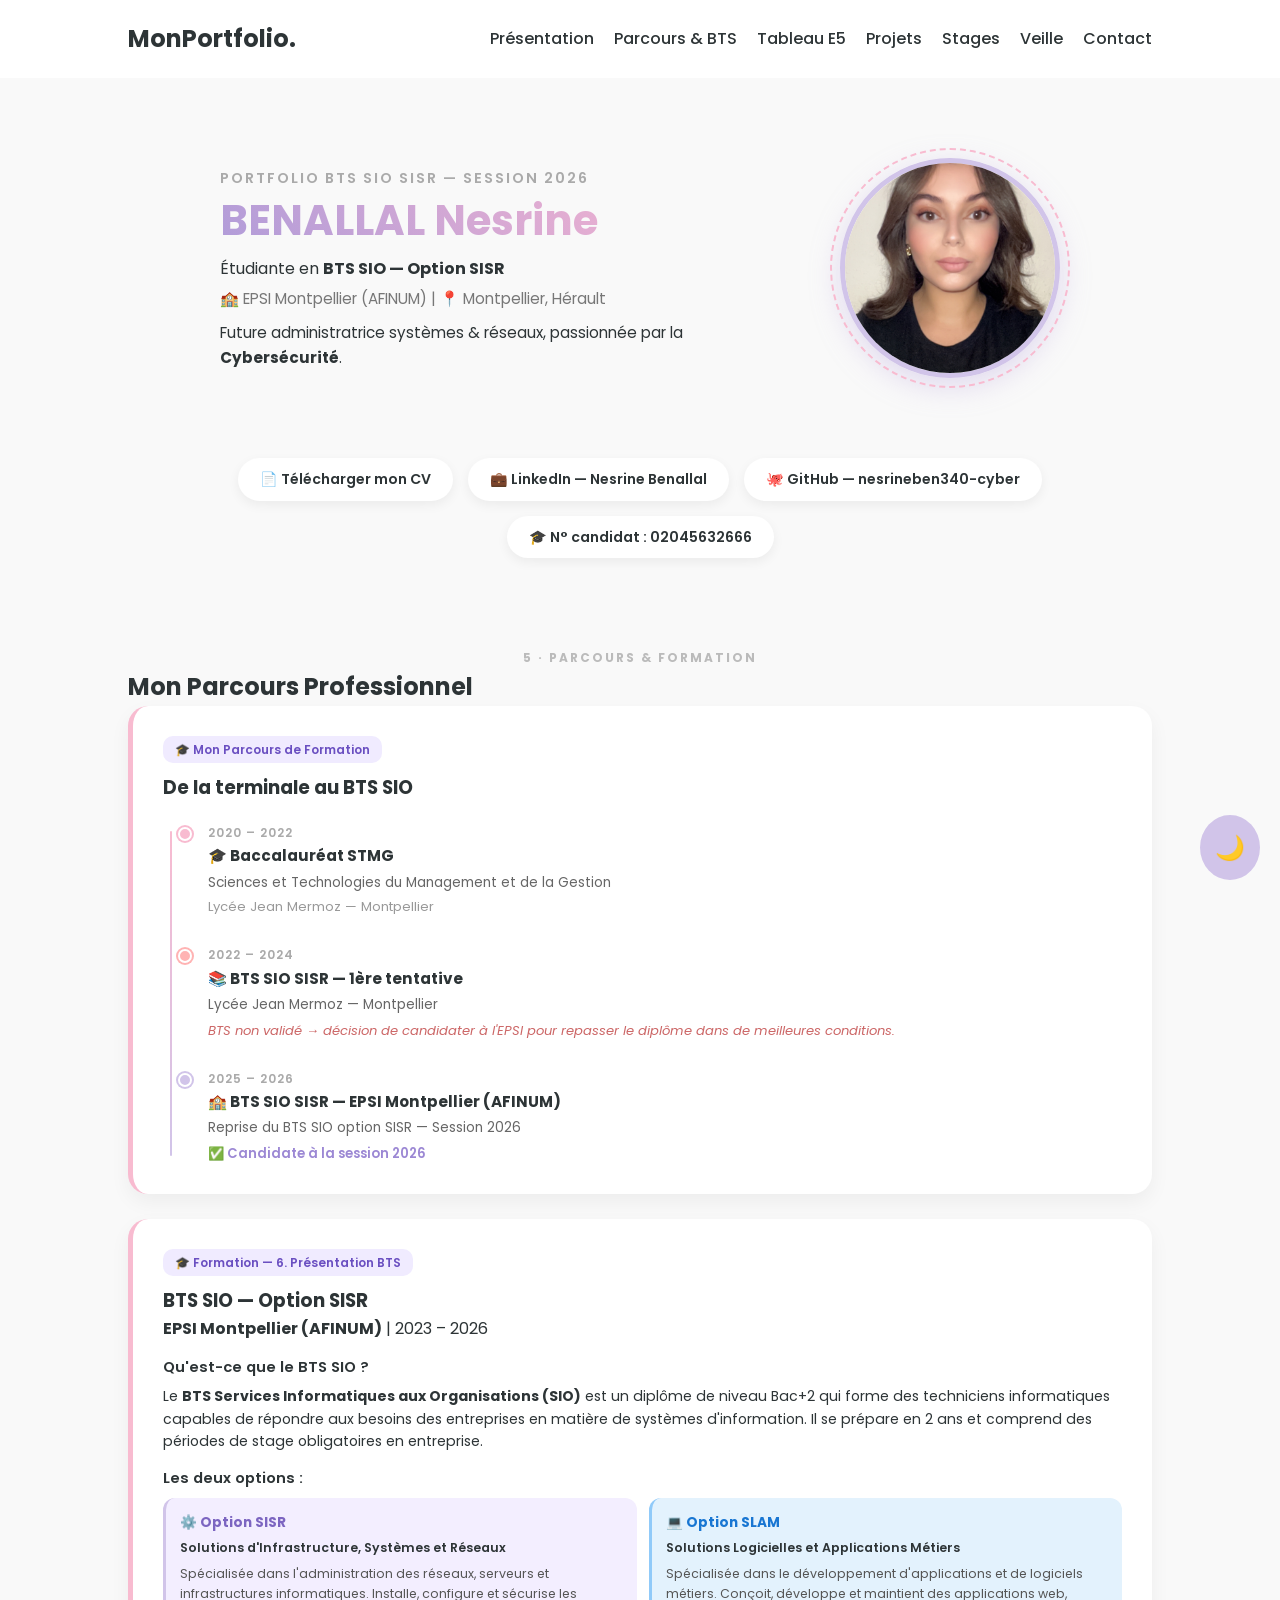
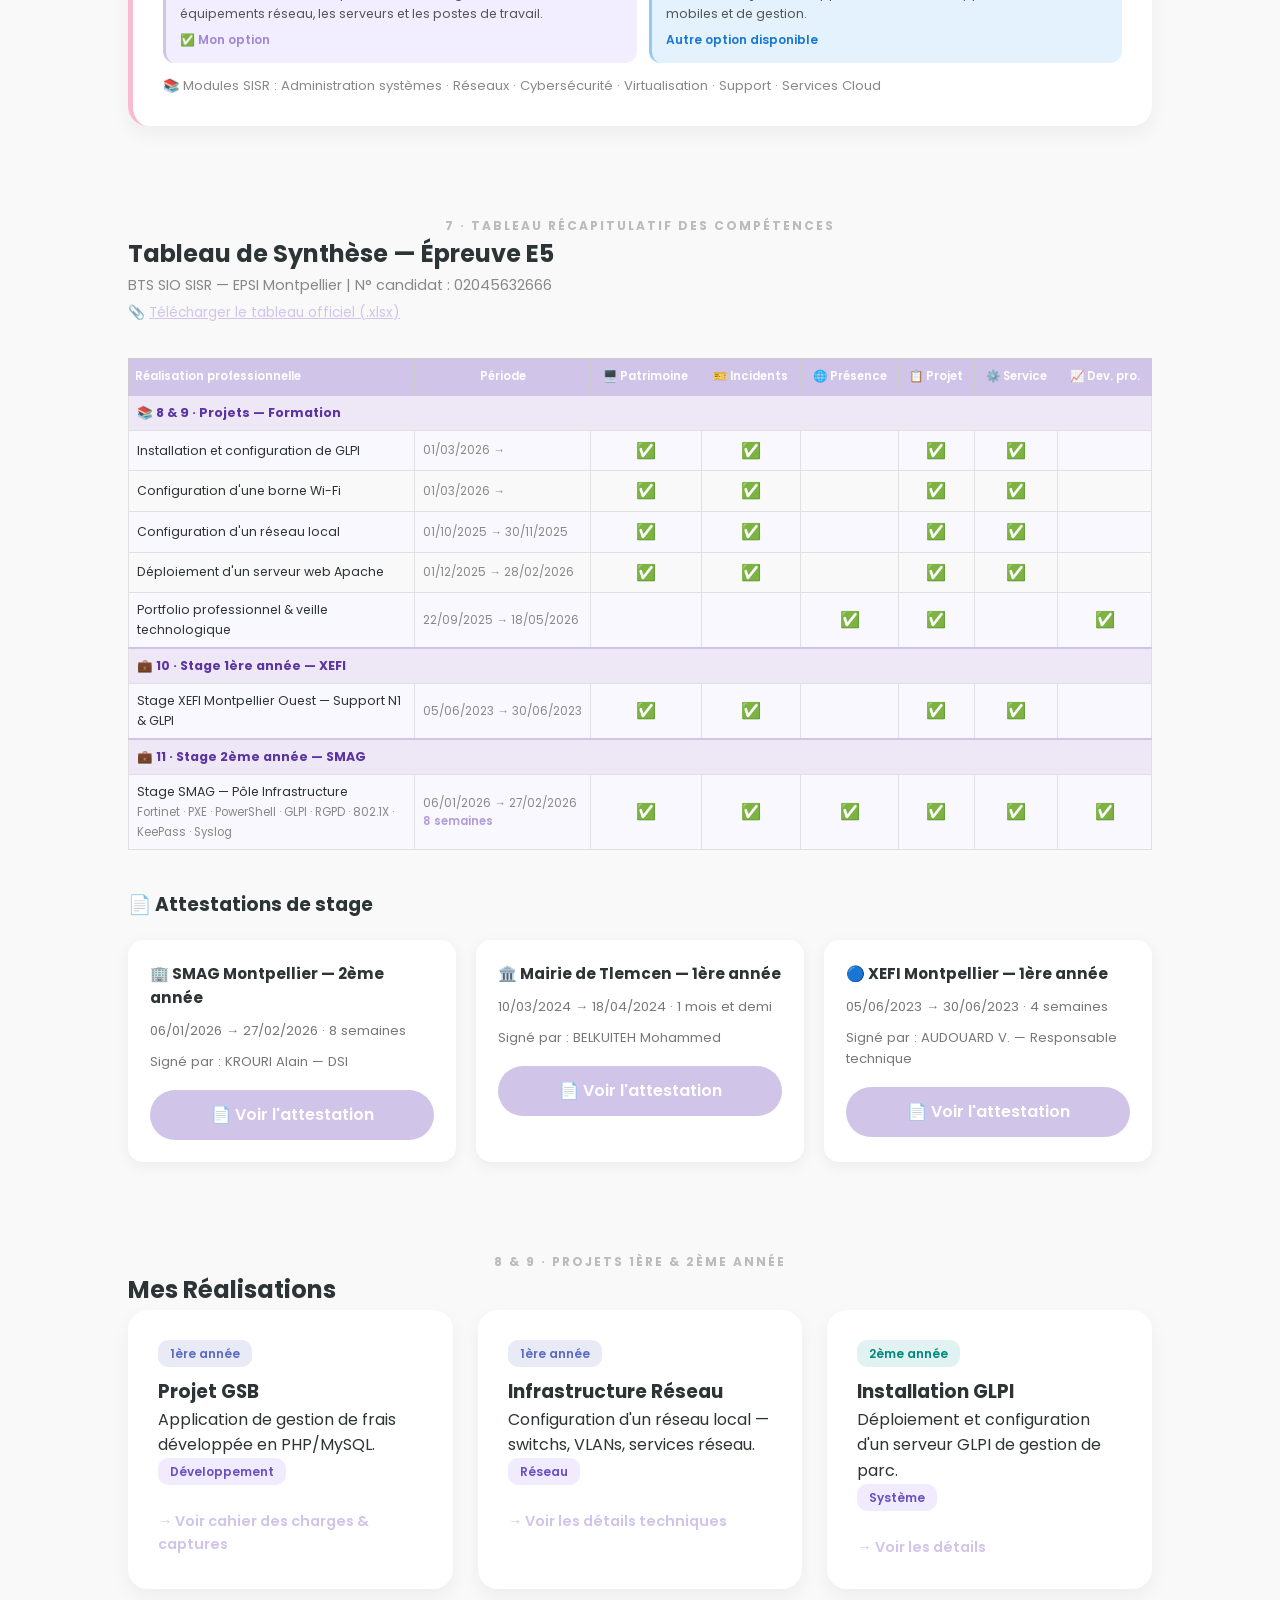
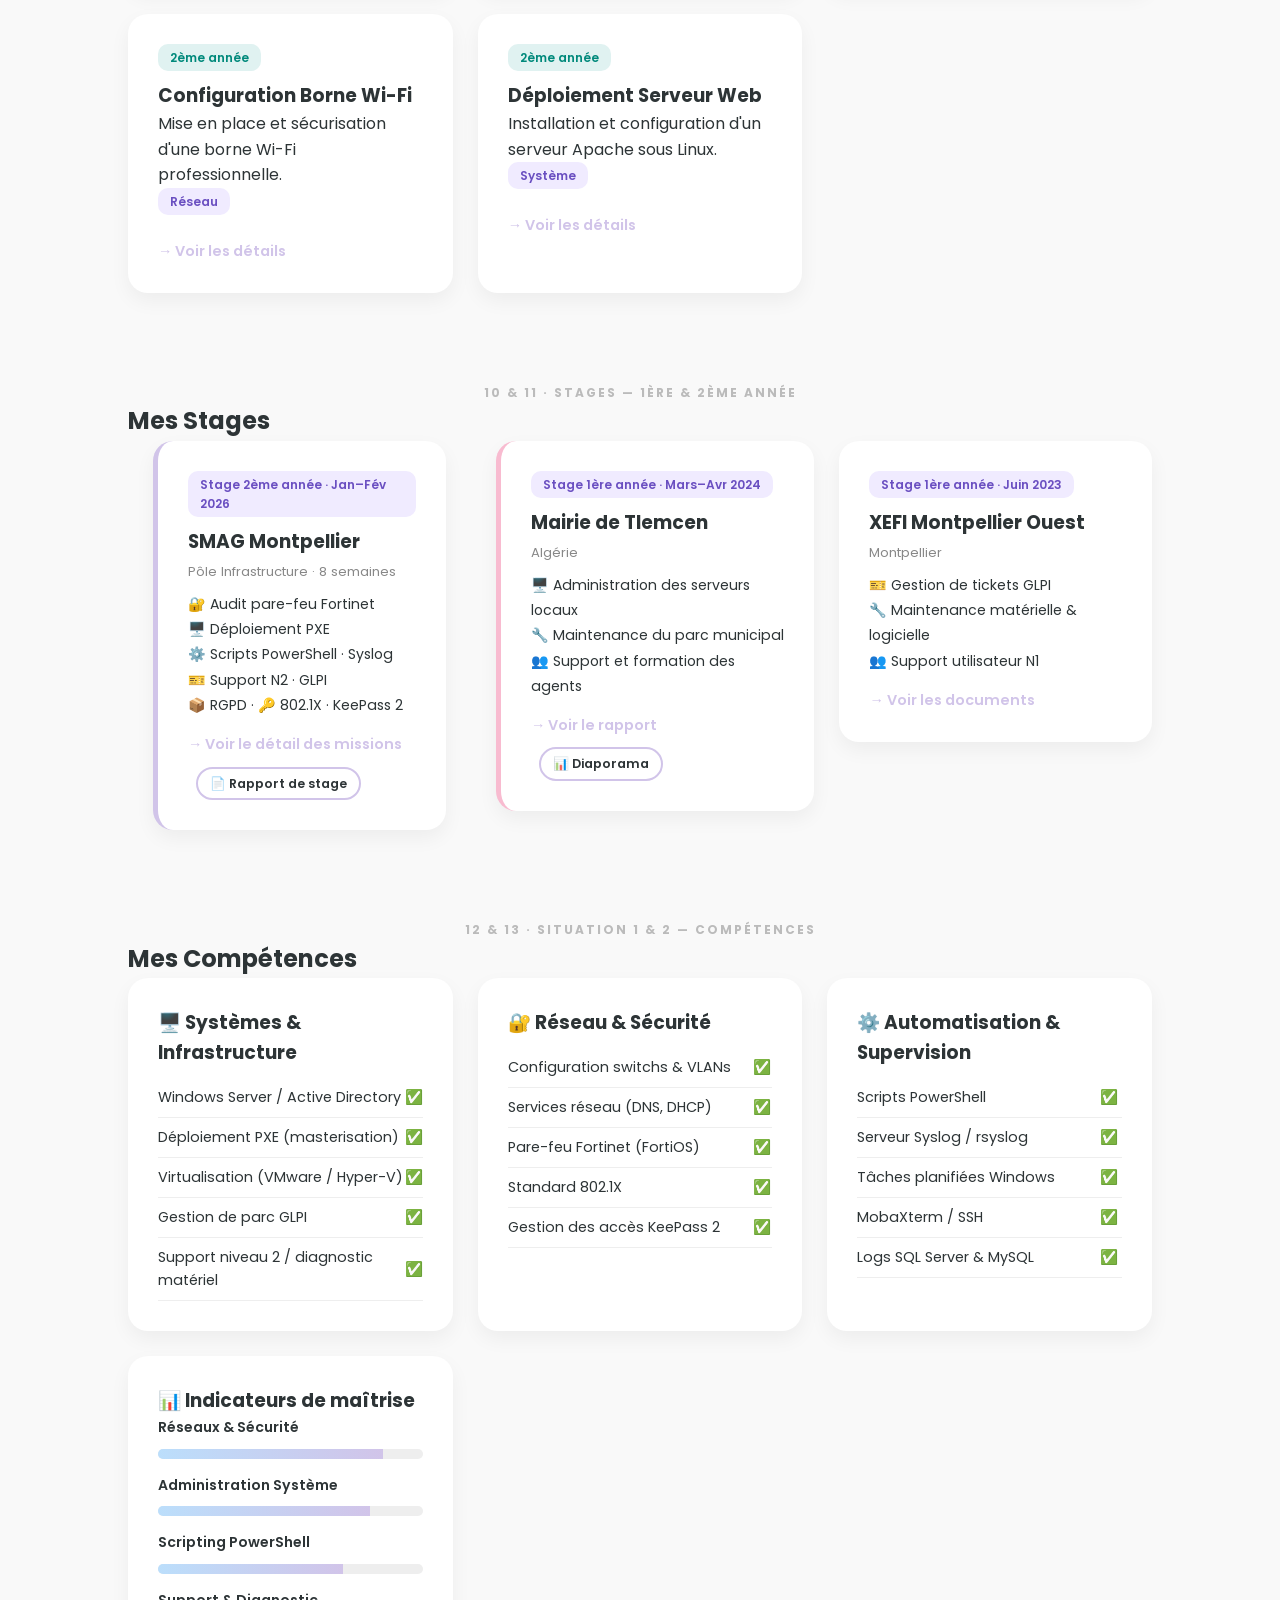
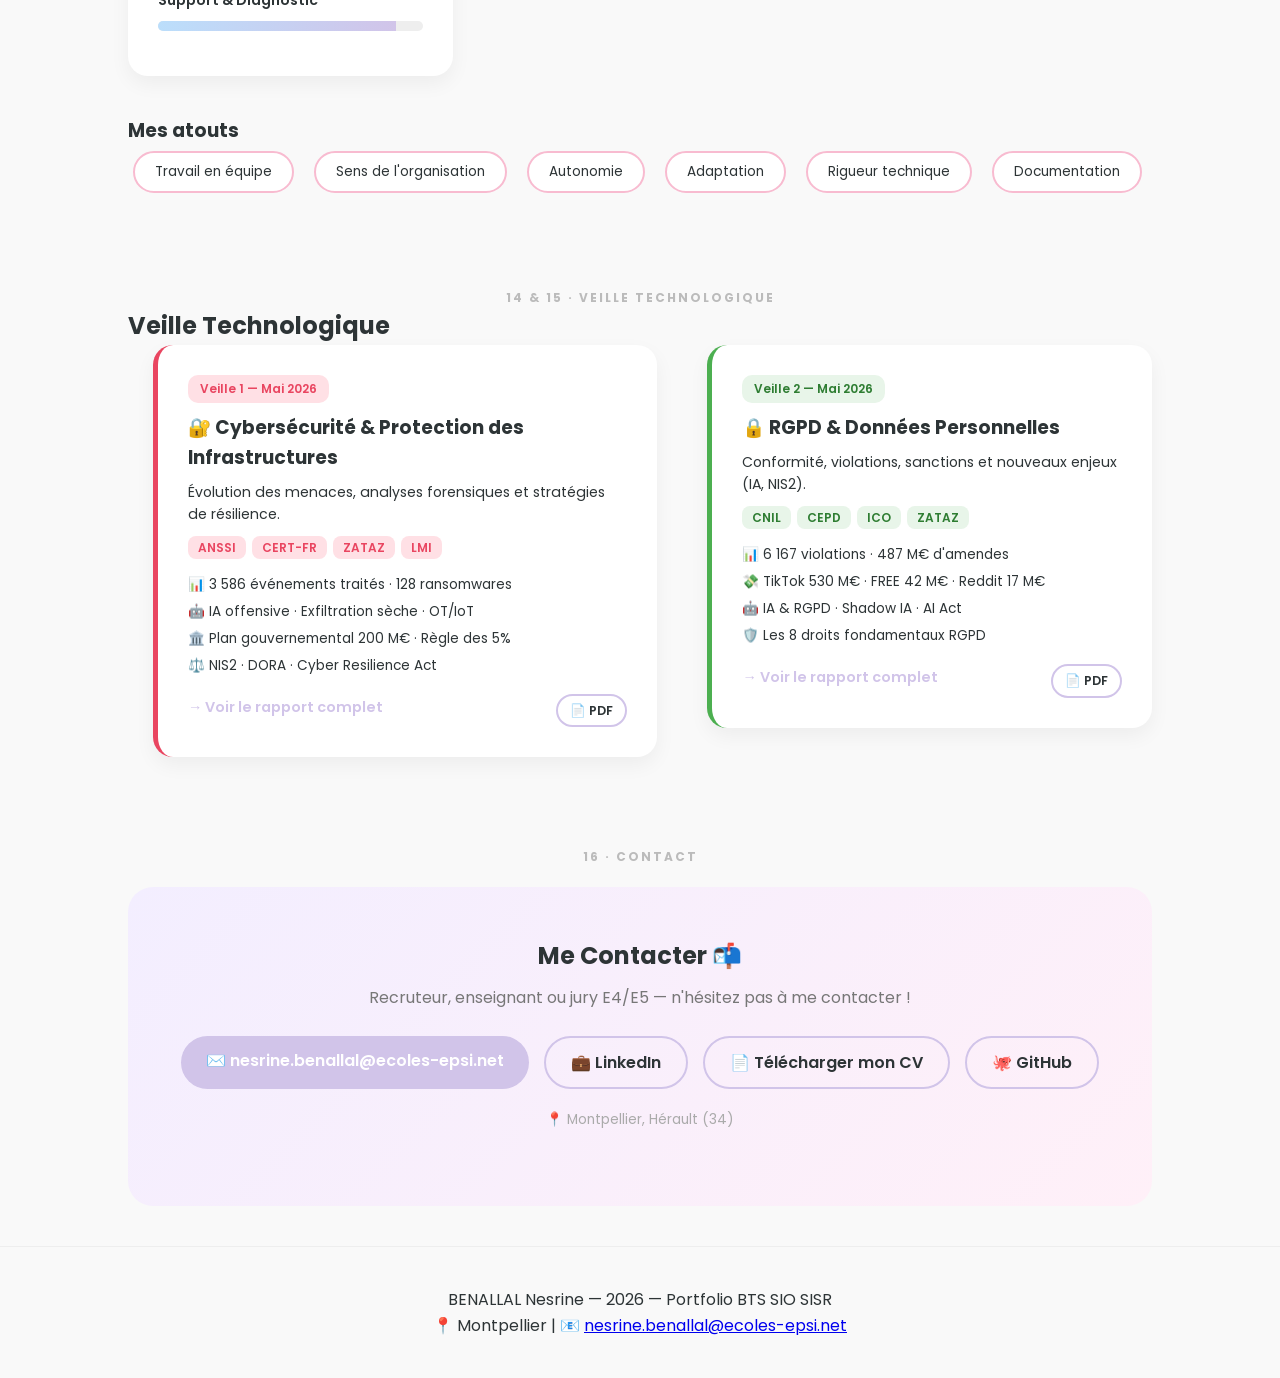
<file: index.html>
<!DOCTYPE html>
<html lang="fr">
<head>
    <meta charset="UTF-8">
    <meta name="viewport" content="width=device-width, initial-scale=1.0">
    <title>Portfolio BTS SIO SISR - Benallal Nesrine</title>
    <link rel="stylesheet" href="style.css">
    <link href="https://fonts.googleapis.com/css2?family=Poppins:wght@300;400;600&display=swap" rel="stylesheet">
    <style>
        /* HERO */
        .hero {
            display: flex; align-items: center; justify-content: center;
            gap: 60px; padding: 80px 10%; text-align: left;
        }
        .hero-content { flex: 1; max-width: 560px; }
        .hero-name {
            font-size: 2.6rem; font-weight: 700; line-height: 1.1;
            background: linear-gradient(45deg, #b19cd9, #ffb7ce);
            -webkit-background-clip: text; -webkit-text-fill-color: transparent;
            margin-bottom: 6px;
        }
        .hero-photo-wrap { flex-shrink: 0; position: relative; }
        .hero-photo {
            width: 220px; height: 220px; border-radius: 50%;
            object-fit: cover; object-position: top center;
            border: 5px solid var(--purple);
            box-shadow: 0 8px 30px rgba(177,156,217,0.35); display: block;
        }
        .hero-photo-ring {
            position: absolute; inset: -10px; border-radius: 50%;
            border: 2px dashed var(--pink);
            animation: spin-slow 18s linear infinite;
        }
        @keyframes spin-slow { to { transform: rotate(360deg); } }

        /* INFO CARDS SOUS LE HERO */
        .info-bar {
            display: flex; flex-wrap: wrap; gap: 15px;
            padding: 0 10% 40px; justify-content: center;
        }
        .info-chip {
            background: var(--white); border-radius: 50px;
            padding: 10px 22px; font-size: 0.88rem; font-weight: 600;
            box-shadow: 0 4px 12px rgba(0,0,0,0.06);
            display: flex; align-items: center; gap: 8px;
            text-decoration: none; color: var(--dark);
            transition: 0.2s;
        }
        .info-chip:hover { transform: translateY(-3px); border: 1px solid var(--purple); }
        .dark-theme .info-chip { background: #252545; color: white; }

        /* TABLEAU DE SYNTHÈSE */
        .synthese-table { width: 100%; border-collapse: collapse; font-size: 0.78rem; margin-top: 15px; }
        .synthese-table th {
            background: var(--purple); color: #fff; padding: 8px 6px;
            text-align: center; font-weight: 600; font-size: 0.72rem; border: 1px solid #ccc;
        }
        .synthese-table td { padding: 7px 8px; border: 1px solid #e0e0e0; vertical-align: middle; }
        .synthese-table tr:nth-child(even) td { background: #faf8ff; }
        .dark-theme .synthese-table tr:nth-child(even) td { background: #1e1c38; }
        .dark-theme .synthese-table td { border-color: #3a3660; color: white; }
        .dark-theme .synthese-table th { background: #6a55aa; }
        .synthese-table .check { text-align: center; font-size: 1rem; }
        .synthese-table .periode { font-size: 0.72rem; color: #888; white-space: nowrap; }
        .dark-theme .synthese-table .periode { color: #aaa; }
        .synthese-table .section-header td {
            background: #ede7f6; font-weight: 700; font-size: 0.78rem;
            color: #5c35a0; border-top: 2px solid var(--purple);
        }
        .dark-theme .synthese-table .section-header td { background: #2a2050; color: #c5b0f0; }

        /* ATTESTATIONS */
        .attest-grid { display: grid; grid-template-columns: repeat(auto-fit, minmax(250px, 1fr)); gap: 20px; margin-top: 20px; }
        .attest-card {
            background: var(--white); border-radius: 15px;
            box-shadow: 0 4px 15px rgba(0,0,0,0.06);
            padding: 22px; display: flex; flex-direction: column; gap: 10px;
        }
        .dark-theme .attest-card { background: #252545; }
        .attest-card h4 { font-size: 0.95rem; margin: 0; }
        .attest-card p { font-size: 0.82rem; color: #777; margin: 0; }
        .dark-theme .attest-card p { color: #aaa; }

        /* SECTION CONTACT */
        .contact-section {
            background: linear-gradient(135deg, #f3eeff, #fff0f8);
            border-radius: 25px; padding: 50px; text-align: center; margin-top: 20px;
        }
        .dark-theme .contact-section { background: linear-gradient(135deg, #1e1a35, #251a30); }
        .contact-section h2 { margin-bottom: 10px; }
        .contact-section p { color: #777; margin-bottom: 25px; }
        .dark-theme .contact-section p { color: #aaa; }
        .contact-links { display: flex; justify-content: center; flex-wrap: wrap; gap: 15px; }

        /* SÉPARATEUR DE SECTION */
        .section-divider {
            text-align: center; padding: 10px 0 0;
            font-size: 0.75rem; font-weight: 700; letter-spacing: 2px;
            text-transform: uppercase; color: #bbb;
        }

        @media screen and (max-width: 768px) {
            .hero { flex-direction: column-reverse; text-align: center; gap: 30px; padding: 50px 6%; }
            .hero-photo { width: 160px; height: 160px; }
            .synthese-table { font-size: 0.68rem; }
            .info-bar { padding: 0 6% 30px; }
        }
    </style>
</head>
<body>
    <button id="theme-toggle" class="theme-btn">🌙</button>
    <nav>
        <div class="logo">MonPortfolio.</div>
        <div class="burger" id="burger"><span></span><span></span><span></span></div>
        <ul class="nav-links" id="nav-links">
            <li><a href="#presentation">Présentation</a></li>
            <li><a href="#parcours">Parcours & BTS</a></li>
            <li><a href="#synthese">Tableau E5</a></li>
            <li><a href="#projets">Projets</a></li>
            <li><a href="#stages">Stages</a></li>
            <li><a href="#veille">Veille</a></li>
            <li><a href="#contact">Contact</a></li>
            
        </ul>
    </nav>

    <!-- ===== 1. PRÉSENTATION PERSONNELLE ===== -->
    <header class="hero" id="presentation">
        <div class="hero-content">
            <p style="font-size:0.9rem; font-weight:600; color:#aaa; letter-spacing:2px; text-transform:uppercase; margin-bottom:8px;">Portfolio BTS SIO SISR — Session 2026</p>
            <div class="hero-name">BENALLAL Nesrine</div>
            <p style="font-size: 1rem; margin: 12px 0 6px;">Étudiante en <strong>BTS SIO — Option SISR</strong></p>
            <p style="font-size: 0.95rem; color: #777;">🏫 EPSI Montpellier (AFINUM) | 📍 Montpellier, Hérault</p>
            <p style="font-size: 0.95rem; margin-top: 10px;">Future administratrice systèmes & réseaux, passionnée par la <strong>Cybersécurité</strong>.</p>

        </div>
        <div class="hero-photo-wrap">
            <div class="hero-photo-ring"></div>
            <img src="photo-nesrine.png" alt="Photo de Benallal Nesrine" class="hero-photo">
        </div>
    </header>

    <!-- ===== 2. CV + 3. LINKEDIN + 4. GITHUB ===== -->
    <div class="info-bar">
        <a href="CV Benallal Nesrine.pdf" download class="info-chip">📄 Télécharger mon CV</a>
        <a href="https://www.linkedin.com/in/nesrine-benallal-472a7b250" target="_blank" class="info-chip">💼 LinkedIn — Nesrine Benallal</a>
        <a href="https://github.com/nesrineben340-cyber/portfolio-nesrine" target="_blank" class="info-chip">🐙 GitHub — nesrineben340-cyber</a>
        <span class="info-chip">🎓 N° candidat : 02045632666</span>
    </div>

    <!-- ===== 5. PARCOURS + 6. PRÉSENTATION BTS ===== -->
    <section id="parcours" class="container">
        <div class="section-divider">5 · Parcours & Formation</div>
        <h2>Mon Parcours Professionnel</h2>

            <!-- TIMELINE PARCOURS pleine largeur -->
            <div class="card" style="border-left: 5px solid var(--pink); margin-bottom: 25px;">
                <span class="tag">🎓 Mon Parcours de Formation</span>
                <h3>De la terminale au BTS SIO</h3>
                <div style="margin-top: 20px; position: relative; padding-left: 20px;">
                    <!-- Ligne verticale -->
                    <div style="position:absolute; left:7px; top:8px; bottom:8px; width:2px; background: linear-gradient(to bottom, var(--pink), var(--purple)); border-radius:2px;"></div>

                    <!-- Bac STMG -->
                    <div style="position:relative; margin-bottom:28px; padding-left:25px;">
                        <div style="position:absolute; left:-5px; top:4px; width:14px; height:14px; border-radius:50%; background:var(--pink); border:2px solid white; box-shadow:0 0 0 2px var(--pink);"></div>
                        <p style="font-size:0.75rem; color:#aaa; font-weight:600; text-transform:uppercase; letter-spacing:1px;">2020 – 2022</p>
                        <p style="font-weight:700; font-size:0.95rem; margin-top:2px;">🎓 Baccalauréat STMG</p>
                        <p style="font-size:0.85rem; color:#666; margin-top:3px;">Sciences et Technologies du Management et de la Gestion</p>
                        <p style="font-size:0.82rem; color:#999; margin-top:3px;">Lycée Jean Mermoz — Montpellier</p>
                    </div>

                    <!-- BTS Lycée Jean Mermoz -->
                    <div style="position:relative; margin-bottom:28px; padding-left:25px;">
                        <div style="position:absolute; left:-5px; top:4px; width:14px; height:14px; border-radius:50%; background:#ffb3b3; border:2px solid white; box-shadow:0 0 0 2px #ffb3b3;"></div>
                        <p style="font-size:0.75rem; color:#aaa; font-weight:600; text-transform:uppercase; letter-spacing:1px;">2022 – 2024</p>
                        <p style="font-weight:700; font-size:0.95rem; margin-top:2px;">📚 BTS SIO SISR — 1ère tentative</p>
                        <p style="font-size:0.85rem; color:#666; margin-top:3px;">Lycée Jean Mermoz — Montpellier</p>
                        <p style="font-size:0.82rem; color:#cc6666; margin-top:4px; font-style:italic;">BTS non validé → décision de candidater à l'EPSI pour repasser le diplôme dans de meilleures conditions.</p>
                    </div>

                    <!-- EPSI -->
                    <div style="position:relative; padding-left:25px;">
                        <div style="position:absolute; left:-5px; top:4px; width:14px; height:14px; border-radius:50%; background:var(--purple); border:2px solid white; box-shadow:0 0 0 2px var(--purple);"></div>
                        <p style="font-size:0.75rem; color:#aaa; font-weight:600; text-transform:uppercase; letter-spacing:1px;">2025 – 2026</p>
                        <p style="font-weight:700; font-size:0.95rem; margin-top:2px;">🏫 BTS SIO SISR — EPSI Montpellier (AFINUM)</p>
                        <p style="font-size:0.85rem; color:#666; margin-top:3px;">Reprise du BTS SIO option SISR — Session 2026</p>
                        <p style="font-size:0.82rem; color:#9c88d4; margin-top:4px; font-weight:600;">✅ Candidate à la session 2026</p>
                    </div>
                </div>
            </div>

        <div style="display: grid; grid-template-columns: 1fr; gap: 25px;">

            <!-- BTS explication -->
            <div class="card" style="border-left: 5px solid var(--pink);">
                <span class="tag">🎓 Formation — 6. Présentation BTS</span>
                <h3>BTS SIO — Option SISR</h3>
                <p><strong>EPSI Montpellier (AFINUM)</strong> | 2023 – 2026</p>

                <p style="margin-top: 14px; font-size:0.92rem; font-weight:600;">Qu'est-ce que le BTS SIO ?</p>
                <p style="font-size:0.88rem; margin-top:6px;">
                    Le <strong>BTS Services Informatiques aux Organisations (SIO)</strong> est un diplôme
                    de niveau Bac+2 qui forme des techniciens informatiques capables de répondre aux besoins
                    des entreprises en matière de systèmes d'information. Il se prépare en 2 ans et comprend
                    des périodes de stage obligatoires en entreprise.
                </p>

                <p style="margin-top: 14px; font-size:0.92rem; font-weight:600;">Les deux options :</p>

                <div style="margin-top: 8px; display: grid; grid-template-columns: 1fr 1fr; gap: 12px;">
                    <div style="background: #f3eeff; border-radius: 12px; padding: 14px; border-left: 3px solid var(--purple);">
                        <p style="font-weight:700; font-size:0.85rem; color:#7c65c1;">⚙️ Option SISR</p>
                        <p style="font-size:0.78rem; margin-top:4px; font-weight:600;">Solutions d'Infrastructure, Systèmes et Réseaux</p>
                        <p style="font-size:0.78rem; margin-top:6px; color:#555;">
                            Spécialisée dans l'administration des réseaux, serveurs et infrastructures informatiques.
                            Installe, configure et sécurise les équipements réseau, les serveurs et les postes de travail.
                        </p>
                        <p style="font-size:0.75rem; margin-top:6px; color:#9c88d4; font-weight:600;">✅ Mon option</p>
                    </div>
                    <div style="background: #e3f2fd; border-radius: 12px; padding: 14px; border-left: 3px solid #90caf9;">
                        <p style="font-weight:700; font-size:0.85rem; color:#1976d2;">💻 Option SLAM</p>
                        <p style="font-size:0.78rem; margin-top:4px; font-weight:600;">Solutions Logicielles et Applications Métiers</p>
                        <p style="font-size:0.78rem; margin-top:6px; color:#555;">
                            Spécialisée dans le développement d'applications et de logiciels métiers.
                            Conçoit, développe et maintient des applications web, mobiles et de gestion.
                        </p>
                        <p style="font-size:0.75rem; margin-top:6px; color:#1976d2; font-weight:600;">Autre option disponible</p>
                    </div>
                </div>

                <p style="margin-top: 12px; font-size:0.82rem; color:#888;">
                    📚 Modules SISR : Administration systèmes · Réseaux · Cybersécurité · Virtualisation · Support · Services Cloud
                </p>
            </div>

        </div>
    </section>

    <!-- ===== 7. TABLEAU RÉCAPITULATIF COMPÉTENCES E5 ===== -->
    <section id="synthese" class="container">
        <div class="section-divider">7 · Tableau récapitulatif des compétences</div>
        <h2>Tableau de Synthèse — Épreuve E5</h2>
        <p style="color:#888; font-size:0.9rem; margin-bottom: 5px;">
            BTS SIO SISR — EPSI Montpellier | N° candidat : 02045632666
        </p>
        <p style="color:#888; font-size:0.85rem; margin-bottom: 20px;">
            📎 <a href="tableau_competences_complet.xlsx" download style="color: var(--purple);">Télécharger le tableau officiel (.xlsx)</a>
        </p>
        <div style="overflow-x: auto;">
        <table class="synthese-table">
            <thead>
                <tr>
                    <th style="width:28%; text-align:left;">Réalisation professionnelle</th>
                    <th style="width:14%;">Période</th>
                    <th title="Gérer le patrimoine informatique">🖥️ Patrimoine</th>
                    <th title="Répondre aux incidents et demandes">🎫 Incidents</th>
                    <th title="Développer la présence en ligne">🌐 Présence</th>
                    <th title="Travailler en mode projet">📋 Projet</th>
                    <th title="Mettre à disposition un service informatique">⚙️ Service</th>
                    <th title="Organiser son développement professionnel">📈 Dev. pro.</th>
                </tr>
            </thead>
            <tbody>
                <tr class="section-header"><td colspan="8">📚 8 & 9 · Projets — Formation</td></tr>
                <tr>
                    <td>Installation et configuration de GLPI</td>
                    <td class="periode">01/03/2026 →</td>
                    <td class="check">✅</td><td class="check">✅</td><td class="check"></td><td class="check">✅</td><td class="check">✅</td><td class="check"></td>
                </tr>
                <tr>
                    <td>Configuration d'une borne Wi-Fi</td>
                    <td class="periode">01/03/2026 →</td>
                    <td class="check">✅</td><td class="check">✅</td><td class="check"></td><td class="check">✅</td><td class="check">✅</td><td class="check"></td>
                </tr>
                <tr>
                    <td>Configuration d'un réseau local</td>
                    <td class="periode">01/10/2025 → 30/11/2025</td>
                    <td class="check">✅</td><td class="check">✅</td><td class="check"></td><td class="check">✅</td><td class="check">✅</td><td class="check"></td>
                </tr>
                <tr>
                    <td>Déploiement d'un serveur web Apache</td>
                    <td class="periode">01/12/2025 → 28/02/2026</td>
                    <td class="check">✅</td><td class="check">✅</td><td class="check"></td><td class="check">✅</td><td class="check">✅</td><td class="check"></td>
                </tr>
                <tr>
                    <td>Portfolio professionnel & veille technologique</td>
                    <td class="periode">22/09/2025 → 18/05/2026</td>
                    <td class="check"></td><td class="check"></td><td class="check">✅</td><td class="check">✅</td><td class="check"></td><td class="check">✅</td>
                </tr>

                <tr class="section-header"><td colspan="8">💼 10 · Stage 1ère année — XEFI</td></tr>
                <tr>
                    <td>Stage XEFI Montpellier Ouest — Support N1 & GLPI</td>
                    <td class="periode">05/06/2023 → 30/06/2023</td>
                    <td class="check">✅</td><td class="check">✅</td><td class="check"></td><td class="check">✅</td><td class="check">✅</td><td class="check"></td>
                </tr>

                <tr class="section-header"><td colspan="8">💼 11 · Stage 2ème année — SMAG</td></tr>
                <tr>
                    <td>
                        Stage SMAG — Pôle Infrastructure<br>
                        <span style="font-size:0.72rem; color:#888;">Fortinet · PXE · PowerShell · GLPI · RGPD · 802.1X · KeePass · Syslog</span>
                    </td>
                    <td class="periode">06/01/2026 → 27/02/2026<br><span style="color:#b19cd9; font-weight:600;">8 semaines</span></td>
                    <td class="check">✅</td><td class="check">✅</td><td class="check">✅</td><td class="check">✅</td><td class="check">✅</td><td class="check">✅</td>
                </tr>
            </tbody>
        </table>
        </div>

        <!-- ATTESTATIONS -->
        <h3 style="margin-top: 40px;">📄 Attestations de stage</h3>
        <div class="attest-grid">
            <div class="attest-card">
                <h4>🏢 SMAG Montpellier — 2ème année</h4>
                <p>06/01/2026 → 27/02/2026 · 8 semaines</p>
                <p>Signé par : KROURI Alain — DSI</p>
                <a href="attestation%20de%20stage%20smag.pdf" target="_blank" class="btn-main" style="text-align:center; margin-top: 8px;">📄 Voir l'attestation</a>
            </div>
            <div class="attest-card">
                <h4>🏛️ Mairie de Tlemcen — 1ère année</h4>
                <p>10/03/2024 → 18/04/2024 · 1 mois et demi</p>
                <p>Signé par : BELKUITEH Mohammed</p>
                <a href="attestation-de-stage-mairie-de-tlemcen.pdf" target="_blank" class="btn-main" style="text-align:center; margin-top: 8px;">📄 Voir l'attestation</a>
            </div>
            <div class="attest-card">
                <h4>🔵 XEFI Montpellier — 1ère année</h4>
                <p>05/06/2023 → 30/06/2023 · 4 semaines</p>
                <p>Signé par : AUDOUARD V. — Responsable technique</p>
                <a href="Attestation%20de%20stage%201.pdf" target="_blank" class="btn-main" style="text-align:center; margin-top: 8px;">📄 Voir l'attestation</a>
            </div>
        </div>
    </section>

    <!-- ===== 8 & 9. PROJETS ===== -->
    <section id="projets" class="container">
        <div class="section-divider">8 & 9 · Projets 1ère & 2ème année</div>
        <h2>Mes Réalisations</h2>
        <div class="grid">
            <a href="projet-gsb.html" class="card-link">
                <div class="card">
                    <span class="tag" style="background:#e8eaf6; color:#5c6bc0;">1ère année</span>
                    <h3>Projet GSB</h3>
                    <p>Application de gestion de frais développée en PHP/MySQL.</p>
                    <span class="tag">Développement</span>
                    <p class="click-info">→ Voir cahier des charges & captures</p>
                </div>
            </a>
            <a href="projet-reseau.html" class="card-link">
                <div class="card">
                    <span class="tag" style="background:#e8eaf6; color:#5c6bc0;">1ère année</span>
                    <h3>Infrastructure Réseau</h3>
                    <p>Configuration d'un réseau local — switchs, VLANs, services réseau.</p>
                    <span class="tag">Réseau</span>
                    <p class="click-info">→ Voir les détails techniques</p>
                </div>
            </a>
            <a href="projet-glpi.html" class="card-link">
                <div class="card">
                    <span class="tag" style="background:#e0f2f1; color:#00897b;">2ème année</span>
                    <h3>Installation GLPI</h3>
                    <p>Déploiement et configuration d'un serveur GLPI de gestion de parc.</p>
                    <span class="tag">Système</span>
                    <p class="click-info">→ Voir les détails</p>
                </div>
            </a>
            <a href="projet-wifi.html" class="card-link">
                <div class="card">
                    <span class="tag" style="background:#e0f2f1; color:#00897b;">2ème année</span>
                    <h3>Configuration Borne Wi-Fi</h3>
                    <p>Mise en place et sécurisation d'une borne Wi-Fi professionnelle.</p>
                    <span class="tag">Réseau</span>
                    <p class="click-info">→ Voir les détails</p>
                </div>
            </a>
            <a href="projet-serveur-web.html" class="card-link">
                <div class="card">
                    <span class="tag" style="background:#e0f2f1; color:#00897b;">2ème année</span>
                    <h3>Déploiement Serveur Web</h3>
                    <p>Installation et configuration d'un serveur Apache sous Linux.</p>
                    <span class="tag">Système</span>
                    <p class="click-info">→ Voir les détails</p>
                </div>
            </a>
        </div>
    </section>

    <!-- ===== 10 & 11. STAGES DÉTAILLÉS ===== -->
        <section id="stages" class="container" style="overflow: visible;">
        <div class="section-divider">10 & 11 · Stages — 1ère & 2ème année</div>
        <h2>Mes Stages</h2>
        <div style="display: flex !important; gap: 25px; align-items: flex-start; width: 100%;">

            <!-- SMAG - 2ème année -->
            <a href="stage-smag.html" class="card-link">
                <div class="card" style="border-left: 5px solid var(--purple);">
                    <span class="tag">Stage 2ème année · Jan–Fév 2026</span>
                    <h3>SMAG Montpellier</h3>
                    <p style="font-size:0.82rem; color:#888; margin-top:4px;">Pôle Infrastructure · 8 semaines</p>
                    <p style="margin-top: 10px; font-size: 0.88rem; line-height:1.8;">
                        🔐 Audit pare-feu Fortinet<br>
                        🖥️ Déploiement PXE<br>
                        ⚙️ Scripts PowerShell · Syslog<br>
                        🎫 Support N2 · GLPI<br>
                        📦 RGPD · 🔑 802.1X · KeePass 2
                    </p>
                    <p class="click-info">→ Voir le détail des missions</p>
                    <div style="display:flex; gap:8px; flex-wrap:wrap; margin-top:10px;">
                        <a href="Rapport de stage SAMG.pdf" target="_blank" class="btn-secondary" style="font-size:0.78rem; padding:5px 12px;" onclick="event.stopPropagation();">📄 Rapport de stage</a>
                    </div>
                </div>
            </a>

            <!-- TLEMCEN - 1ère année -->
            <a href="stage-tlemcen.html" class="card-link">
                <div class="card" style="border-left: 5px solid var(--pink);">
                    <span class="tag">Stage 1ère année · Mars–Avr 2024</span>
                    <h3>Mairie de Tlemcen</h3>
                    <p style="font-size:0.82rem; color:#888; margin-top:4px;">Algérie</p>
                    <p style="margin-top: 10px; font-size: 0.88rem; line-height:1.8;">
                        🖥️ Administration des serveurs locaux<br>
                        🔧 Maintenance du parc municipal<br>
                        👥 Support et formation des agents
                    </p>
                    <p class="click-info">→ Voir le rapport</p>
                    <div style="display:flex; gap:8px; flex-wrap:wrap; margin-top:10px;">
                        <a href="diaporama-mairie-tlemcen-nesrine.pdf" target="_blank" class="btn-secondary" style="font-size:0.78rem; padding:5px 12px;" onclick="event.stopPropagation();">📊 Diaporama</a>
                    </div>
                </div>
            </a>

            <!-- XEFI - 1ère année -->
            <a href="stage-xefi.html" class="card-link">
                <div class="card">
                    <span class="tag">Stage 1ère année · Juin 2023</span>
                    <h3>XEFI Montpellier Ouest</h3>
                    <p style="font-size:0.82rem; color:#888; margin-top:4px;">Montpellier</p>
                    <p style="margin-top: 10px; font-size: 0.88rem; line-height:1.8;">
                        🎫 Gestion de tickets GLPI<br>
                        🔧 Maintenance matérielle & logicielle<br>
                        👥 Support utilisateur N1
                    </p>
                    <p class="click-info">→ Voir les documents</p>

                </div>
            </a>

        </div>
    </section>

    <!-- ===== 12 & 13. COMPÉTENCES (SITUATION 1 & 2) ===== -->
    <section id="competences" class="container">
        <div class="section-divider">12 & 13 · Situation 1 & 2 — Compétences</div>
        <h2>Mes Compétences</h2>
        <div class="grid">
            <div class="card">
                <h3>🖥️ Systèmes & Infrastructure</h3>
                <table class="comp-table">
                    <tr><td>Windows Server / Active Directory</td><td>✅</td></tr>
                    <tr><td>Déploiement PXE (masterisation)</td><td>✅</td></tr>
                    <tr><td>Virtualisation (VMware / Hyper-V)</td><td>✅</td></tr>
                    <tr><td>Gestion de parc GLPI</td><td>✅</td></tr>
                    <tr><td>Support niveau 2 / diagnostic matériel</td><td>✅</td></tr>
                </table>
            </div>
            <div class="card">
                <h3>🔐 Réseau & Sécurité</h3>
                <table class="comp-table">
                    <tr><td>Configuration switchs & VLANs</td><td>✅</td></tr>
                    <tr><td>Services réseau (DNS, DHCP)</td><td>✅</td></tr>
                    <tr><td>Pare-feu Fortinet (FortiOS)</td><td>✅</td></tr>
                    <tr><td>Standard 802.1X</td><td>✅</td></tr>
                    <tr><td>Gestion des accès KeePass 2</td><td>✅</td></tr>
                </table>
            </div>
            <div class="card">
                <h3>⚙️ Automatisation & Supervision</h3>
                <table class="comp-table">
                    <tr><td>Scripts PowerShell</td><td>✅</td></tr>
                    <tr><td>Serveur Syslog / rsyslog</td><td>✅</td></tr>
                    <tr><td>Tâches planifiées Windows</td><td>✅</td></tr>
                    <tr><td>MobaXterm / SSH</td><td>✅</td></tr>
                    <tr><td>Logs SQL Server & MySQL</td><td>✅</td></tr>
                </table>
            </div>
            <div class="card">
                <h3>📊 Indicateurs de maîtrise</h3>
                <div class="comp-item-mini">
                    <p>Réseaux & Sécurité</p>
                    <div class="progress-bar"><div class="progress" data-progress="85%"></div></div>
                </div>
                <div class="comp-item-mini">
                    <p>Administration Système</p>
                    <div class="progress-bar"><div class="progress" data-progress="80%"></div></div>
                </div>
                <div class="comp-item-mini">
                    <p>Scripting PowerShell</p>
                    <div class="progress-bar"><div class="progress" data-progress="70%"></div></div>
                </div>
                <div class="comp-item-mini">
                    <p>Support & Diagnostic</p>
                    <div class="progress-bar"><div class="progress" data-progress="90%"></div></div>
                </div>
            </div>
        </div>
        <div class="soft-skills-container" style="margin-top: 40px;">
            <h3>Mes atouts</h3>
            <div class="skills-tags">
                <span class="skill-bubble">Travail en équipe</span>
                <span class="skill-bubble">Sens de l'organisation</span>
                <span class="skill-bubble">Autonomie</span>
                <span class="skill-bubble">Adaptation</span>
                <span class="skill-bubble">Rigueur technique</span>
                <span class="skill-bubble">Documentation</span>
            </div>
        </div>
    </section>

    <!-- ===== 14 & 15. VEILLE ===== -->
    <section id="veille" class="container">
        <div class="section-divider">14 & 15 · Veille Technologique</div>
        <h2>Veille Technologique</h2>
        <div style="display: flex !important; gap: 25px; width: 100%;">

            <!-- VEILLE 1 - CYBERSÉCURITÉ -->
            <a href="veille-cybersecurite.html" class="card-link" style="flex:1; min-width:0; display:block;">
                <div class="card" style="border-left: 5px solid #e94560;">
                    <span class="tag" style="background:#ffe0e5; color:#e94560;">Veille 1 — Mai 2026</span>
                    <h3>🔐 Cybersécurité & Protection des Infrastructures</h3>
                    <p style="margin-top:8px; font-size:0.88rem;">Évolution des menaces, analyses forensiques et stratégies de résilience.</p>
                    <div style="margin-top:10px; display:flex; flex-wrap:wrap; gap:6px;">
                        <span style="background:#ffe0e5; color:#e94560; border-radius:8px; padding:2px 10px; font-size:0.75rem; font-weight:600;">ANSSI</span>
                        <span style="background:#ffe0e5; color:#e94560; border-radius:8px; padding:2px 10px; font-size:0.75rem; font-weight:600;">CERT-FR</span>
                        <span style="background:#ffe0e5; color:#e94560; border-radius:8px; padding:2px 10px; font-size:0.75rem; font-weight:600;">ZATAZ</span>
                        <span style="background:#ffe0e5; color:#e94560; border-radius:8px; padding:2px 10px; font-size:0.75rem; font-weight:600;">LMI</span>
                    </div>
                    <ul style="list-style:none; margin-top:12px; font-size:0.85rem; line-height:2;">
                        <li>📊 3 586 événements traités · 128 ransomwares</li>
                        <li>🤖 IA offensive · Exfiltration sèche · OT/IoT</li>
                        <li>🏛️ Plan gouvernemental 200 M€ · Règle des 5%</li>
                        <li>⚖️ NIS2 · DORA · Cyber Resilience Act</li>
                    </ul>
                    <div style="display:flex; gap:10px; flex-wrap:wrap; margin-top:14px;">
                        <span class="click-info" style="margin:0;">→ Voir le rapport complet</span>
                        <a href="Veille_Cybersecurite_Mai2026_Complet.pdf" target="_blank" class="btn-secondary" style="font-size:0.78rem; padding:5px 12px;" onclick="event.stopPropagation();">📄 PDF</a>
                    </div>
                </div>
            </a>

            <!-- VEILLE 2 - RGPD -->
            <a href="veille-rgpd.html" class="card-link" style="flex:1; min-width:0; display:block;">
                <div class="card" style="border-left: 5px solid #4caf50;">
                    <span class="tag" style="background:#e8f5e9; color:#2e7d32;">Veille 2 — Mai 2026</span>
                    <h3>🔒 RGPD & Données Personnelles</h3>
                    <p style="margin-top:8px; font-size:0.88rem;">Conformité, violations, sanctions et nouveaux enjeux (IA, NIS2).</p>
                    <div style="margin-top:10px; display:flex; flex-wrap:wrap; gap:6px;">
                        <span style="background:#e8f5e9; color:#2e7d32; border-radius:8px; padding:2px 10px; font-size:0.75rem; font-weight:600;">CNIL</span>
                        <span style="background:#e8f5e9; color:#2e7d32; border-radius:8px; padding:2px 10px; font-size:0.75rem; font-weight:600;">CEPD</span>
                        <span style="background:#e8f5e9; color:#2e7d32; border-radius:8px; padding:2px 10px; font-size:0.75rem; font-weight:600;">ICO</span>
                        <span style="background:#e8f5e9; color:#2e7d32; border-radius:8px; padding:2px 10px; font-size:0.75rem; font-weight:600;">ZATAZ</span>
                    </div>
                    <ul style="list-style:none; margin-top:12px; font-size:0.85rem; line-height:2;">
                        <li>📊 6 167 violations · 487 M€ d'amendes</li>
                        <li>💸 TikTok 530 M€ · FREE 42 M€ · Reddit 17 M€</li>
                        <li>🤖 IA & RGPD · Shadow IA · AI Act</li>
                        <li>🛡️ Les 8 droits fondamentaux RGPD</li>
                    </ul>
                    <div style="display:flex; gap:10px; flex-wrap:wrap; margin-top:14px;">
                        <span class="click-info" style="margin:0;">→ Voir le rapport complet</span>
                        <a href="Veille_RGPD_Mai2026_Complet.pdf" target="_blank" class="btn-secondary" style="font-size:0.78rem; padding:5px 12px;" onclick="event.stopPropagation();">📄 PDF</a>
                    </div>
                </div>
            </a>

        </div>
    </section>

    <!-- ===== 16. CONTACT ===== -->
    <section id="contact" class="container">
        <div class="section-divider">16 · Contact</div>
        <div class="contact-section">
            <h2>Me Contacter 📬</h2>
            <p>Recruteur, enseignant ou jury E4/E5 — n'hésitez pas à me contacter !</p>
            <div class="contact-links">
                <a href="mailto:nesrine.benallal@ecoles-epsi.net" class="btn-main">✉️ nesrine.benallal@ecoles-epsi.net</a>
                <a href="https://www.linkedin.com/in/nesrine-benallal-472a7b250" target="_blank" class="btn-secondary">💼 LinkedIn</a>
                <a href="CV Benallal Nesrine.pdf" download class="btn-secondary">📄 Télécharger mon CV</a>
                <a href="https://github.com/nesrineben340-cyber/portfolio-nesrine" target="_blank" class="btn-secondary">🐙 GitHub</a>
            </div>
            <p style="margin-top: 20px; font-size: 0.85rem; color: #aaa;">📍 Montpellier, Hérault (34)</p>
        </div>
    </section>

    <footer>
        <p>BENALLAL Nesrine — 2026 — Portfolio BTS SIO SISR</p>
        <p>📍 Montpellier | 📧 <a href="mailto:nesrine.benallal@ecoles-epsi.net">nesrine.benallal@ecoles-epsi.net</a></p>
    </footer>

    <script src="script.js"></script>
</body>
</html>
</file>
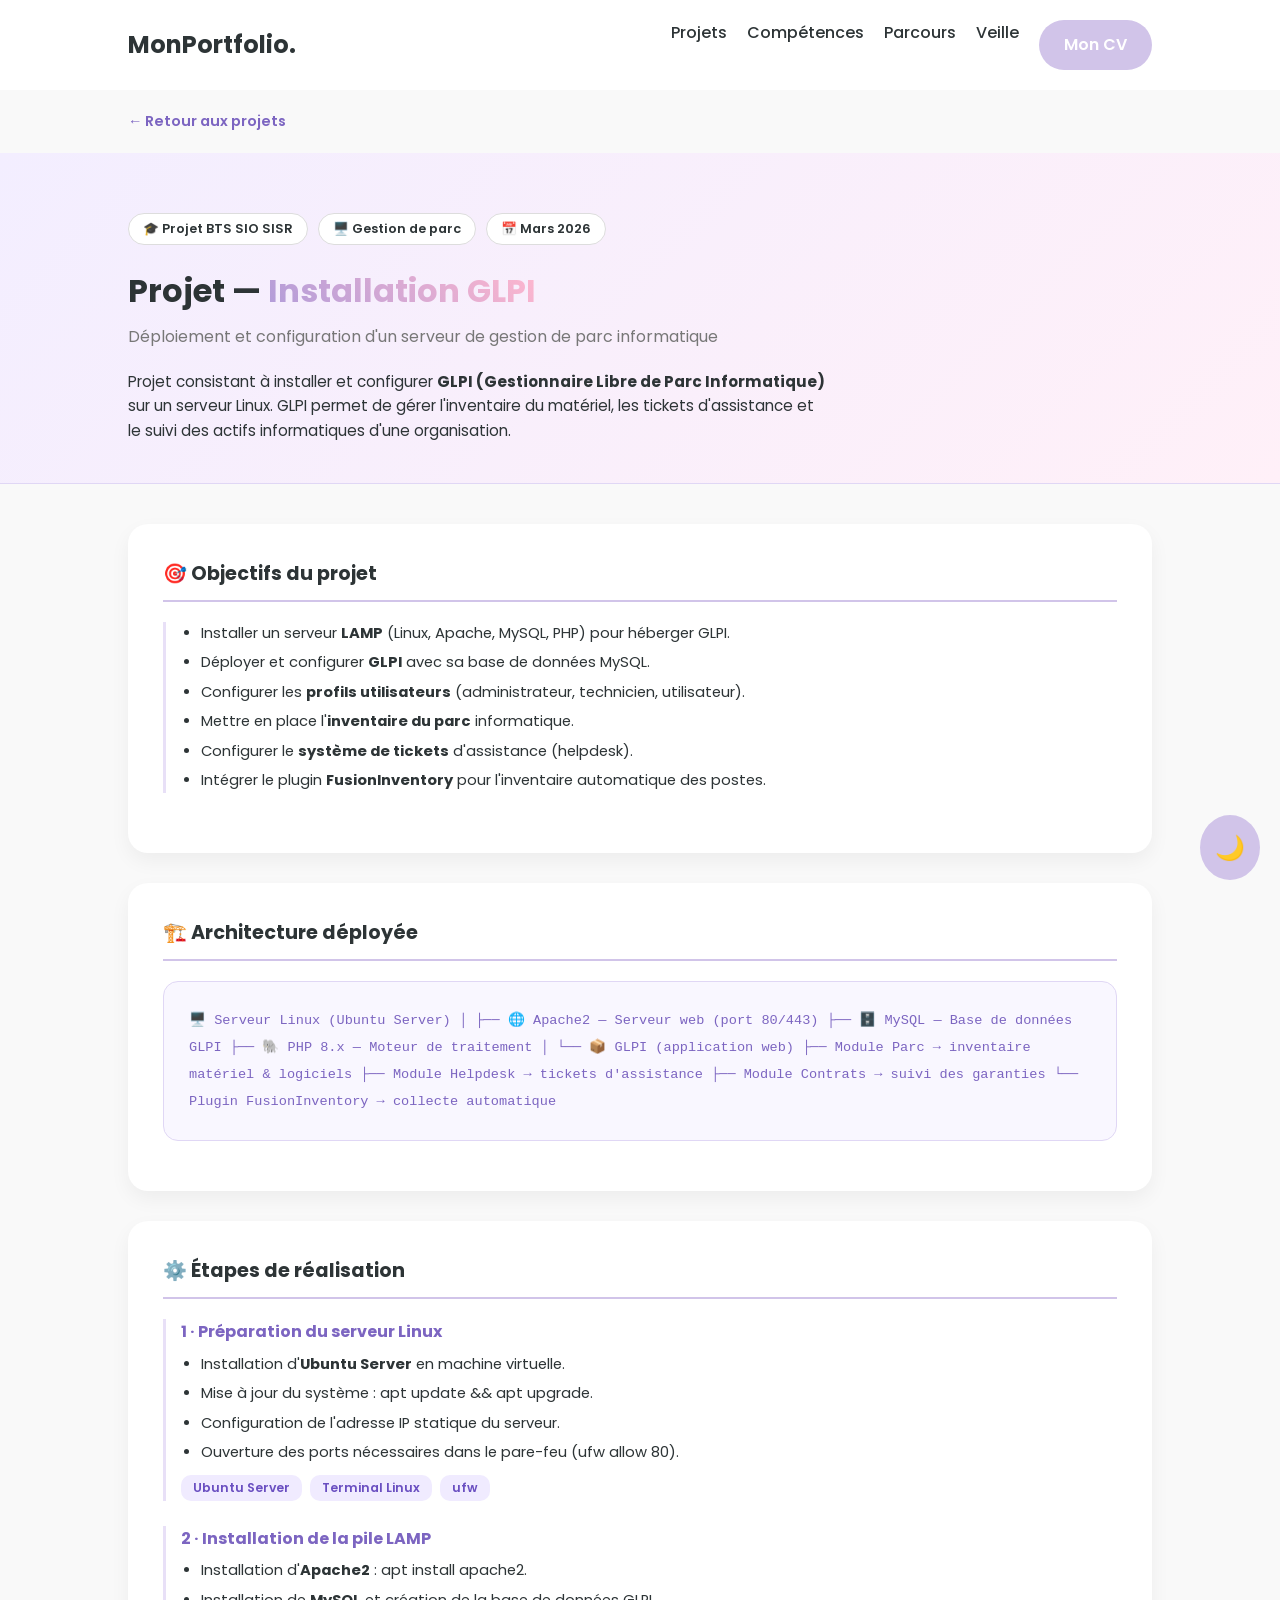
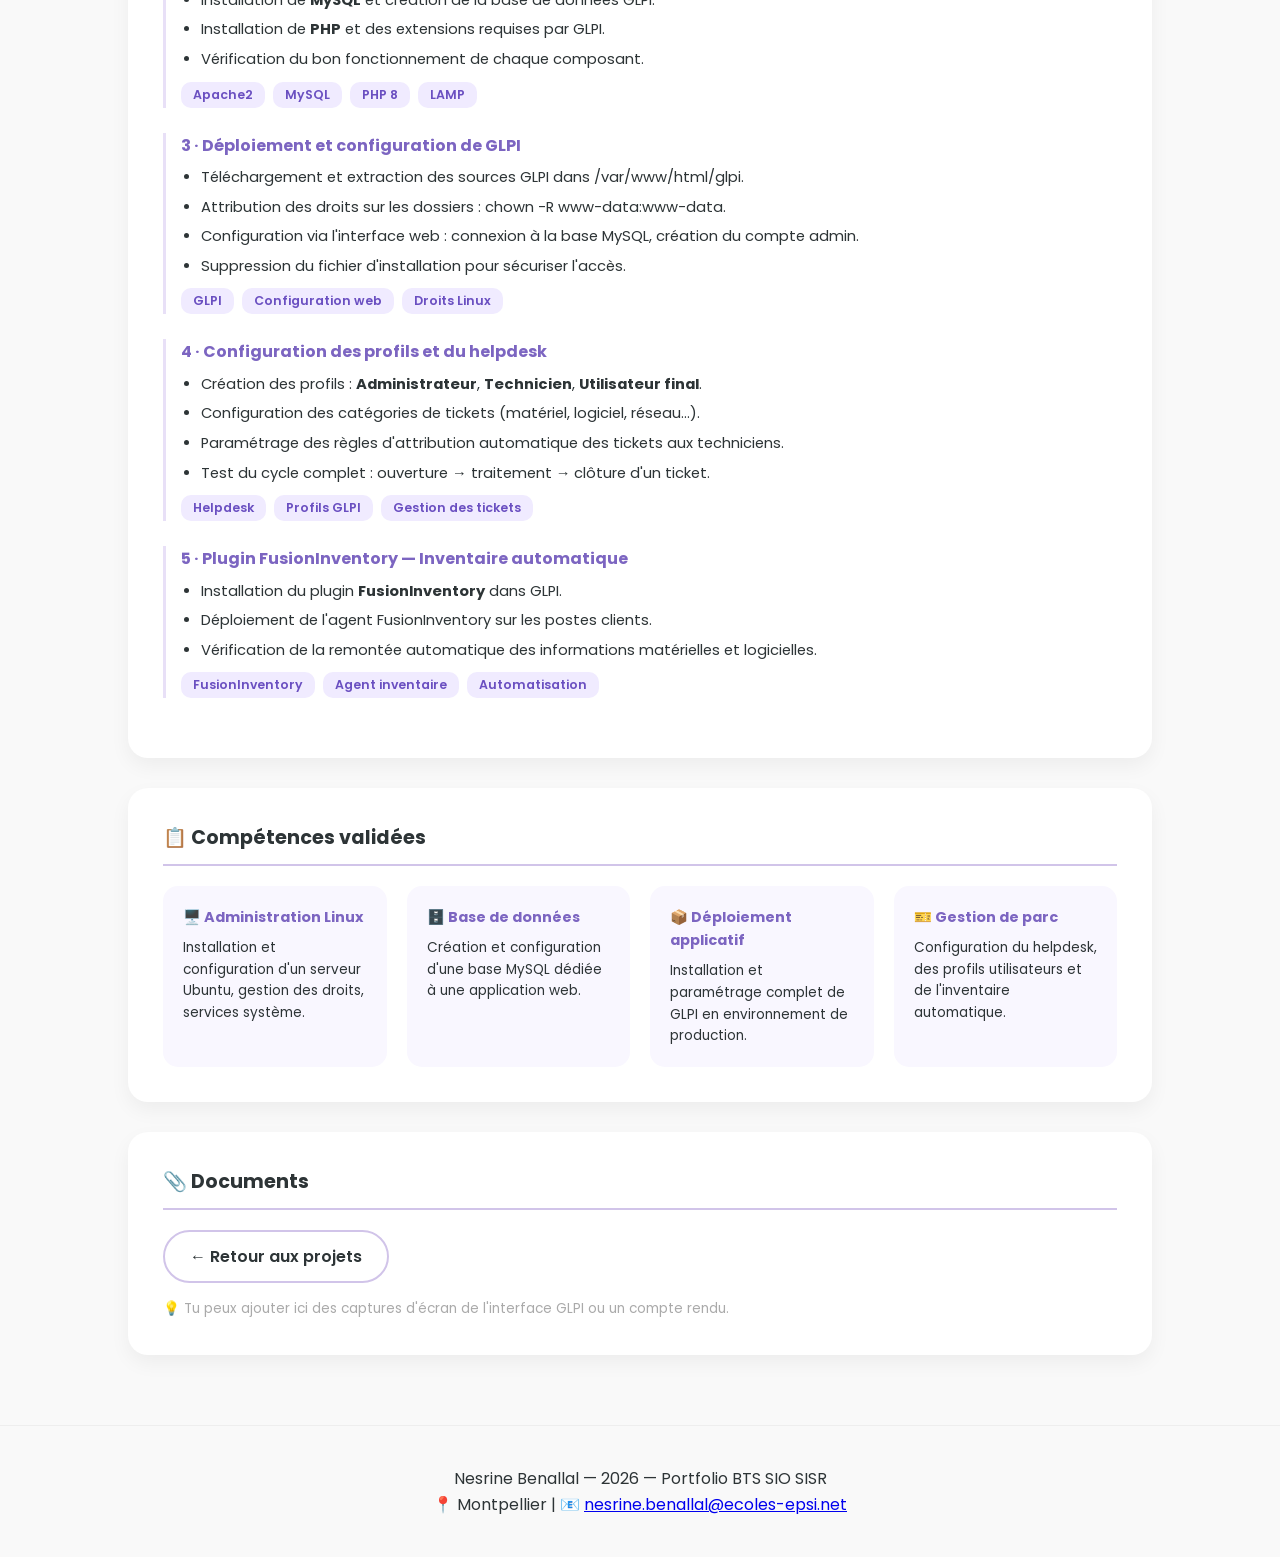
<file: projet-glpi.html>
<!DOCTYPE html>
<html lang="fr">
<head>
    <meta charset="UTF-8">
    <meta name="viewport" content="width=device-width, initial-scale=1.0">
    <title>Projet GLPI - Nesrine Benallal</title>
    <link rel="stylesheet" href="style.css">
    <link href="https://fonts.googleapis.com/css2?family=Poppins:wght@300;400;600&display=swap" rel="stylesheet">
</head>
<body>
    <button id="theme-toggle" class="theme-btn">🌙</button>
    <nav>
        <div class="logo">MonPortfolio.</div>
        <div class="burger" id="burger"><span></span><span></span><span></span></div>
        <ul class="nav-links" id="nav-links">
            <li><a href="index.html#projets">Projets</a></li>
            <li><a href="index.html#competences">Compétences</a></li>
            <li><a href="index.html#parcours">Parcours</a></li>
            <li><a href="index.html#veille">Veille</a></li>
            <li><a href="CV Benallal Nesrine.pdf" download class="btn-cv">Mon CV</a></li>
        </ul>
    </nav>

    <a href="index.html#projets" class="back-btn">← Retour aux projets</a>

    <div class="section-hero">
        <div class="badge-row">
            <span class="badge">🎓 Projet BTS SIO SISR</span>
            <span class="badge">🖥️ Gestion de parc</span>
            <span class="badge">📅 Mars 2026</span>
        </div>
        <h1>Projet — <span class="txt-gradient">Installation GLPI</span></h1>
        <p class="subtitle">Déploiement et configuration d'un serveur de gestion de parc informatique</p>
        <p style="max-width: 700px; font-size: 0.95rem;">
            Projet consistant à installer et configurer <strong>GLPI (Gestionnaire Libre de Parc Informatique)</strong>
            sur un serveur Linux. GLPI permet de gérer l'inventaire du matériel, les tickets d'assistance
            et le suivi des actifs informatiques d'une organisation.
        </p>
    </div>

    <div class="container">

        <div class="chapitre">
            <h2>🎯 Objectifs du projet</h2>
            <div class="mission-block">
                <ul>
                    <li>Installer un serveur <strong>LAMP</strong> (Linux, Apache, MySQL, PHP) pour héberger GLPI.</li>
                    <li>Déployer et configurer <strong>GLPI</strong> avec sa base de données MySQL.</li>
                    <li>Configurer les <strong>profils utilisateurs</strong> (administrateur, technicien, utilisateur).</li>
                    <li>Mettre en place l'<strong>inventaire du parc</strong> informatique.</li>
                    <li>Configurer le <strong>système de tickets</strong> d'assistance (helpdesk).</li>
                    <li>Intégrer le plugin <strong>FusionInventory</strong> pour l'inventaire automatique des postes.</li>
                </ul>
            </div>
        </div>

        <div class="chapitre">
            <h2>🏗️ Architecture déployée</h2>
            <div class="schema">
                🖥️  Serveur Linux (Ubuntu Server)
                │
                ├── 🌐  Apache2 — Serveur web (port 80/443)
                ├── 🗄️  MySQL — Base de données GLPI
                ├── 🐘  PHP 8.x — Moteur de traitement
                │
                └── 📦  GLPI (application web)
                         ├── Module Parc → inventaire matériel & logiciels
                         ├── Module Helpdesk → tickets d'assistance
                         ├── Module Contrats → suivi des garanties
                         └── Plugin FusionInventory → collecte automatique
            </div>
        </div>

        <div class="chapitre">
            <h2>⚙️ Étapes de réalisation</h2>

            <div class="mission-block">
                <h3>1 · Préparation du serveur Linux</h3>
                <ul>
                    <li>Installation d'<strong>Ubuntu Server</strong> en machine virtuelle.</li>
                    <li>Mise à jour du système : <code>apt update && apt upgrade</code>.</li>
                    <li>Configuration de l'adresse IP statique du serveur.</li>
                    <li>Ouverture des ports nécessaires dans le pare-feu (<code>ufw allow 80</code>).</li>
                </ul>
                <div class="tools-used">
                    <span class="tool-tag">Ubuntu Server</span>
                    <span class="tool-tag">Terminal Linux</span>
                    <span class="tool-tag">ufw</span>
                </div>
            </div>

            <div class="mission-block">
                <h3>2 · Installation de la pile LAMP</h3>
                <ul>
                    <li>Installation d'<strong>Apache2</strong> : <code>apt install apache2</code>.</li>
                    <li>Installation de <strong>MySQL</strong> et création de la base de données GLPI.</li>
                    <li>Installation de <strong>PHP</strong> et des extensions requises par GLPI.</li>
                    <li>Vérification du bon fonctionnement de chaque composant.</li>
                </ul>
                <div class="tools-used">
                    <span class="tool-tag">Apache2</span>
                    <span class="tool-tag">MySQL</span>
                    <span class="tool-tag">PHP 8</span>
                    <span class="tool-tag">LAMP</span>
                </div>
            </div>

            <div class="mission-block">
                <h3>3 · Déploiement et configuration de GLPI</h3>
                <ul>
                    <li>Téléchargement et extraction des sources GLPI dans <code>/var/www/html/glpi</code>.</li>
                    <li>Attribution des droits sur les dossiers : <code>chown -R www-data:www-data</code>.</li>
                    <li>Configuration via l'interface web : connexion à la base MySQL, création du compte admin.</li>
                    <li>Suppression du fichier d'installation pour sécuriser l'accès.</li>
                </ul>
                <div class="tools-used">
                    <span class="tool-tag">GLPI</span>
                    <span class="tool-tag">Configuration web</span>
                    <span class="tool-tag">Droits Linux</span>
                </div>
            </div>

            <div class="mission-block">
                <h3>4 · Configuration des profils et du helpdesk</h3>
                <ul>
                    <li>Création des profils : <strong>Administrateur</strong>, <strong>Technicien</strong>, <strong>Utilisateur final</strong>.</li>
                    <li>Configuration des catégories de tickets (matériel, logiciel, réseau…).</li>
                    <li>Paramétrage des règles d'attribution automatique des tickets aux techniciens.</li>
                    <li>Test du cycle complet : ouverture → traitement → clôture d'un ticket.</li>
                </ul>
                <div class="tools-used">
                    <span class="tool-tag">Helpdesk</span>
                    <span class="tool-tag">Profils GLPI</span>
                    <span class="tool-tag">Gestion des tickets</span>
                </div>
            </div>

            <div class="mission-block">
                <h3>5 · Plugin FusionInventory — Inventaire automatique</h3>
                <ul>
                    <li>Installation du plugin <strong>FusionInventory</strong> dans GLPI.</li>
                    <li>Déploiement de l'agent FusionInventory sur les postes clients.</li>
                    <li>Vérification de la remontée automatique des informations matérielles et logicielles.</li>
                </ul>
                <div class="tools-used">
                    <span class="tool-tag">FusionInventory</span>
                    <span class="tool-tag">Agent inventaire</span>
                    <span class="tool-tag">Automatisation</span>
                </div>
            </div>
        </div>

        <div class="chapitre">
            <h2>📋 Compétences validées</h2>
            <div class="bilan-grid">
                <div class="bilan-item">
                    <h4>🖥️ Administration Linux</h4>
                    <p>Installation et configuration d'un serveur Ubuntu, gestion des droits, services système.</p>
                </div>
                <div class="bilan-item">
                    <h4>🗄️ Base de données</h4>
                    <p>Création et configuration d'une base MySQL dédiée à une application web.</p>
                </div>
                <div class="bilan-item">
                    <h4>📦 Déploiement applicatif</h4>
                    <p>Installation et paramétrage complet de GLPI en environnement de production.</p>
                </div>
                <div class="bilan-item">
                    <h4>🎫 Gestion de parc</h4>
                    <p>Configuration du helpdesk, des profils utilisateurs et de l'inventaire automatique.</p>
                </div>
            </div>
        </div>

        <div class="chapitre">
            <h2>📎 Documents</h2>
            <a href="index.html#projets" class="btn-secondary">← Retour aux projets</a>
            <p style="margin-top: 15px; font-size: 0.85rem; color: #aaa;">
                💡 Tu peux ajouter ici des captures d'écran de l'interface GLPI ou un compte rendu.
            </p>
        </div>

    </div>

    <footer>
        <p>Nesrine Benallal — 2026 — Portfolio BTS SIO SISR</p>
        <p>📍 Montpellier | 📧 <a href="mailto:nesrine.benallal@ecoles-epsi.net">nesrine.benallal@ecoles-epsi.net</a></p>
    </footer>
    <script src="script.js"></script>
</body>
</html>
</file>
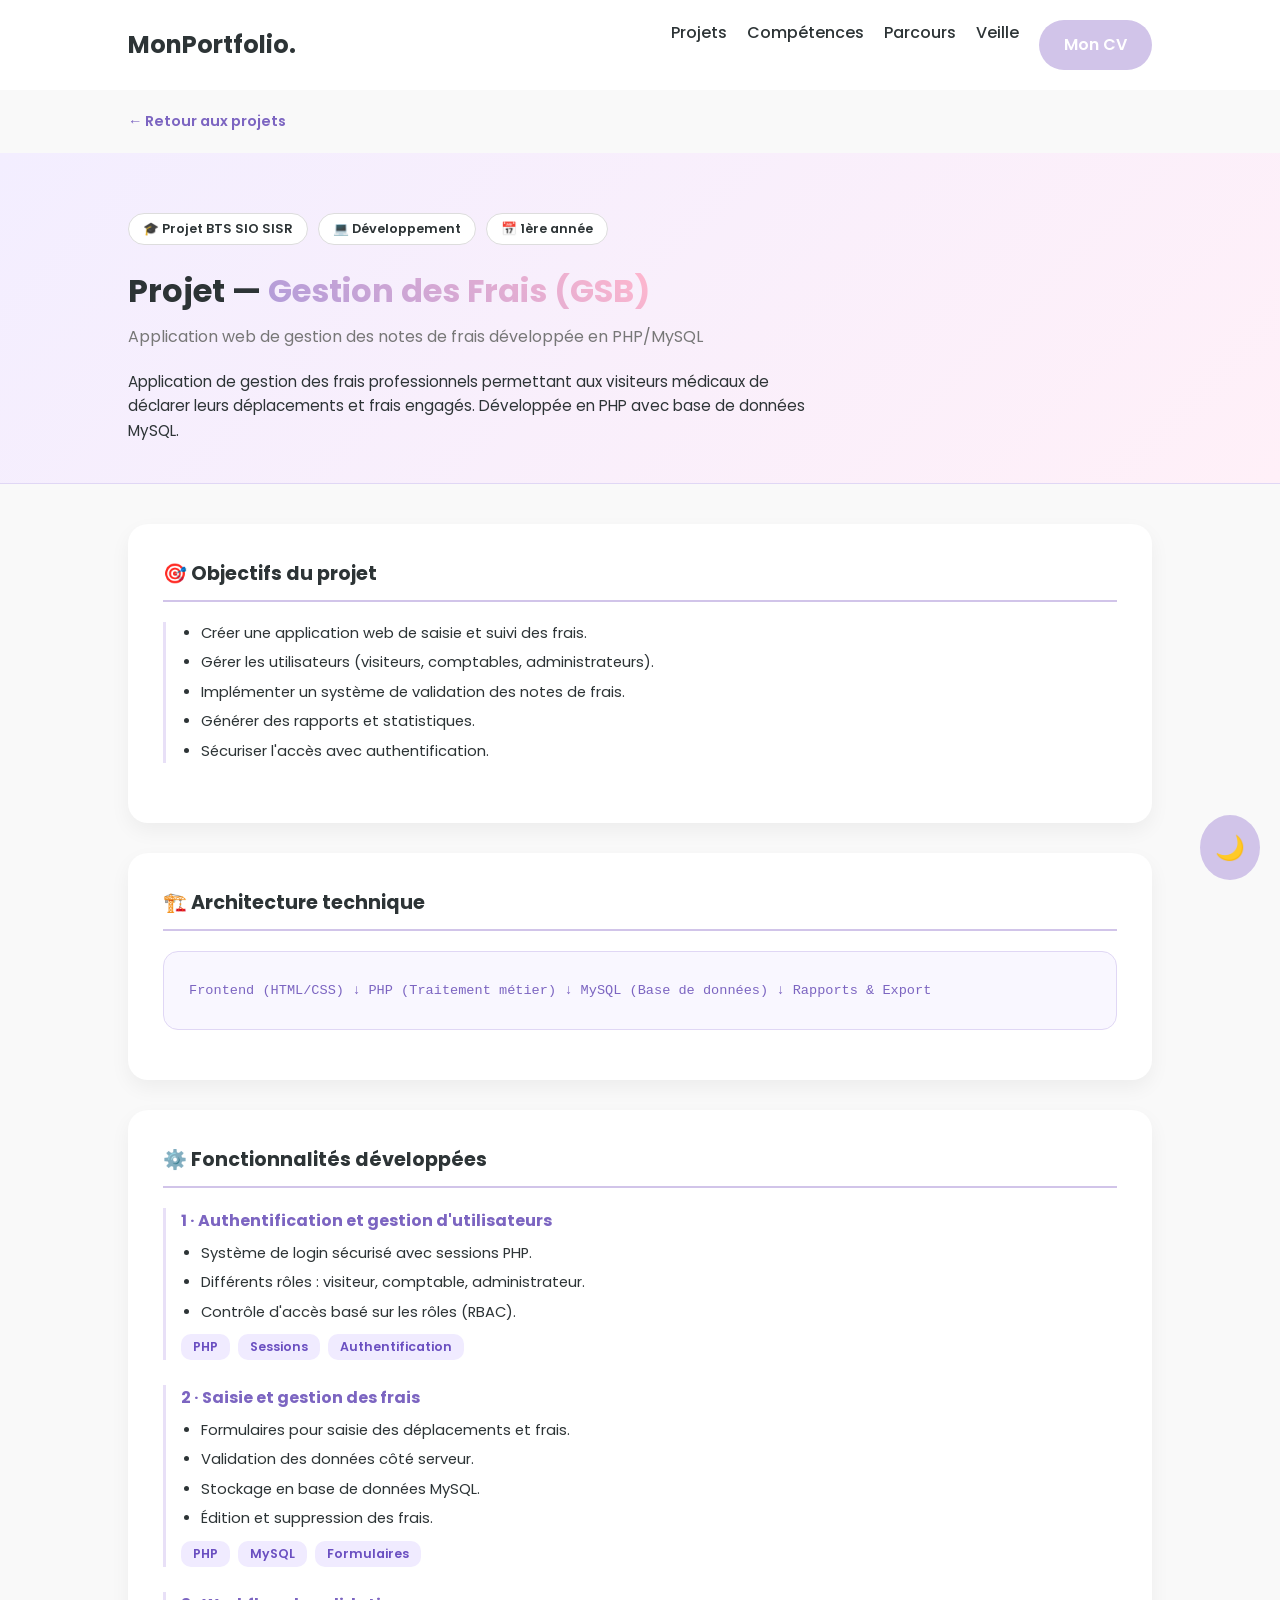
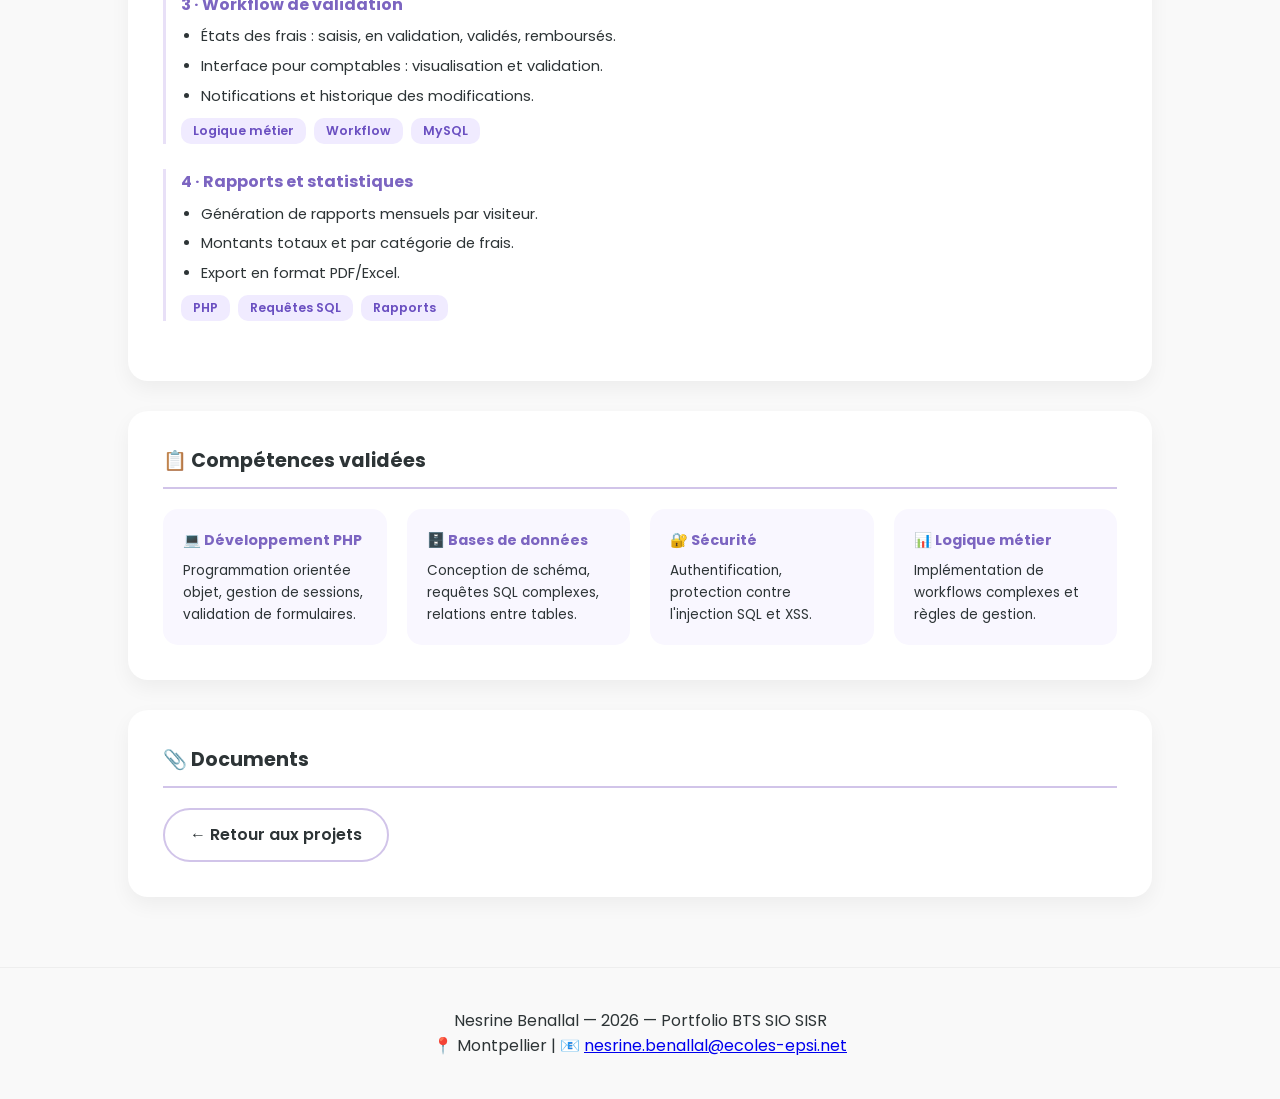
<file: projet-gsb.html>
<!DOCTYPE html>
<html lang="fr">
<head>
    <meta charset="UTF-8">
    <meta name="viewport" content="width=device-width, initial-scale=1.0">
    <title>Projet GSB - Nesrine Benallal</title>
    <link rel="stylesheet" href="style.css">
    <link href="https://fonts.googleapis.com/css2?family=Poppins:wght@300;400;600&display=swap" rel="stylesheet">
</head>
<body>
    <button id="theme-toggle" class="theme-btn">🌙</button>
    <nav>
        <div class="logo">MonPortfolio.</div>
        <div class="burger" id="burger"><span></span><span></span><span></span></div>
        <ul class="nav-links" id="nav-links">
            <li><a href="index.html#projets">Projets</a></li>
            <li><a href="index.html#competences">Compétences</a></li>
            <li><a href="index.html#parcours">Parcours</a></li>
            <li><a href="index.html#veille">Veille</a></li>
            <li><a href="CV Benallal Nesrine.pdf" download class="btn-cv">Mon CV</a></li>
        </ul>
    </nav>

    <a href="index.html#projets" class="back-btn">← Retour aux projets</a>

    <div class="section-hero">
        <div class="badge-row">
            <span class="badge">🎓 Projet BTS SIO SISR</span>
            <span class="badge">💻 Développement</span>
            <span class="badge">📅 1ère année</span>
        </div>
        <h1>Projet — <span class="txt-gradient">Gestion des Frais (GSB)</span></h1>
        <p class="subtitle">Application web de gestion des notes de frais développée en PHP/MySQL</p>
        <p style="max-width: 700px; font-size: 0.95rem;">
            Application de gestion des frais professionnels permettant aux visiteurs médicaux de déclarer 
            leurs déplacements et frais engagés. Développée en PHP avec base de données MySQL.
        </p>
    </div>

    <div class="container">

        <div class="chapitre">
            <h2>🎯 Objectifs du projet</h2>
            <div class="mission-block">
                <ul>
                    <li>Créer une application web de saisie et suivi des frais.</li>
                    <li>Gérer les utilisateurs (visiteurs, comptables, administrateurs).</li>
                    <li>Implémenter un système de validation des notes de frais.</li>
                    <li>Générer des rapports et statistiques.</li>
                    <li>Sécuriser l'accès avec authentification.</li>
                </ul>
            </div>
        </div>

        <div class="chapitre">
            <h2>🏗️ Architecture technique</h2>
            <div class="schema">
                Frontend (HTML/CSS)
                    ↓
                PHP (Traitement métier)
                    ↓
                MySQL (Base de données)
                    ↓
                Rapports & Export
            </div>
        </div>

        <div class="chapitre">
            <h2>⚙️ Fonctionnalités développées</h2>

            <div class="mission-block">
                <h3>1 · Authentification et gestion d'utilisateurs</h3>
                <ul>
                    <li>Système de login sécurisé avec sessions PHP.</li>
                    <li>Différents rôles : visiteur, comptable, administrateur.</li>
                    <li>Contrôle d'accès basé sur les rôles (RBAC).</li>
                </ul>
                <div class="tools-used">
                    <span class="tool-tag">PHP</span>
                    <span class="tool-tag">Sessions</span>
                    <span class="tool-tag">Authentification</span>
                </div>
            </div>

            <div class="mission-block">
                <h3>2 · Saisie et gestion des frais</h3>
                <ul>
                    <li>Formulaires pour saisie des déplacements et frais.</li>
                    <li>Validation des données côté serveur.</li>
                    <li>Stockage en base de données MySQL.</li>
                    <li>Édition et suppression des frais.</li>
                </ul>
                <div class="tools-used">
                    <span class="tool-tag">PHP</span>
                    <span class="tool-tag">MySQL</span>
                    <span class="tool-tag">Formulaires</span>
                </div>
            </div>

            <div class="mission-block">
                <h3>3 · Workflow de validation</h3>
                <ul>
                    <li>États des frais : saisis, en validation, validés, remboursés.</li>
                    <li>Interface pour comptables : visualisation et validation.</li>
                    <li>Notifications et historique des modifications.</li>
                </ul>
                <div class="tools-used">
                    <span class="tool-tag">Logique métier</span>
                    <span class="tool-tag">Workflow</span>
                    <span class="tool-tag">MySQL</span>
                </div>
            </div>

            <div class="mission-block">
                <h3>4 · Rapports et statistiques</h3>
                <ul>
                    <li>Génération de rapports mensuels par visiteur.</li>
                    <li>Montants totaux et par catégorie de frais.</li>
                    <li>Export en format PDF/Excel.</li>
                </ul>
                <div class="tools-used">
                    <span class="tool-tag">PHP</span>
                    <span class="tool-tag">Requêtes SQL</span>
                    <span class="tool-tag">Rapports</span>
                </div>
            </div>
        </div>

        <div class="chapitre">
            <h2>📋 Compétences validées</h2>
            <div class="bilan-grid">
                <div class="bilan-item">
                    <h4>💻 Développement PHP</h4>
                    <p>Programmation orientée objet, gestion de sessions, validation de formulaires.</p>
                </div>
                <div class="bilan-item">
                    <h4>🗄️ Bases de données</h4>
                    <p>Conception de schéma, requêtes SQL complexes, relations entre tables.</p>
                </div>
                <div class="bilan-item">
                    <h4>🔐 Sécurité</h4>
                    <p>Authentification, protection contre l'injection SQL et XSS.</p>
                </div>
                <div class="bilan-item">
                    <h4>📊 Logique métier</h4>
                    <p>Implémentation de workflows complexes et règles de gestion.</p>
                </div>
            </div>
        </div>

        <div class="chapitre">
            <h2>📎 Documents</h2>
            <a href="index.html#projets" class="btn-secondary">← Retour aux projets</a>
        </div>

    </div>

    <footer>
        <p>Nesrine Benallal — 2026 — Portfolio BTS SIO SISR</p>
        <p>📍 Montpellier | 📧 <a href="mailto:nesrine.benallal@ecoles-epsi.net">nesrine.benallal@ecoles-epsi.net</a></p>
    </footer>
    <script src="script.js"></script>
</body>
</html>
</file>
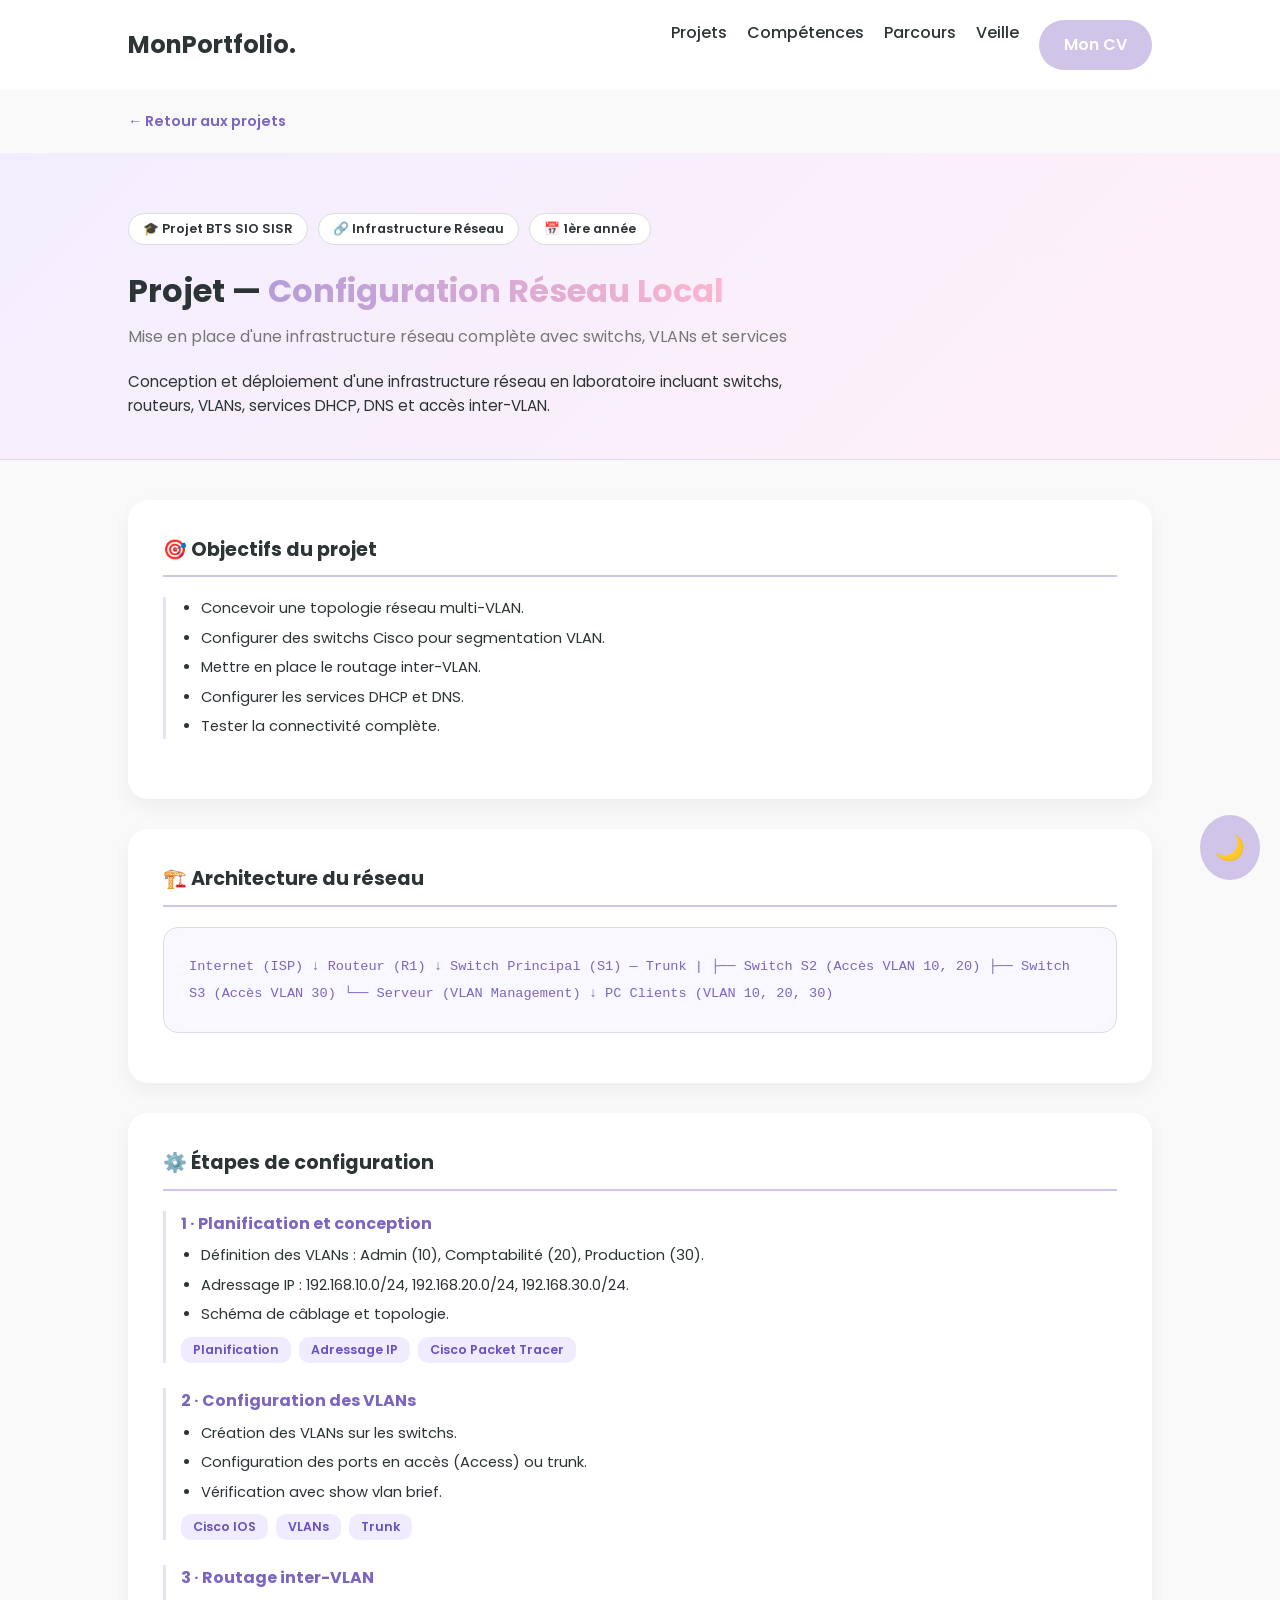
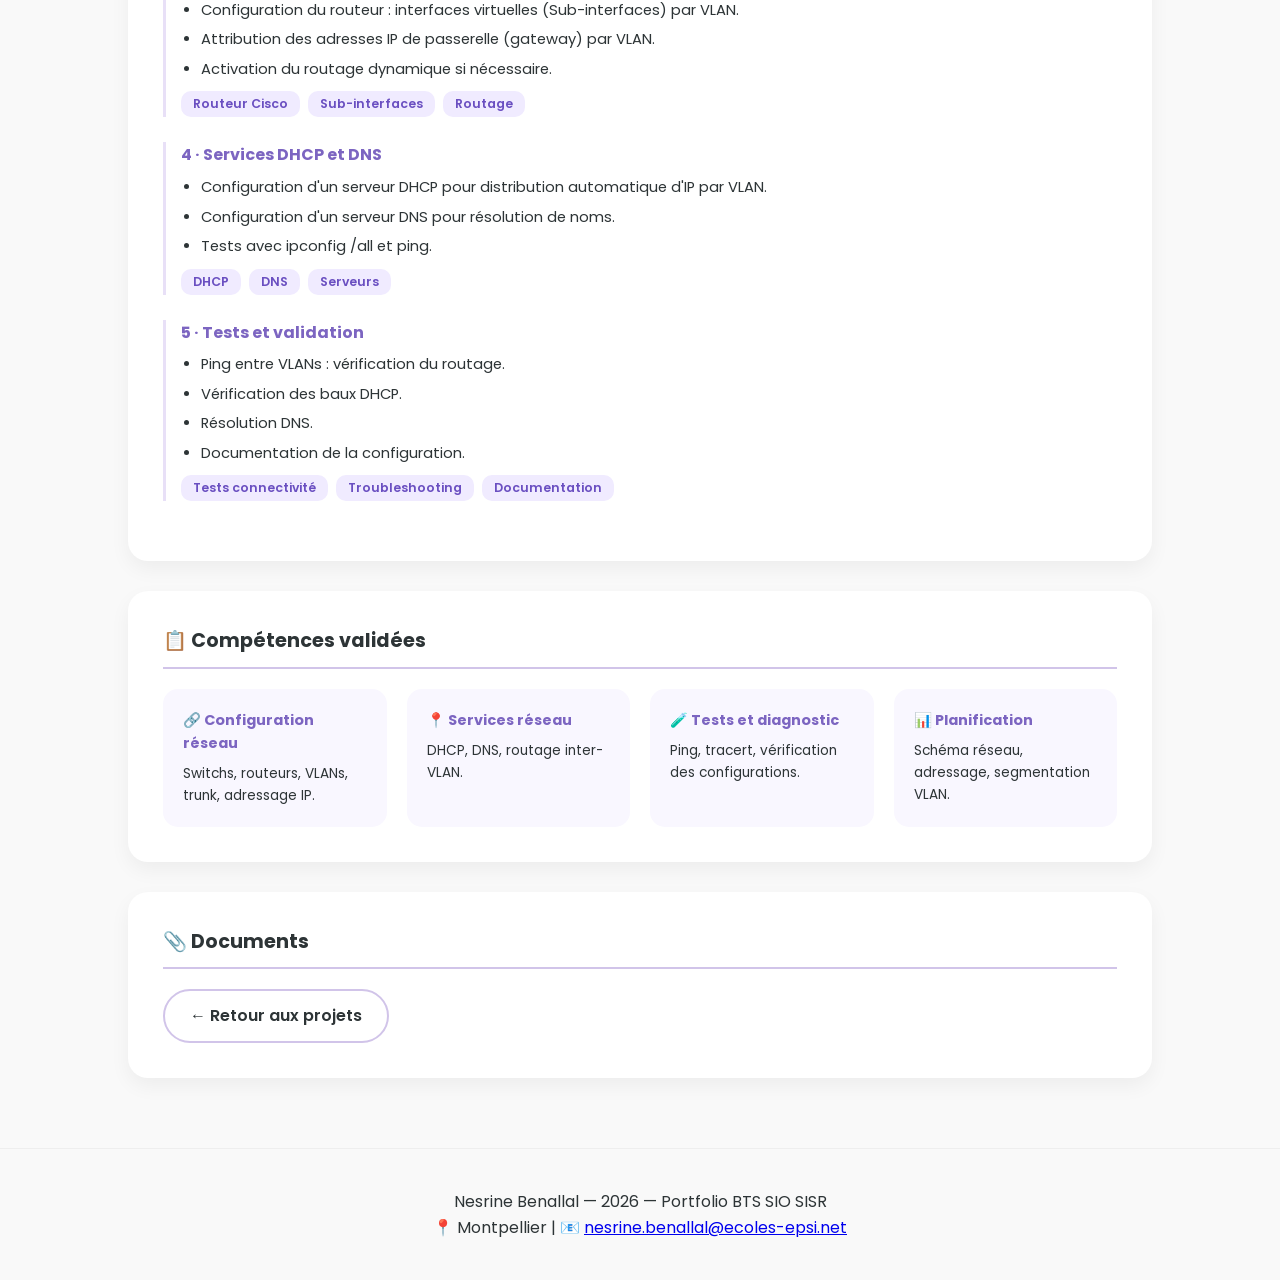
<file: projet-reseau.html>
<!DOCTYPE html>
<html lang="fr">
<head>
    <meta charset="UTF-8">
    <meta name="viewport" content="width=device-width, initial-scale=1.0">
    <title>Projet Réseau - Nesrine Benallal</title>
    <link rel="stylesheet" href="style.css">
    <link href="https://fonts.googleapis.com/css2?family=Poppins:wght@300;400;600&display=swap" rel="stylesheet">
</head>
<body>
    <button id="theme-toggle" class="theme-btn">🌙</button>
    <nav>
        <div class="logo">MonPortfolio.</div>
        <div class="burger" id="burger"><span></span><span></span><span></span></div>
        <ul class="nav-links" id="nav-links">
            <li><a href="index.html#projets">Projets</a></li>
            <li><a href="index.html#competences">Compétences</a></li>
            <li><a href="index.html#parcours">Parcours</a></li>
            <li><a href="index.html#veille">Veille</a></li>
            <li><a href="CV Benallal Nesrine.pdf" download class="btn-cv">Mon CV</a></li>
        </ul>
    </nav>

    <a href="index.html#projets" class="back-btn">← Retour aux projets</a>

    <div class="section-hero">
        <div class="badge-row">
            <span class="badge">🎓 Projet BTS SIO SISR</span>
            <span class="badge">🔗 Infrastructure Réseau</span>
            <span class="badge">📅 1ère année</span>
        </div>
        <h1>Projet — <span class="txt-gradient">Configuration Réseau Local</span></h1>
        <p class="subtitle">Mise en place d'une infrastructure réseau complète avec switchs, VLANs et services</p>
        <p style="max-width: 700px; font-size: 0.95rem;">
            Conception et déploiement d'une infrastructure réseau en laboratoire incluant switchs,
            routeurs, VLANs, services DHCP, DNS et accès inter-VLAN.
        </p>
    </div>

    <div class="container">

        <div class="chapitre">
            <h2>🎯 Objectifs du projet</h2>
            <div class="mission-block">
                <ul>
                    <li>Concevoir une topologie réseau multi-VLAN.</li>
                    <li>Configurer des switchs Cisco pour segmentation VLAN.</li>
                    <li>Mettre en place le routage inter-VLAN.</li>
                    <li>Configurer les services DHCP et DNS.</li>
                    <li>Tester la connectivité complète.</li>
                </ul>
            </div>
        </div>

        <div class="chapitre">
            <h2>🏗️ Architecture du réseau</h2>
            <div class="schema">
                Internet (ISP)
                    ↓
                Routeur (R1)
                    ↓
                Switch Principal (S1) — Trunk
                    |
                    ├── Switch S2 (Accès VLAN 10, 20)
                    ├── Switch S3 (Accès VLAN 30)
                    └── Serveur (VLAN Management)
                    ↓
                PC Clients (VLAN 10, 20, 30)
            </div>
        </div>

        <div class="chapitre">
            <h2>⚙️ Étapes de configuration</h2>

            <div class="mission-block">
                <h3>1 · Planification et conception</h3>
                <ul>
                    <li>Définition des VLANs : Admin (10), Comptabilité (20), Production (30).</li>
                    <li>Adressage IP : 192.168.10.0/24, 192.168.20.0/24, 192.168.30.0/24.</li>
                    <li>Schéma de câblage et topologie.</li>
                </ul>
                <div class="tools-used">
                    <span class="tool-tag">Planification</span>
                    <span class="tool-tag">Adressage IP</span>
                    <span class="tool-tag">Cisco Packet Tracer</span>
                </div>
            </div>

            <div class="mission-block">
                <h3>2 · Configuration des VLANs</h3>
                <ul>
                    <li>Création des VLANs sur les switchs.</li>
                    <li>Configuration des ports en accès (Access) ou trunk.</li>
                    <li>Vérification avec <code>show vlan brief</code>.</li>
                </ul>
                <div class="tools-used">
                    <span class="tool-tag">Cisco IOS</span>
                    <span class="tool-tag">VLANs</span>
                    <span class="tool-tag">Trunk</span>
                </div>
            </div>

            <div class="mission-block">
                <h3>3 · Routage inter-VLAN</h3>
                <ul>
                    <li>Configuration du routeur : interfaces virtuelles (Sub-interfaces) par VLAN.</li>
                    <li>Attribution des adresses IP de passerelle (gateway) par VLAN.</li>
                    <li>Activation du routage dynamique si nécessaire.</li>
                </ul>
                <div class="tools-used">
                    <span class="tool-tag">Routeur Cisco</span>
                    <span class="tool-tag">Sub-interfaces</span>
                    <span class="tool-tag">Routage</span>
                </div>
            </div>

            <div class="mission-block">
                <h3>4 · Services DHCP et DNS</h3>
                <ul>
                    <li>Configuration d'un serveur DHCP pour distribution automatique d'IP par VLAN.</li>
                    <li>Configuration d'un serveur DNS pour résolution de noms.</li>
                    <li>Tests avec <code>ipconfig /all</code> et ping.</li>
                </ul>
                <div class="tools-used">
                    <span class="tool-tag">DHCP</span>
                    <span class="tool-tag">DNS</span>
                    <span class="tool-tag">Serveurs</span>
                </div>
            </div>

            <div class="mission-block">
                <h3>5 · Tests et validation</h3>
                <ul>
                    <li>Ping entre VLANs : vérification du routage.</li>
                    <li>Vérification des baux DHCP.</li>
                    <li>Résolution DNS.</li>
                    <li>Documentation de la configuration.</li>
                </ul>
                <div class="tools-used">
                    <span class="tool-tag">Tests connectivité</span>
                    <span class="tool-tag">Troubleshooting</span>
                    <span class="tool-tag">Documentation</span>
                </div>
            </div>
        </div>

        <div class="chapitre">
            <h2>📋 Compétences validées</h2>
            <div class="bilan-grid">
                <div class="bilan-item">
                    <h4>🔗 Configuration réseau</h4>
                    <p>Switchs, routeurs, VLANs, trunk, adressage IP.</p>
                </div>
                <div class="bilan-item">
                    <h4>📍 Services réseau</h4>
                    <p>DHCP, DNS, routage inter-VLAN.</p>
                </div>
                <div class="bilan-item">
                    <h4>🧪 Tests et diagnostic</h4>
                    <p>Ping, tracert, vérification des configurations.</p>
                </div>
                <div class="bilan-item">
                    <h4>📊 Planification</h4>
                    <p>Schéma réseau, adressage, segmentation VLAN.</p>
                </div>
            </div>
        </div>

        <div class="chapitre">
            <h2>📎 Documents</h2>
            <a href="index.html#projets" class="btn-secondary">← Retour aux projets</a>
        </div>

    </div>

    <footer>
        <p>Nesrine Benallal — 2026 — Portfolio BTS SIO SISR</p>
        <p>📍 Montpellier | 📧 <a href="mailto:nesrine.benallal@ecoles-epsi.net">nesrine.benallal@ecoles-epsi.net</a></p>
    </footer>
    <script src="script.js"></script>
</body>
</html>
</file>
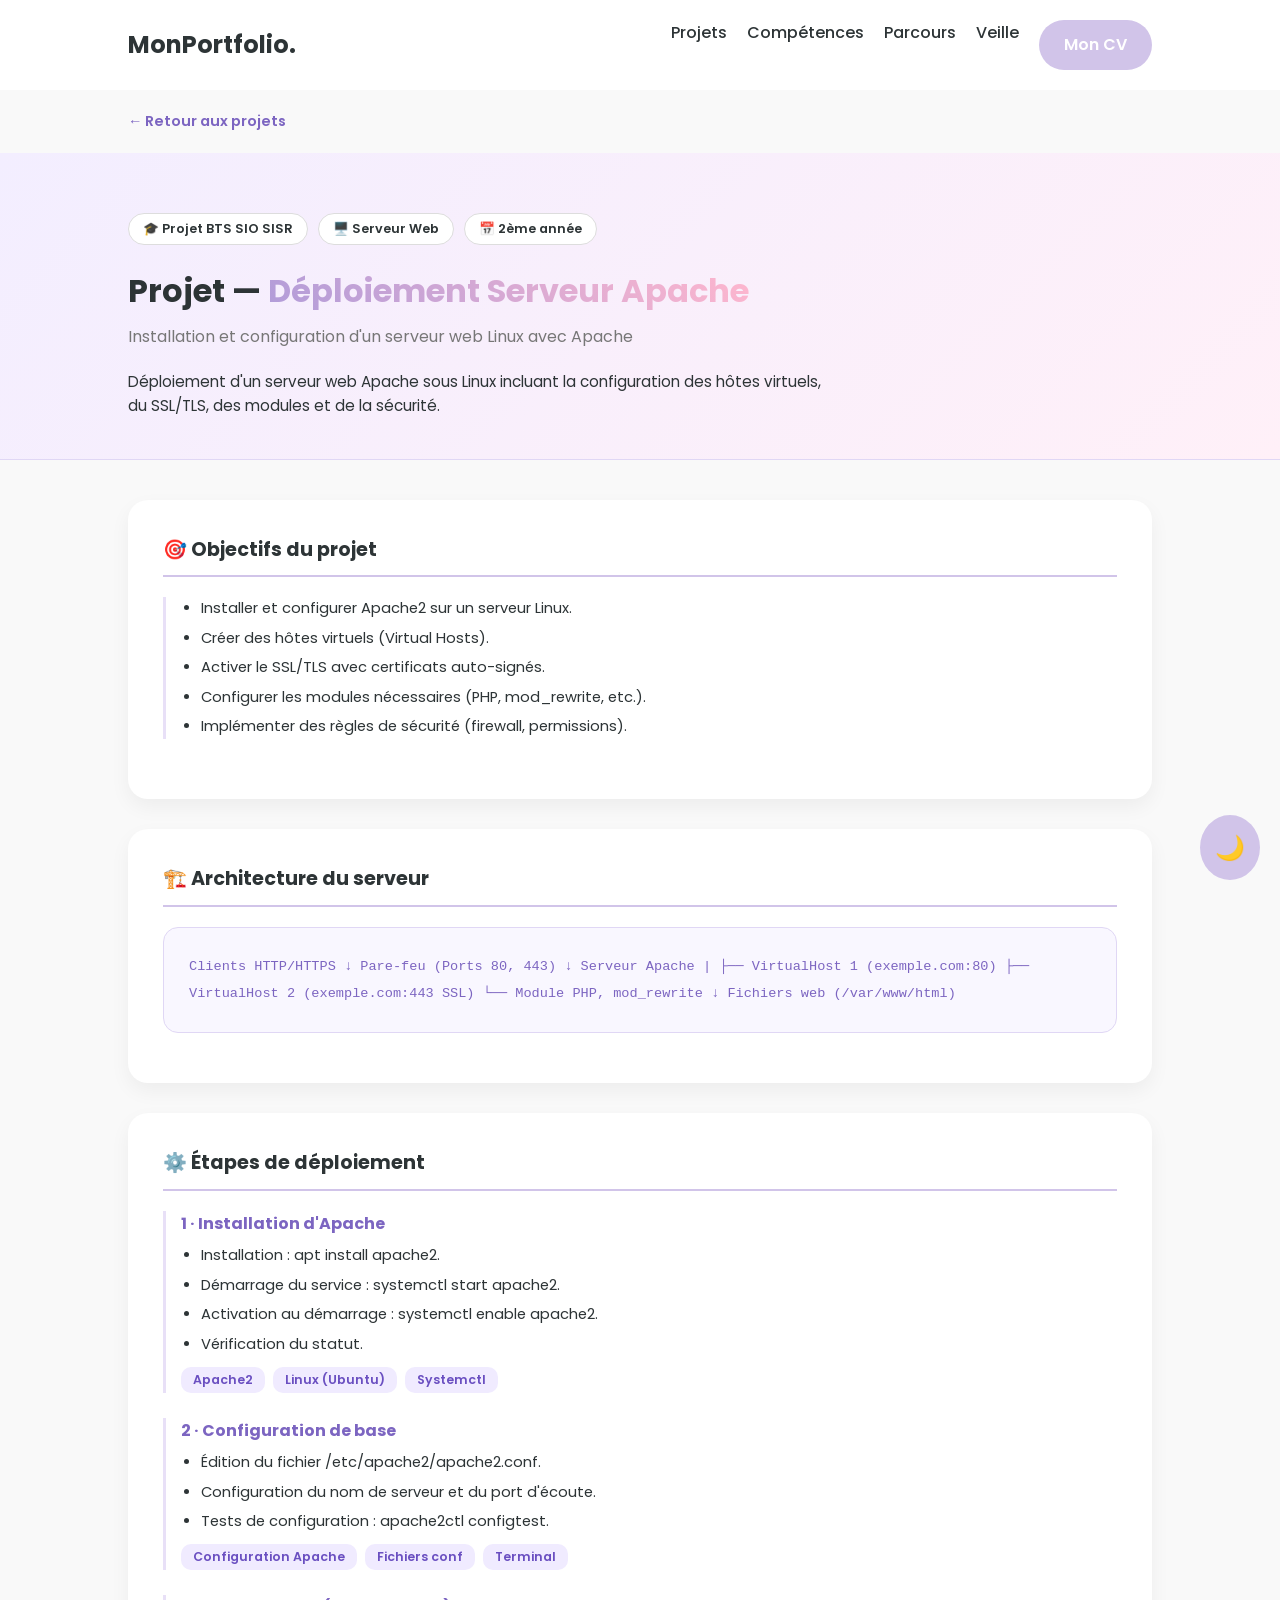
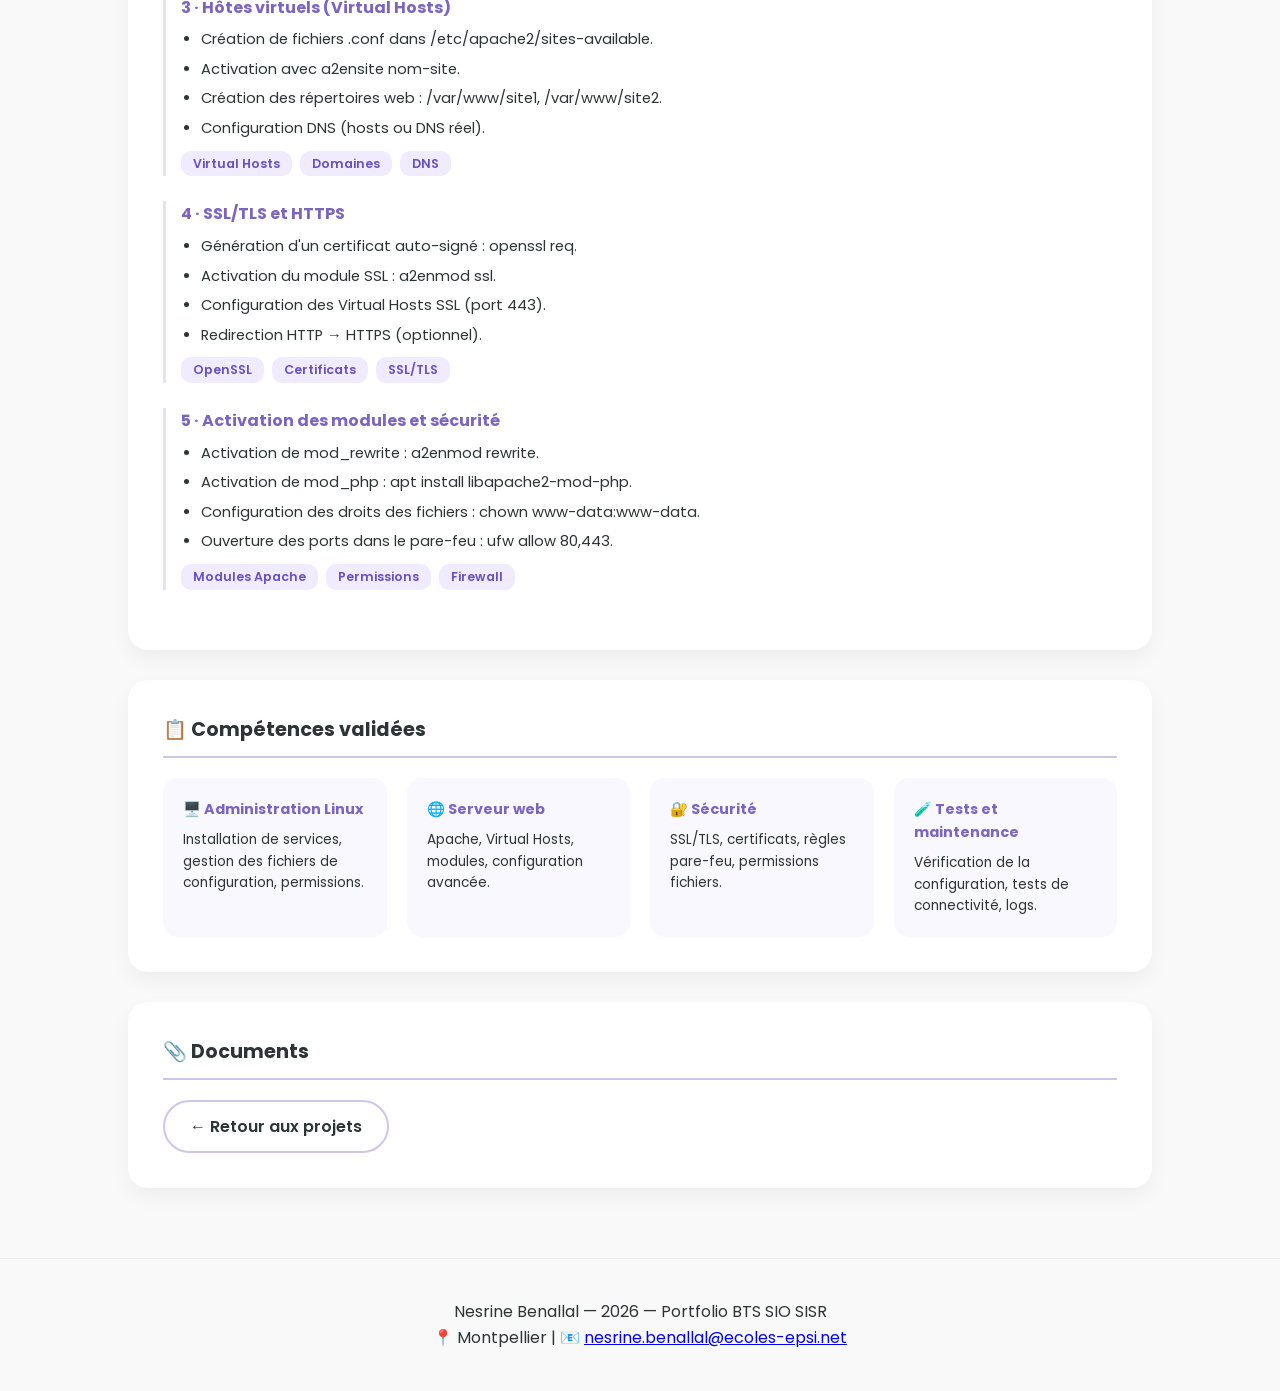
<file: projet-serveur-web.html>
<!DOCTYPE html>
<html lang="fr">
<head>
    <meta charset="UTF-8">
    <meta name="viewport" content="width=device-width, initial-scale=1.0">
    <title>Projet Serveur Web - Nesrine Benallal</title>
    <link rel="stylesheet" href="style.css">
    <link href="https://fonts.googleapis.com/css2?family=Poppins:wght@300;400;600&display=swap" rel="stylesheet">
</head>
<body>
    <button id="theme-toggle" class="theme-btn">🌙</button>
    <nav>
        <div class="logo">MonPortfolio.</div>
        <div class="burger" id="burger"><span></span><span></span><span></span></div>
        <ul class="nav-links" id="nav-links">
            <li><a href="index.html#projets">Projets</a></li>
            <li><a href="index.html#competences">Compétences</a></li>
            <li><a href="index.html#parcours">Parcours</a></li>
            <li><a href="index.html#veille">Veille</a></li>
            <li><a href="CV Benallal Nesrine.pdf" download class="btn-cv">Mon CV</a></li>
        </ul>
    </nav>

    <a href="index.html#projets" class="back-btn">← Retour aux projets</a>

    <div class="section-hero">
        <div class="badge-row">
            <span class="badge">🎓 Projet BTS SIO SISR</span>
            <span class="badge">🖥️ Serveur Web</span>
            <span class="badge">📅 2ème année</span>
        </div>
        <h1>Projet — <span class="txt-gradient">Déploiement Serveur Apache</span></h1>
        <p class="subtitle">Installation et configuration d'un serveur web Linux avec Apache</p>
        <p style="max-width: 700px; font-size: 0.95rem;">
            Déploiement d'un serveur web Apache sous Linux incluant la configuration des hôtes virtuels,
            du SSL/TLS, des modules et de la sécurité.
        </p>
    </div>

    <div class="container">

        <div class="chapitre">
            <h2>🎯 Objectifs du projet</h2>
            <div class="mission-block">
                <ul>
                    <li>Installer et configurer Apache2 sur un serveur Linux.</li>
                    <li>Créer des hôtes virtuels (Virtual Hosts).</li>
                    <li>Activer le SSL/TLS avec certificats auto-signés.</li>
                    <li>Configurer les modules nécessaires (PHP, mod_rewrite, etc.).</li>
                    <li>Implémenter des règles de sécurité (firewall, permissions).</li>
                </ul>
            </div>
        </div>

        <div class="chapitre">
            <h2>🏗️ Architecture du serveur</h2>
            <div class="schema">
                Clients HTTP/HTTPS
                    ↓
                Pare-feu (Ports 80, 443)
                    ↓
                Serveur Apache
                    |
                    ├── VirtualHost 1 (exemple.com:80)
                    ├── VirtualHost 2 (exemple.com:443 SSL)
                    └── Module PHP, mod_rewrite
                    ↓
                Fichiers web (/var/www/html)
            </div>
        </div>

        <div class="chapitre">
            <h2>⚙️ Étapes de déploiement</h2>

            <div class="mission-block">
                <h3>1 · Installation d'Apache</h3>
                <ul>
                    <li>Installation : <code>apt install apache2</code>.</li>
                    <li>Démarrage du service : <code>systemctl start apache2</code>.</li>
                    <li>Activation au démarrage : <code>systemctl enable apache2</code>.</li>
                    <li>Vérification du statut.</li>
                </ul>
                <div class="tools-used">
                    <span class="tool-tag">Apache2</span>
                    <span class="tool-tag">Linux (Ubuntu)</span>
                    <span class="tool-tag">Systemctl</span>
                </div>
            </div>

            <div class="mission-block">
                <h3>2 · Configuration de base</h3>
                <ul>
                    <li>Édition du fichier <code>/etc/apache2/apache2.conf</code>.</li>
                    <li>Configuration du nom de serveur et du port d'écoute.</li>
                    <li>Tests de configuration : <code>apache2ctl configtest</code>.</li>
                </ul>
                <div class="tools-used">
                    <span class="tool-tag">Configuration Apache</span>
                    <span class="tool-tag">Fichiers conf</span>
                    <span class="tool-tag">Terminal</span>
                </div>
            </div>

            <div class="mission-block">
                <h3>3 · Hôtes virtuels (Virtual Hosts)</h3>
                <ul>
                    <li>Création de fichiers <code>.conf</code> dans <code>/etc/apache2/sites-available</code>.</li>
                    <li>Activation avec <code>a2ensite nom-site</code>.</li>
                    <li>Création des répertoires web : <code>/var/www/site1</code>, <code>/var/www/site2</code>.</li>
                    <li>Configuration DNS (hosts ou DNS réel).</li>
                </ul>
                <div class="tools-used">
                    <span class="tool-tag">Virtual Hosts</span>
                    <span class="tool-tag">Domaines</span>
                    <span class="tool-tag">DNS</span>
                </div>
            </div>

            <div class="mission-block">
                <h3>4 · SSL/TLS et HTTPS</h3>
                <ul>
                    <li>Génération d'un certificat auto-signé : <code>openssl req</code>.</li>
                    <li>Activation du module SSL : <code>a2enmod ssl</code>.</li>
                    <li>Configuration des Virtual Hosts SSL (port 443).</li>
                    <li>Redirection HTTP → HTTPS (optionnel).</li>
                </ul>
                <div class="tools-used">
                    <span class="tool-tag">OpenSSL</span>
                    <span class="tool-tag">Certificats</span>
                    <span class="tool-tag">SSL/TLS</span>
                </div>
            </div>

            <div class="mission-block">
                <h3>5 · Activation des modules et sécurité</h3>
                <ul>
                    <li>Activation de mod_rewrite : <code>a2enmod rewrite</code>.</li>
                    <li>Activation de mod_php : <code>apt install libapache2-mod-php</code>.</li>
                    <li>Configuration des droits des fichiers : <code>chown www-data:www-data</code>.</li>
                    <li>Ouverture des ports dans le pare-feu : <code>ufw allow 80,443</code>.</li>
                </ul>
                <div class="tools-used">
                    <span class="tool-tag">Modules Apache</span>
                    <span class="tool-tag">Permissions</span>
                    <span class="tool-tag">Firewall</span>
                </div>
            </div>
        </div>

        <div class="chapitre">
            <h2>📋 Compétences validées</h2>
            <div class="bilan-grid">
                <div class="bilan-item">
                    <h4>🖥️ Administration Linux</h4>
                    <p>Installation de services, gestion des fichiers de configuration, permissions.</p>
                </div>
                <div class="bilan-item">
                    <h4>🌐 Serveur web</h4>
                    <p>Apache, Virtual Hosts, modules, configuration avancée.</p>
                </div>
                <div class="bilan-item">
                    <h4>🔐 Sécurité</h4>
                    <p>SSL/TLS, certificats, règles pare-feu, permissions fichiers.</p>
                </div>
                <div class="bilan-item">
                    <h4>🧪 Tests et maintenance</h4>
                    <p>Vérification de la configuration, tests de connectivité, logs.</p>
                </div>
            </div>
        </div>

        <div class="chapitre">
            <h2>📎 Documents</h2>
            <a href="index.html#projets" class="btn-secondary">← Retour aux projets</a>
        </div>

    </div>

    <footer>
        <p>Nesrine Benallal — 2026 — Portfolio BTS SIO SISR</p>
        <p>📍 Montpellier | 📧 <a href="mailto:nesrine.benallal@ecoles-epsi.net">nesrine.benallal@ecoles-epsi.net</a></p>
    </footer>
    <script src="script.js"></script>
</body>
</html>
</file>
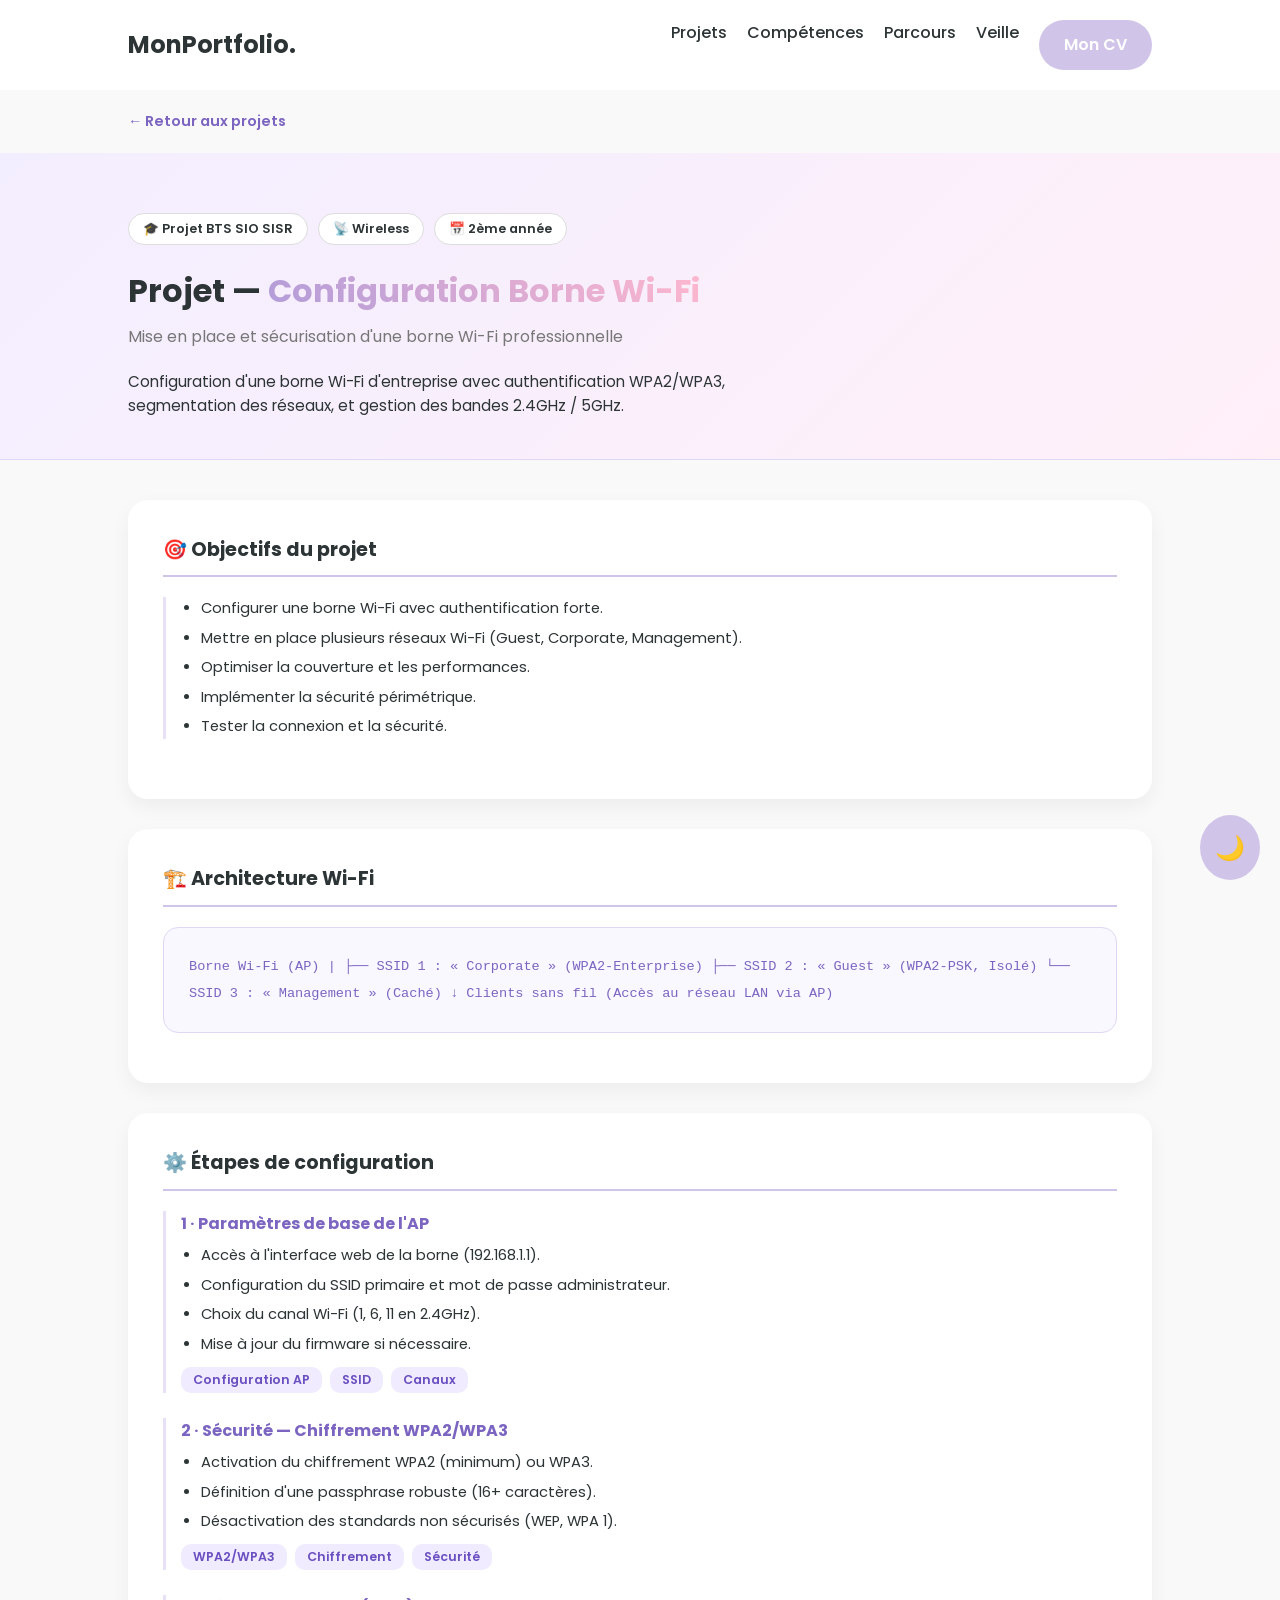
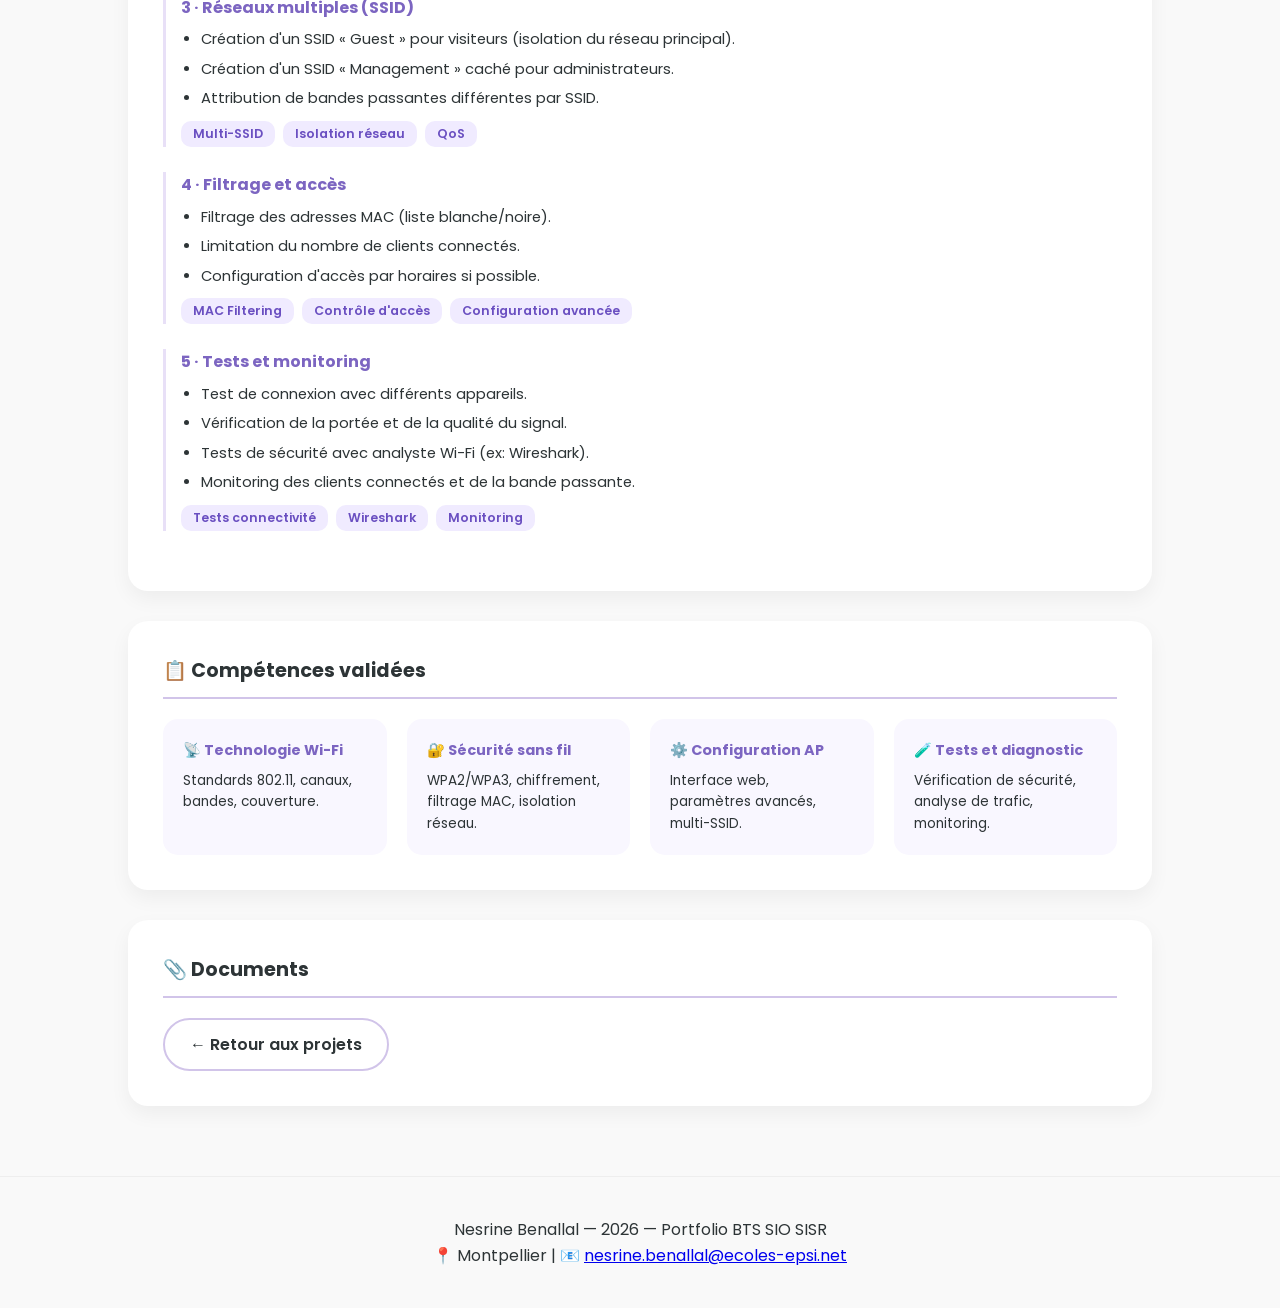
<file: projet-wifi.html>
<!DOCTYPE html>
<html lang="fr">
<head>
    <meta charset="UTF-8">
    <meta name="viewport" content="width=device-width, initial-scale=1.0">
    <title>Projet Wi-Fi - Nesrine Benallal</title>
    <link rel="stylesheet" href="style.css">
    <link href="https://fonts.googleapis.com/css2?family=Poppins:wght@300;400;600&display=swap" rel="stylesheet">
</head>
<body>
    <button id="theme-toggle" class="theme-btn">🌙</button>
    <nav>
        <div class="logo">MonPortfolio.</div>
        <div class="burger" id="burger"><span></span><span></span><span></span></div>
        <ul class="nav-links" id="nav-links">
            <li><a href="index.html#projets">Projets</a></li>
            <li><a href="index.html#competences">Compétences</a></li>
            <li><a href="index.html#parcours">Parcours</a></li>
            <li><a href="index.html#veille">Veille</a></li>
            <li><a href="CV Benallal Nesrine.pdf" download class="btn-cv">Mon CV</a></li>
        </ul>
    </nav>

    <a href="index.html#projets" class="back-btn">← Retour aux projets</a>

    <div class="section-hero">
        <div class="badge-row">
            <span class="badge">🎓 Projet BTS SIO SISR</span>
            <span class="badge">📡 Wireless</span>
            <span class="badge">📅 2ème année</span>
        </div>
        <h1>Projet — <span class="txt-gradient">Configuration Borne Wi-Fi</span></h1>
        <p class="subtitle">Mise en place et sécurisation d'une borne Wi-Fi professionnelle</p>
        <p style="max-width: 700px; font-size: 0.95rem;">
            Configuration d'une borne Wi-Fi d'entreprise avec authentification WPA2/WPA3,
            segmentation des réseaux, et gestion des bandes 2.4GHz / 5GHz.
        </p>
    </div>

    <div class="container">

        <div class="chapitre">
            <h2>🎯 Objectifs du projet</h2>
            <div class="mission-block">
                <ul>
                    <li>Configurer une borne Wi-Fi avec authentification forte.</li>
                    <li>Mettre en place plusieurs réseaux Wi-Fi (Guest, Corporate, Management).</li>
                    <li>Optimiser la couverture et les performances.</li>
                    <li>Implémenter la sécurité périmétrique.</li>
                    <li>Tester la connexion et la sécurité.</li>
                </ul>
            </div>
        </div>

        <div class="chapitre">
            <h2>🏗️ Architecture Wi-Fi</h2>
            <div class="schema">
                Borne Wi-Fi (AP)
                    |
                    ├── SSID 1 : « Corporate » (WPA2-Enterprise)
                    ├── SSID 2 : « Guest » (WPA2-PSK, Isolé)
                    └── SSID 3 : « Management » (Caché)
                    ↓
                Clients sans fil
                (Accès au réseau LAN via AP)
            </div>
        </div>

        <div class="chapitre">
            <h2>⚙️ Étapes de configuration</h2>

            <div class="mission-block">
                <h3>1 · Paramètres de base de l'AP</h3>
                <ul>
                    <li>Accès à l'interface web de la borne (192.168.1.1).</li>
                    <li>Configuration du SSID primaire et mot de passe administrateur.</li>
                    <li>Choix du canal Wi-Fi (1, 6, 11 en 2.4GHz).</li>
                    <li>Mise à jour du firmware si nécessaire.</li>
                </ul>
                <div class="tools-used">
                    <span class="tool-tag">Configuration AP</span>
                    <span class="tool-tag">SSID</span>
                    <span class="tool-tag">Canaux</span>
                </div>
            </div>

            <div class="mission-block">
                <h3>2 · Sécurité — Chiffrement WPA2/WPA3</h3>
                <ul>
                    <li>Activation du chiffrement WPA2 (minimum) ou WPA3.</li>
                    <li>Définition d'une passphrase robuste (16+ caractères).</li>
                    <li>Désactivation des standards non sécurisés (WEP, WPA 1).</li>
                </ul>
                <div class="tools-used">
                    <span class="tool-tag">WPA2/WPA3</span>
                    <span class="tool-tag">Chiffrement</span>
                    <span class="tool-tag">Sécurité</span>
                </div>
            </div>

            <div class="mission-block">
                <h3>3 · Réseaux multiples (SSID)</h3>
                <ul>
                    <li>Création d'un SSID « Guest » pour visiteurs (isolation du réseau principal).</li>
                    <li>Création d'un SSID « Management » caché pour administrateurs.</li>
                    <li>Attribution de bandes passantes différentes par SSID.</li>
                </ul>
                <div class="tools-used">
                    <span class="tool-tag">Multi-SSID</span>
                    <span class="tool-tag">Isolation réseau</span>
                    <span class="tool-tag">QoS</span>
                </div>
            </div>

            <div class="mission-block">
                <h3>4 · Filtrage et accès</h3>
                <ul>
                    <li>Filtrage des adresses MAC (liste blanche/noire).</li>
                    <li>Limitation du nombre de clients connectés.</li>
                    <li>Configuration d'accès par horaires si possible.</li>
                </ul>
                <div class="tools-used">
                    <span class="tool-tag">MAC Filtering</span>
                    <span class="tool-tag">Contrôle d'accès</span>
                    <span class="tool-tag">Configuration avancée</span>
                </div>
            </div>

            <div class="mission-block">
                <h3>5 · Tests et monitoring</h3>
                <ul>
                    <li>Test de connexion avec différents appareils.</li>
                    <li>Vérification de la portée et de la qualité du signal.</li>
                    <li>Tests de sécurité avec analyste Wi-Fi (ex: Wireshark).</li>
                    <li>Monitoring des clients connectés et de la bande passante.</li>
                </ul>
                <div class="tools-used">
                    <span class="tool-tag">Tests connectivité</span>
                    <span class="tool-tag">Wireshark</span>
                    <span class="tool-tag">Monitoring</span>
                </div>
            </div>
        </div>

        <div class="chapitre">
            <h2>📋 Compétences validées</h2>
            <div class="bilan-grid">
                <div class="bilan-item">
                    <h4>📡 Technologie Wi-Fi</h4>
                    <p>Standards 802.11, canaux, bandes, couverture.</p>
                </div>
                <div class="bilan-item">
                    <h4>🔐 Sécurité sans fil</h4>
                    <p>WPA2/WPA3, chiffrement, filtrage MAC, isolation réseau.</p>
                </div>
                <div class="bilan-item">
                    <h4>⚙️ Configuration AP</h4>
                    <p>Interface web, paramètres avancés, multi-SSID.</p>
                </div>
                <div class="bilan-item">
                    <h4>🧪 Tests et diagnostic</h4>
                    <p>Vérification de sécurité, analyse de trafic, monitoring.</p>
                </div>
            </div>
        </div>

        <div class="chapitre">
            <h2>📎 Documents</h2>
            <a href="index.html#projets" class="btn-secondary">← Retour aux projets</a>
        </div>

    </div>

    <footer>
        <p>Nesrine Benallal — 2026 — Portfolio BTS SIO SISR</p>
        <p>📍 Montpellier | 📧 <a href="mailto:nesrine.benallal@ecoles-epsi.net">nesrine.benallal@ecoles-epsi.net</a></p>
    </footer>
    <script src="script.js"></script>
</body>
</html>
</file>
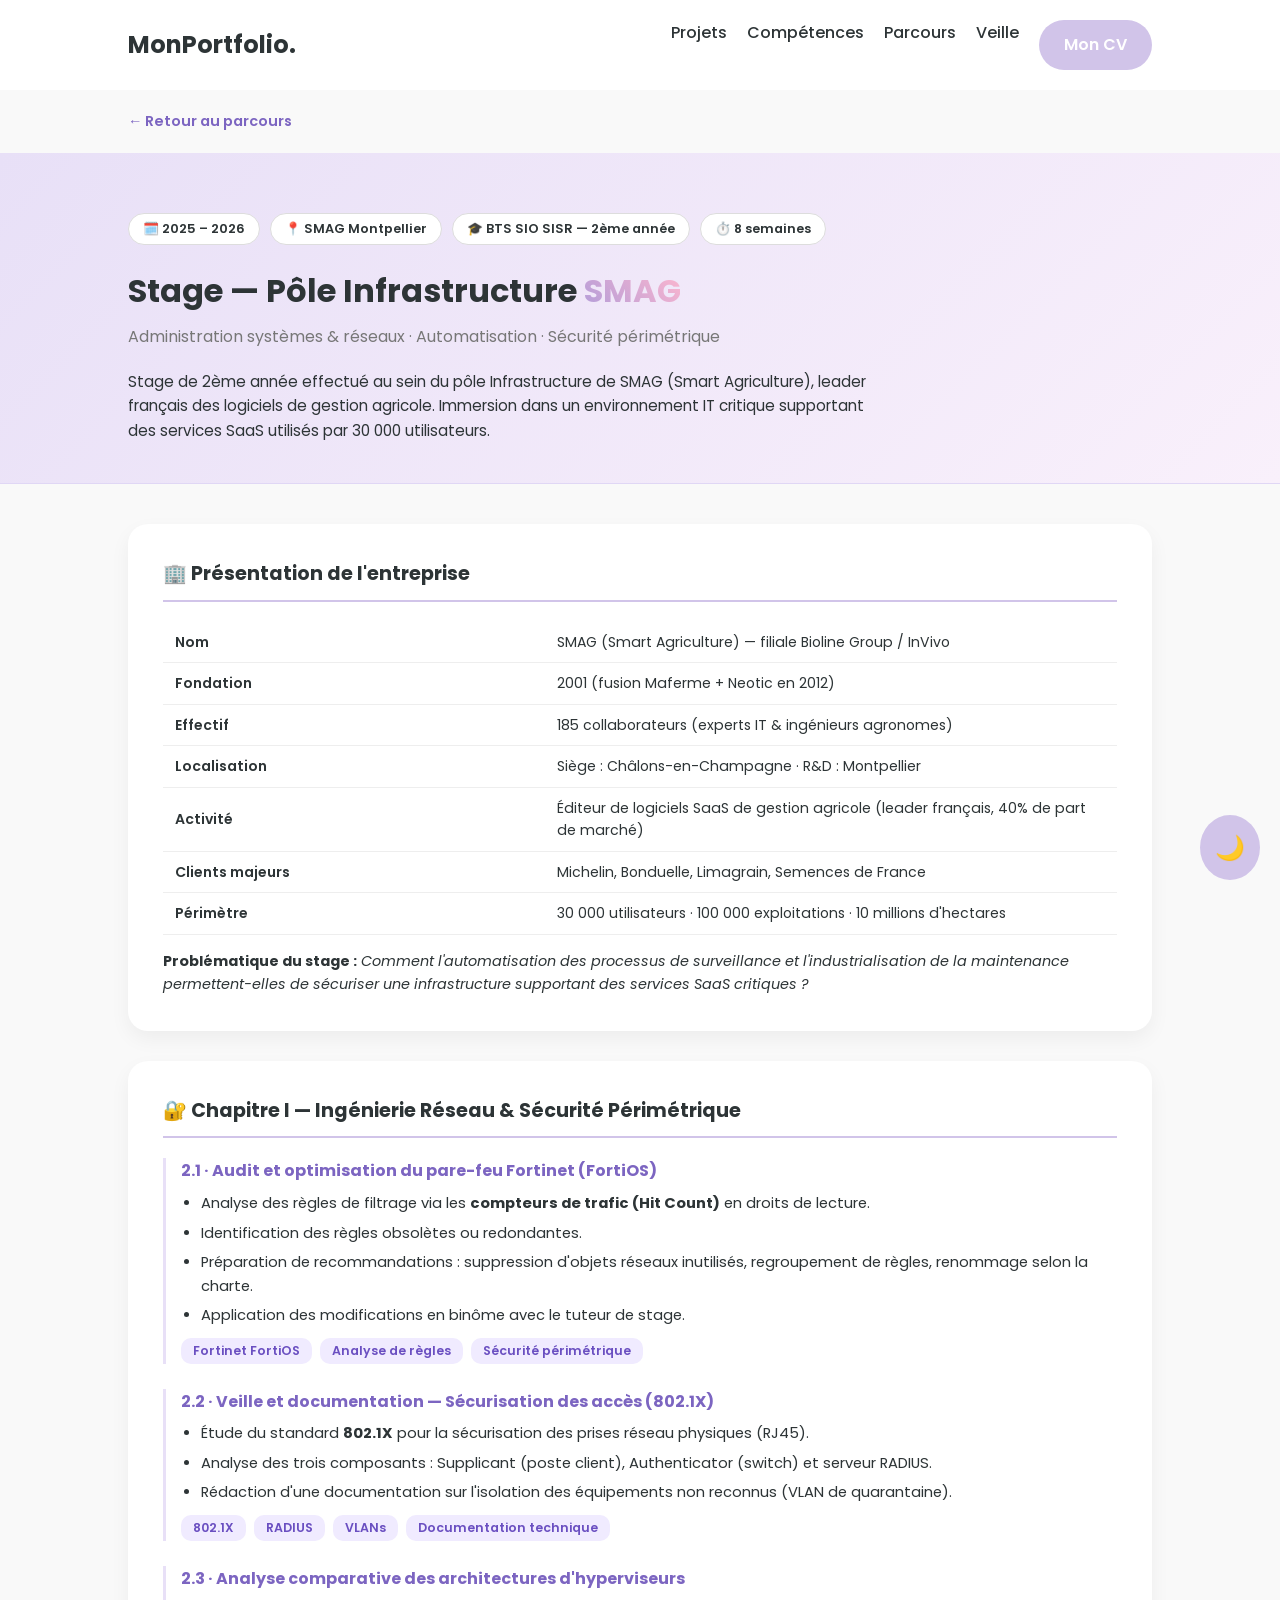
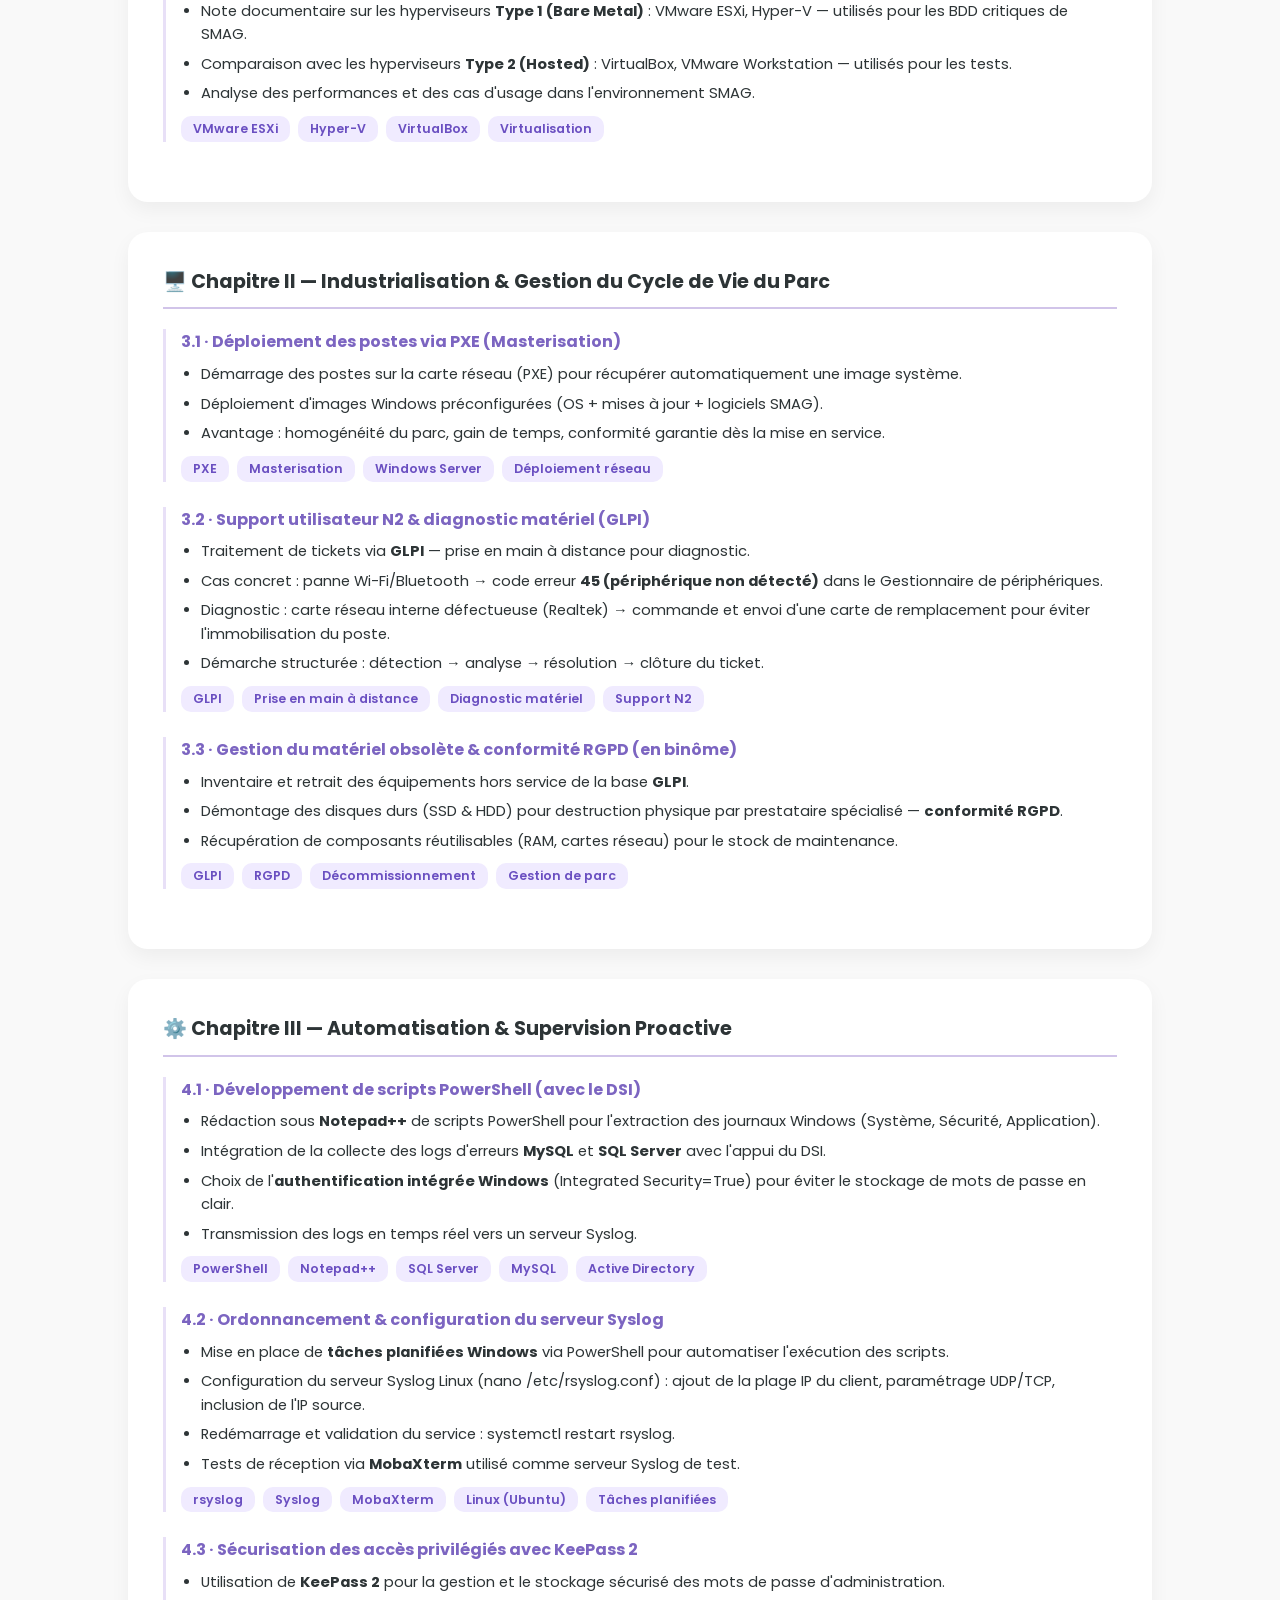
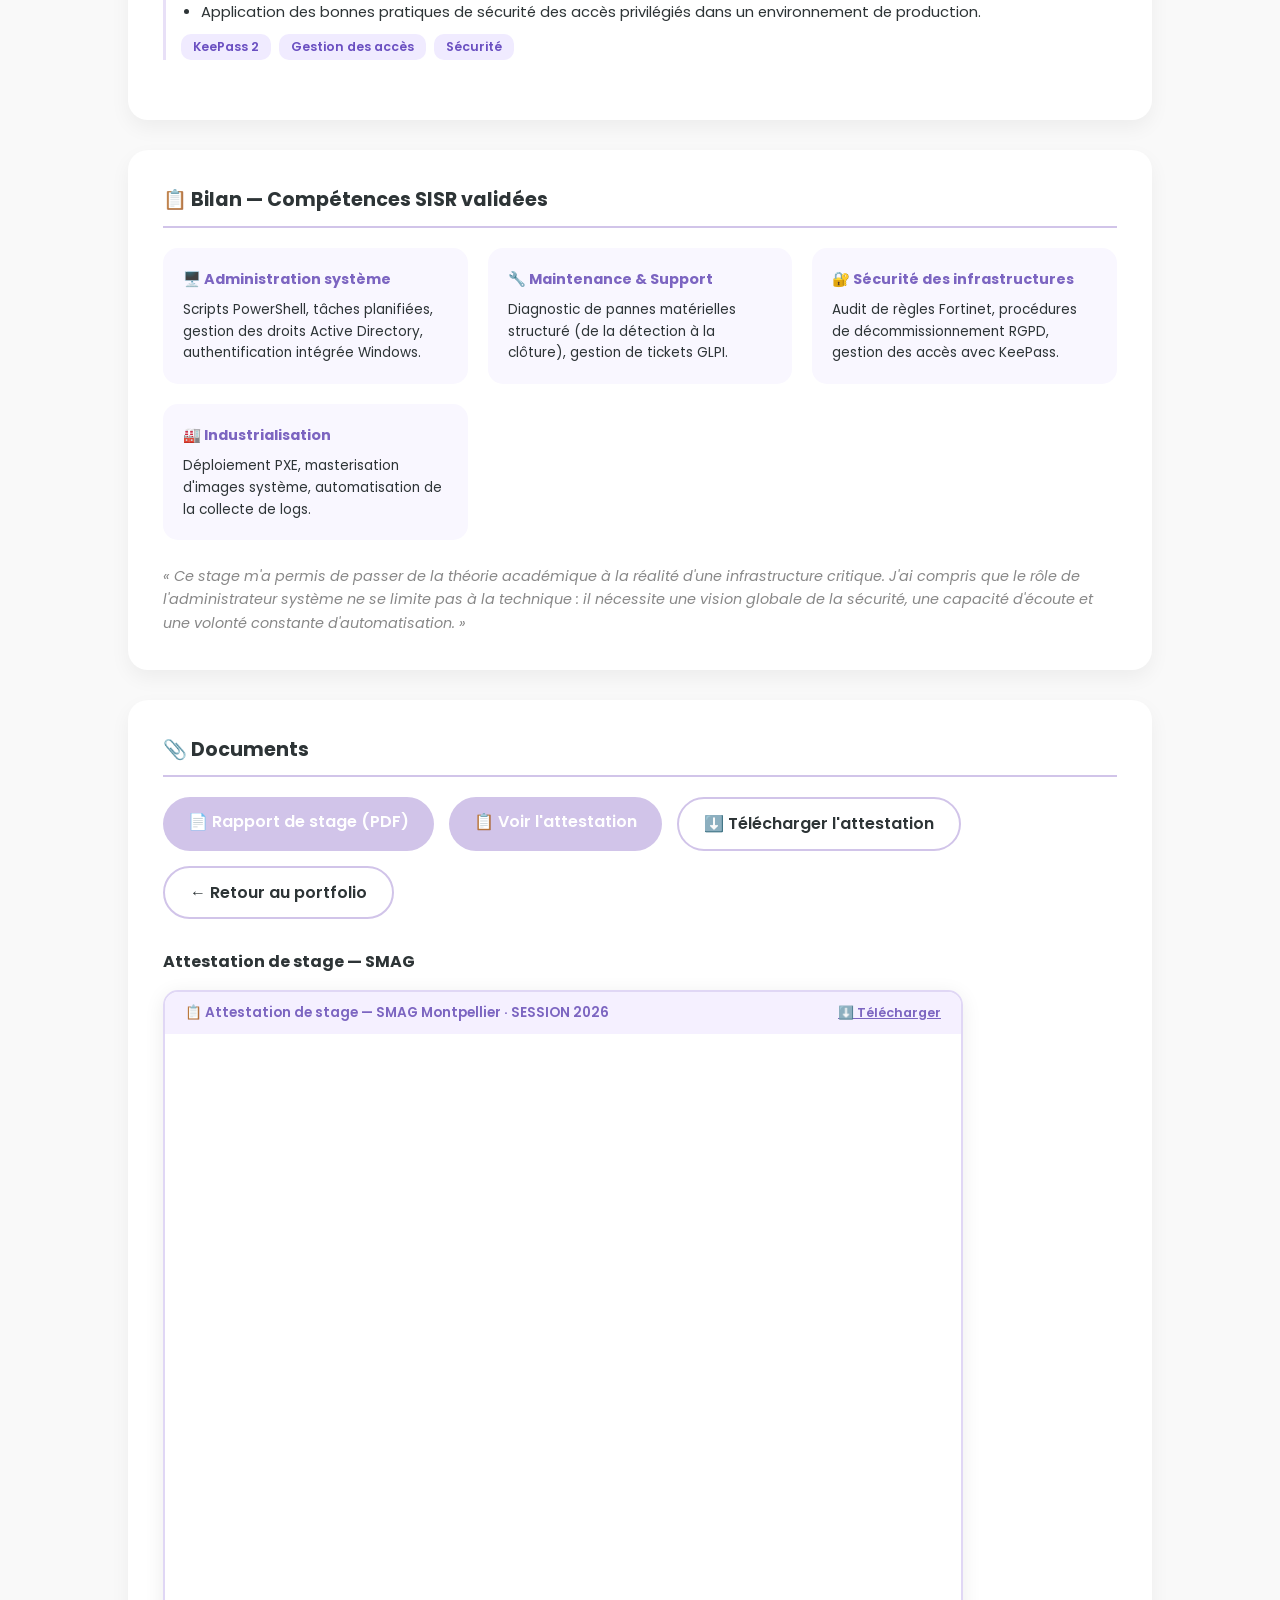
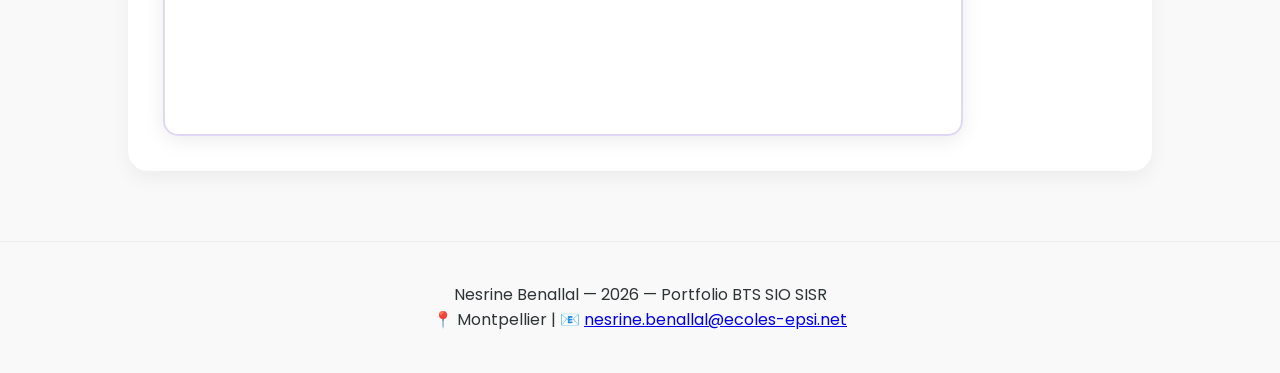
<file: stage-smag.html>
<!DOCTYPE html>
<html lang="fr">
<head>
    <meta charset="UTF-8">
    <meta name="viewport" content="width=device-width, initial-scale=1.0">
    <title>Stage SMAG - Nesrine Benallal</title>
    <link rel="stylesheet" href="style.css">
    <link href="https://fonts.googleapis.com/css2?family=Poppins:wght@300;400;600&display=swap" rel="stylesheet">
    <style>
        .stage-hero {
            background: linear-gradient(135deg, #e8e0f7 0%, #f9f0fb 100%);
            padding: 60px 10% 40px;
            border-bottom: 1px solid #e0d7f5;
        }
        body.dark-theme .stage-hero {
            background: linear-gradient(135deg, #1e1b35 0%, #252545 100%);
            border-bottom: 1px solid #3a3660;
        }
        .stage-hero h1 { font-size: 2rem; margin-bottom: 8px; }
        .stage-hero .subtitle { font-size: 1rem; color: #777; margin-bottom: 20px; }
        body.dark-theme .stage-hero .subtitle { color: #aaa; }
        .badge-row { display: flex; flex-wrap: wrap; gap: 10px; margin-bottom: 20px; }
        .badge {
            background: white;
            border: 1px solid #ddd;
            border-radius: 20px;
            padding: 5px 14px;
            font-size: 0.8rem;
            font-weight: 600;
        }
        body.dark-theme .badge { background: #2e2b50; border-color: #4a4770; color: white; }

        /* Chapitres */
        .chapitre {
            background: var(--white);
            border-radius: 20px;
            box-shadow: 0 8px 20px rgba(0,0,0,0.05);
            padding: 35px;
            margin-bottom: 30px;
        }
        body.dark-theme .chapitre { background: #252545; }
        .chapitre h2 {
            font-size: 1.2rem;
            margin-bottom: 20px;
            padding-bottom: 10px;
            border-bottom: 2px solid var(--purple);
            display: flex;
            align-items: center;
            gap: 10px;
        }
        .mission-block {
            margin-bottom: 25px;
            padding-left: 15px;
            border-left: 3px solid #e8e0f7;
        }
        body.dark-theme .mission-block { border-left-color: #3a3660; }
        .mission-block h3 { font-size: 1rem; margin-bottom: 8px; color: #7c65c1; }
        body.dark-theme .mission-block h3 { color: #b19cd9; }
        .mission-block ul { margin-left: 20px; }
        .mission-block li { margin-bottom: 6px; font-size: 0.92rem; }
        .tools-used {
            display: flex;
            flex-wrap: wrap;
            gap: 8px;
            margin-top: 10px;
        }
        .tool-tag {
            background: #f0ebff;
            color: #6a4fc1;
            border-radius: 10px;
            padding: 3px 12px;
            font-size: 0.78rem;
            font-weight: 600;
        }
        body.dark-theme .tool-tag { background: #3a3360; color: #c9b8f7; }

        /* Bilan */
        .bilan-grid {
            display: grid;
            grid-template-columns: repeat(auto-fit, minmax(250px, 1fr));
            gap: 20px;
            margin-top: 15px;
        }
        .bilan-item {
            background: #f9f7ff;
            border-radius: 15px;
            padding: 20px;
        }
        body.dark-theme .bilan-item { background: #1e1b35; }
        .bilan-item h4 { font-size: 0.9rem; margin-bottom: 8px; color: #7c65c1; }
        body.dark-theme .bilan-item h4 { color: #b19cd9; }
        .bilan-item p { font-size: 0.85rem; }

        /* Contexte entreprise */
        .entreprise-table { width: 100%; border-collapse: collapse; margin-top: 10px; font-size: 0.88rem; }
        .entreprise-table td { padding: 9px 12px; border-bottom: 1px solid #eee; }
        .entreprise-table td:first-child { font-weight: 600; width: 40%; }
        body.dark-theme .entreprise-table td { border-bottom-color: #3a3660; }

        .back-btn {
            display: inline-block;
            margin: 20px 10%;
            color: #7c65c1;
            text-decoration: none;
            font-weight: 600;
            font-size: 0.9rem;
        }
        .back-btn:hover { text-decoration: underline; }
    </style>
</head>
<body>
    <button id="theme-toggle" class="theme-btn">🌙</button>

    <nav>
        <div class="logo">MonPortfolio.</div>
        <div class="burger" id="burger"><span></span><span></span><span></span></div>
        <ul class="nav-links" id="nav-links">
            <li><a href="index.html#projets">Projets</a></li>
            <li><a href="index.html#competences">Compétences</a></li>
            <li><a href="index.html#parcours">Parcours</a></li>
            <li><a href="index.html#veille">Veille</a></li>
            <li><a href="CV Benallal Nesrine.pdf" download class="btn-cv">Mon CV</a></li>
        </ul>
    </nav>

    <a href="index.html#parcours" class="back-btn">← Retour au parcours</a>

    <!-- HERO STAGE -->
    <div class="stage-hero">
        <div class="badge-row">
            <span class="badge">🗓️ 2025 – 2026</span>
            <span class="badge">📍 SMAG Montpellier</span>
            <span class="badge">🎓 BTS SIO SISR — 2ème année</span>
            <span class="badge">⏱️ 8 semaines</span>
        </div>
        <h1>Stage — Pôle Infrastructure <span class="txt-gradient">SMAG</span></h1>
        <p class="subtitle">Administration systèmes & réseaux · Automatisation · Sécurité périmétrique</p>
        <p style="max-width: 750px; font-size: 0.95rem;">
            Stage de 2ème année effectué au sein du pôle Infrastructure de SMAG (Smart Agriculture), 
            leader français des logiciels de gestion agricole. Immersion dans un environnement IT critique 
            supportant des services SaaS utilisés par 30 000 utilisateurs.
        </p>
    </div>

    <div class="container">

        <!-- ENTREPRISE -->
        <div class="chapitre">
            <h2>🏢 Présentation de l'entreprise</h2>
            <table class="entreprise-table">
                <tr><td>Nom</td><td>SMAG (Smart Agriculture) — filiale Bioline Group / InVivo</td></tr>
                <tr><td>Fondation</td><td>2001 (fusion Maferme + Neotic en 2012)</td></tr>
                <tr><td>Effectif</td><td>185 collaborateurs (experts IT & ingénieurs agronomes)</td></tr>
                <tr><td>Localisation</td><td>Siège : Châlons-en-Champagne · R&D : Montpellier</td></tr>
                <tr><td>Activité</td><td>Éditeur de logiciels SaaS de gestion agricole (leader français, 40% de part de marché)</td></tr>
                <tr><td>Clients majeurs</td><td>Michelin, Bonduelle, Limagrain, Semences de France</td></tr>
                <tr><td>Périmètre</td><td>30 000 utilisateurs · 100 000 exploitations · 10 millions d'hectares</td></tr>
            </table>
            <p style="margin-top: 15px; font-size: 0.9rem;">
                <strong>Problématique du stage :</strong> <em>Comment l'automatisation des processus de surveillance 
                et l'industrialisation de la maintenance permettent-elles de sécuriser une infrastructure 
                supportant des services SaaS critiques ?</em>
            </p>
        </div>

        <!-- CHAPITRE I -->
        <div class="chapitre">
            <h2>🔐 Chapitre I — Ingénierie Réseau & Sécurité Périmétrique</h2>

            <div class="mission-block">
                <h3>2.1 · Audit et optimisation du pare-feu Fortinet (FortiOS)</h3>
                <ul>
                    <li>Analyse des règles de filtrage via les <strong>compteurs de trafic (Hit Count)</strong> en droits de lecture.</li>
                    <li>Identification des règles obsolètes ou redondantes.</li>
                    <li>Préparation de recommandations : suppression d'objets réseaux inutilisés, regroupement de règles, renommage selon la charte.</li>
                    <li>Application des modifications en binôme avec le tuteur de stage.</li>
                </ul>
                <div class="tools-used">
                    <span class="tool-tag">Fortinet FortiOS</span>
                    <span class="tool-tag">Analyse de règles</span>
                    <span class="tool-tag">Sécurité périmétrique</span>
                </div>
            </div>

            <div class="mission-block">
                <h3>2.2 · Veille et documentation — Sécurisation des accès (802.1X)</h3>
                <ul>
                    <li>Étude du standard <strong>802.1X</strong> pour la sécurisation des prises réseau physiques (RJ45).</li>
                    <li>Analyse des trois composants : Supplicant (poste client), Authenticator (switch) et serveur RADIUS.</li>
                    <li>Rédaction d'une documentation sur l'isolation des équipements non reconnus (VLAN de quarantaine).</li>
                </ul>
                <div class="tools-used">
                    <span class="tool-tag">802.1X</span>
                    <span class="tool-tag">RADIUS</span>
                    <span class="tool-tag">VLANs</span>
                    <span class="tool-tag">Documentation technique</span>
                </div>
            </div>

            <div class="mission-block">
                <h3>2.3 · Analyse comparative des architectures d'hyperviseurs</h3>
                <ul>
                    <li>Note documentaire sur les hyperviseurs <strong>Type 1 (Bare Metal)</strong> : VMware ESXi, Hyper-V — utilisés pour les BDD critiques de SMAG.</li>
                    <li>Comparaison avec les hyperviseurs <strong>Type 2 (Hosted)</strong> : VirtualBox, VMware Workstation — utilisés pour les tests.</li>
                    <li>Analyse des performances et des cas d'usage dans l'environnement SMAG.</li>
                </ul>
                <div class="tools-used">
                    <span class="tool-tag">VMware ESXi</span>
                    <span class="tool-tag">Hyper-V</span>
                    <span class="tool-tag">VirtualBox</span>
                    <span class="tool-tag">Virtualisation</span>
                </div>
            </div>
        </div>

        <!-- CHAPITRE II -->
        <div class="chapitre">
            <h2>🖥️ Chapitre II — Industrialisation & Gestion du Cycle de Vie du Parc</h2>

            <div class="mission-block">
                <h3>3.1 · Déploiement des postes via PXE (Masterisation)</h3>
                <ul>
                    <li>Démarrage des postes sur la carte réseau (PXE) pour récupérer automatiquement une image système.</li>
                    <li>Déploiement d'images Windows préconfigurées (OS + mises à jour + logiciels SMAG).</li>
                    <li>Avantage : homogénéité du parc, gain de temps, conformité garantie dès la mise en service.</li>
                </ul>
                <div class="tools-used">
                    <span class="tool-tag">PXE</span>
                    <span class="tool-tag">Masterisation</span>
                    <span class="tool-tag">Windows Server</span>
                    <span class="tool-tag">Déploiement réseau</span>
                </div>
            </div>

            <div class="mission-block">
                <h3>3.2 · Support utilisateur N2 & diagnostic matériel (GLPI)</h3>
                <ul>
                    <li>Traitement de tickets via <strong>GLPI</strong> — prise en main à distance pour diagnostic.</li>
                    <li>Cas concret : panne Wi-Fi/Bluetooth → code erreur <strong>45 (périphérique non détecté)</strong> dans le Gestionnaire de périphériques.</li>
                    <li>Diagnostic : carte réseau interne défectueuse (Realtek) → commande et envoi d'une carte de remplacement pour éviter l'immobilisation du poste.</li>
                    <li>Démarche structurée : détection → analyse → résolution → clôture du ticket.</li>
                </ul>
                <div class="tools-used">
                    <span class="tool-tag">GLPI</span>
                    <span class="tool-tag">Prise en main à distance</span>
                    <span class="tool-tag">Diagnostic matériel</span>
                    <span class="tool-tag">Support N2</span>
                </div>
            </div>

            <div class="mission-block">
                <h3>3.3 · Gestion du matériel obsolète & conformité RGPD (en binôme)</h3>
                <ul>
                    <li>Inventaire et retrait des équipements hors service de la base <strong>GLPI</strong>.</li>
                    <li>Démontage des disques durs (SSD & HDD) pour destruction physique par prestataire spécialisé — <strong>conformité RGPD</strong>.</li>
                    <li>Récupération de composants réutilisables (RAM, cartes réseau) pour le stock de maintenance.</li>
                </ul>
                <div class="tools-used">
                    <span class="tool-tag">GLPI</span>
                    <span class="tool-tag">RGPD</span>
                    <span class="tool-tag">Décommissionnement</span>
                    <span class="tool-tag">Gestion de parc</span>
                </div>
            </div>
        </div>

        <!-- CHAPITRE III -->
        <div class="chapitre">
            <h2>⚙️ Chapitre III — Automatisation & Supervision Proactive</h2>

            <div class="mission-block">
                <h3>4.1 · Développement de scripts PowerShell (avec le DSI)</h3>
                <ul>
                    <li>Rédaction sous <strong>Notepad++</strong> de scripts PowerShell pour l'extraction des journaux Windows (Système, Sécurité, Application).</li>
                    <li>Intégration de la collecte des logs d'erreurs <strong>MySQL</strong> et <strong>SQL Server</strong> avec l'appui du DSI.</li>
                    <li>Choix de l'<strong>authentification intégrée Windows</strong> (Integrated Security=True) pour éviter le stockage de mots de passe en clair.</li>
                    <li>Transmission des logs en temps réel vers un serveur Syslog.</li>
                </ul>
                <div class="tools-used">
                    <span class="tool-tag">PowerShell</span>
                    <span class="tool-tag">Notepad++</span>
                    <span class="tool-tag">SQL Server</span>
                    <span class="tool-tag">MySQL</span>
                    <span class="tool-tag">Active Directory</span>
                </div>
            </div>

            <div class="mission-block">
                <h3>4.2 · Ordonnancement & configuration du serveur Syslog</h3>
                <ul>
                    <li>Mise en place de <strong>tâches planifiées Windows</strong> via PowerShell pour automatiser l'exécution des scripts.</li>
                    <li>Configuration du serveur Syslog Linux (<code>nano /etc/rsyslog.conf</code>) : ajout de la plage IP du client, paramétrage UDP/TCP, inclusion de l'IP source.</li>
                    <li>Redémarrage et validation du service : <code>systemctl restart rsyslog</code>.</li>
                    <li>Tests de réception via <strong>MobaXterm</strong> utilisé comme serveur Syslog de test.</li>
                </ul>
                <div class="tools-used">
                    <span class="tool-tag">rsyslog</span>
                    <span class="tool-tag">Syslog</span>
                    <span class="tool-tag">MobaXterm</span>
                    <span class="tool-tag">Linux (Ubuntu)</span>
                    <span class="tool-tag">Tâches planifiées</span>
                </div>
            </div>

            <div class="mission-block">
                <h3>4.3 · Sécurisation des accès privilégiés avec KeePass 2</h3>
                <ul>
                    <li>Utilisation de <strong>KeePass 2</strong> pour la gestion et le stockage sécurisé des mots de passe d'administration.</li>
                    <li>Application des bonnes pratiques de sécurité des accès privilégiés dans un environnement de production.</li>
                </ul>
                <div class="tools-used">
                    <span class="tool-tag">KeePass 2</span>
                    <span class="tool-tag">Gestion des accès</span>
                    <span class="tool-tag">Sécurité</span>
                </div>
            </div>
        </div>

        <!-- BILAN -->
        <div class="chapitre">
            <h2>📋 Bilan — Compétences SISR validées</h2>
            <div class="bilan-grid">
                <div class="bilan-item">
                    <h4>🖥️ Administration système</h4>
                    <p>Scripts PowerShell, tâches planifiées, gestion des droits Active Directory, authentification intégrée Windows.</p>
                </div>
                <div class="bilan-item">
                    <h4>🔧 Maintenance & Support</h4>
                    <p>Diagnostic de pannes matérielles structuré (de la détection à la clôture), gestion de tickets GLPI.</p>
                </div>
                <div class="bilan-item">
                    <h4>🔐 Sécurité des infrastructures</h4>
                    <p>Audit de règles Fortinet, procédures de décommissionnement RGPD, gestion des accès avec KeePass.</p>
                </div>
                <div class="bilan-item">
                    <h4>🏭 Industrialisation</h4>
                    <p>Déploiement PXE, masterisation d'images système, automatisation de la collecte de logs.</p>
                </div>
            </div>
            <p style="margin-top: 25px; font-size: 0.9rem; font-style: italic; color: #888;">
                « Ce stage m'a permis de passer de la théorie académique à la réalité d'une infrastructure critique. 
                J'ai compris que le rôle de l'administrateur système ne se limite pas à la technique : il nécessite 
                une vision globale de la sécurité, une capacité d'écoute et une volonté constante d'automatisation. »
            </p>
        </div>

        <!-- DOCUMENTS -->
        <div class="chapitre">
            <h2>📎 Documents</h2>
            <div style="display: flex; gap: 15px; flex-wrap: wrap; margin-bottom: 30px;">
                <a href="Rapport_de_stage_SAMG.pdf" target="_blank" class="btn-main">📄 Rapport de stage (PDF)</a>
                <a href="attestation%20de%20stage%20smag.pdf" target="_blank" class="btn-main">📋 Voir l'attestation</a>
                <a href="attestation%20de%20stage%20smag.pdf" download class="btn-secondary">⬇️ Télécharger l'attestation</a>
                <a href="index.html#parcours" class="btn-secondary">← Retour au portfolio</a>
            </div>

            <h3 style="margin-bottom: 15px; font-size: 1rem;">Attestation de stage — SMAG</h3>
            <div style="
                border: 2px solid #e0d7f5;
                border-radius: 15px;
                overflow: hidden;
                box-shadow: 0 4px 20px rgba(0,0,0,0.08);
                max-width: 800px;
            ">
                <div style="
                    background: #f5f0ff;
                    padding: 10px 20px;
                    display: flex;
                    justify-content: space-between;
                    align-items: center;
                    font-size: 0.85rem;
                    font-weight: 600;
                    color: #7c65c1;
                ">
                    <span>📋 Attestation de stage — SMAG Montpellier · SESSION 2026</span>
                    <a href="attestation%20de%20stage%20smag.pdf" download style="color: #7c65c1; font-size: 0.8rem;">⬇️ Télécharger</a>
                </div>
                <iframe
                    src="attestation%20de%20stage%20smag.pdf"
                    width="100%"
                    height="700px"
                    style="display: block; border: none;"
                    title="Attestation de stage SMAG">
                    <p style="padding: 20px;">
                        Votre navigateur ne supporte pas l'affichage PDF intégré.
                        <a href="attestation%20de%20stage%20smag.pdf" target="_blank">Cliquez ici pour ouvrir l'attestation.</a>
                    </p>
                </iframe>
            </div>
        </div>

    </div>

    <footer>
        <p>Nesrine Benallal — 2026 — Portfolio BTS SIO SISR</p>
        <p>📍 Montpellier | 📧 <a href="mailto:nesrine.benallal@ecoles-epsi.net">nesrine.benallal@ecoles-epsi.net</a></p>
    </footer>

    <script src="script.js"></script>
</body>
</html>
</file>
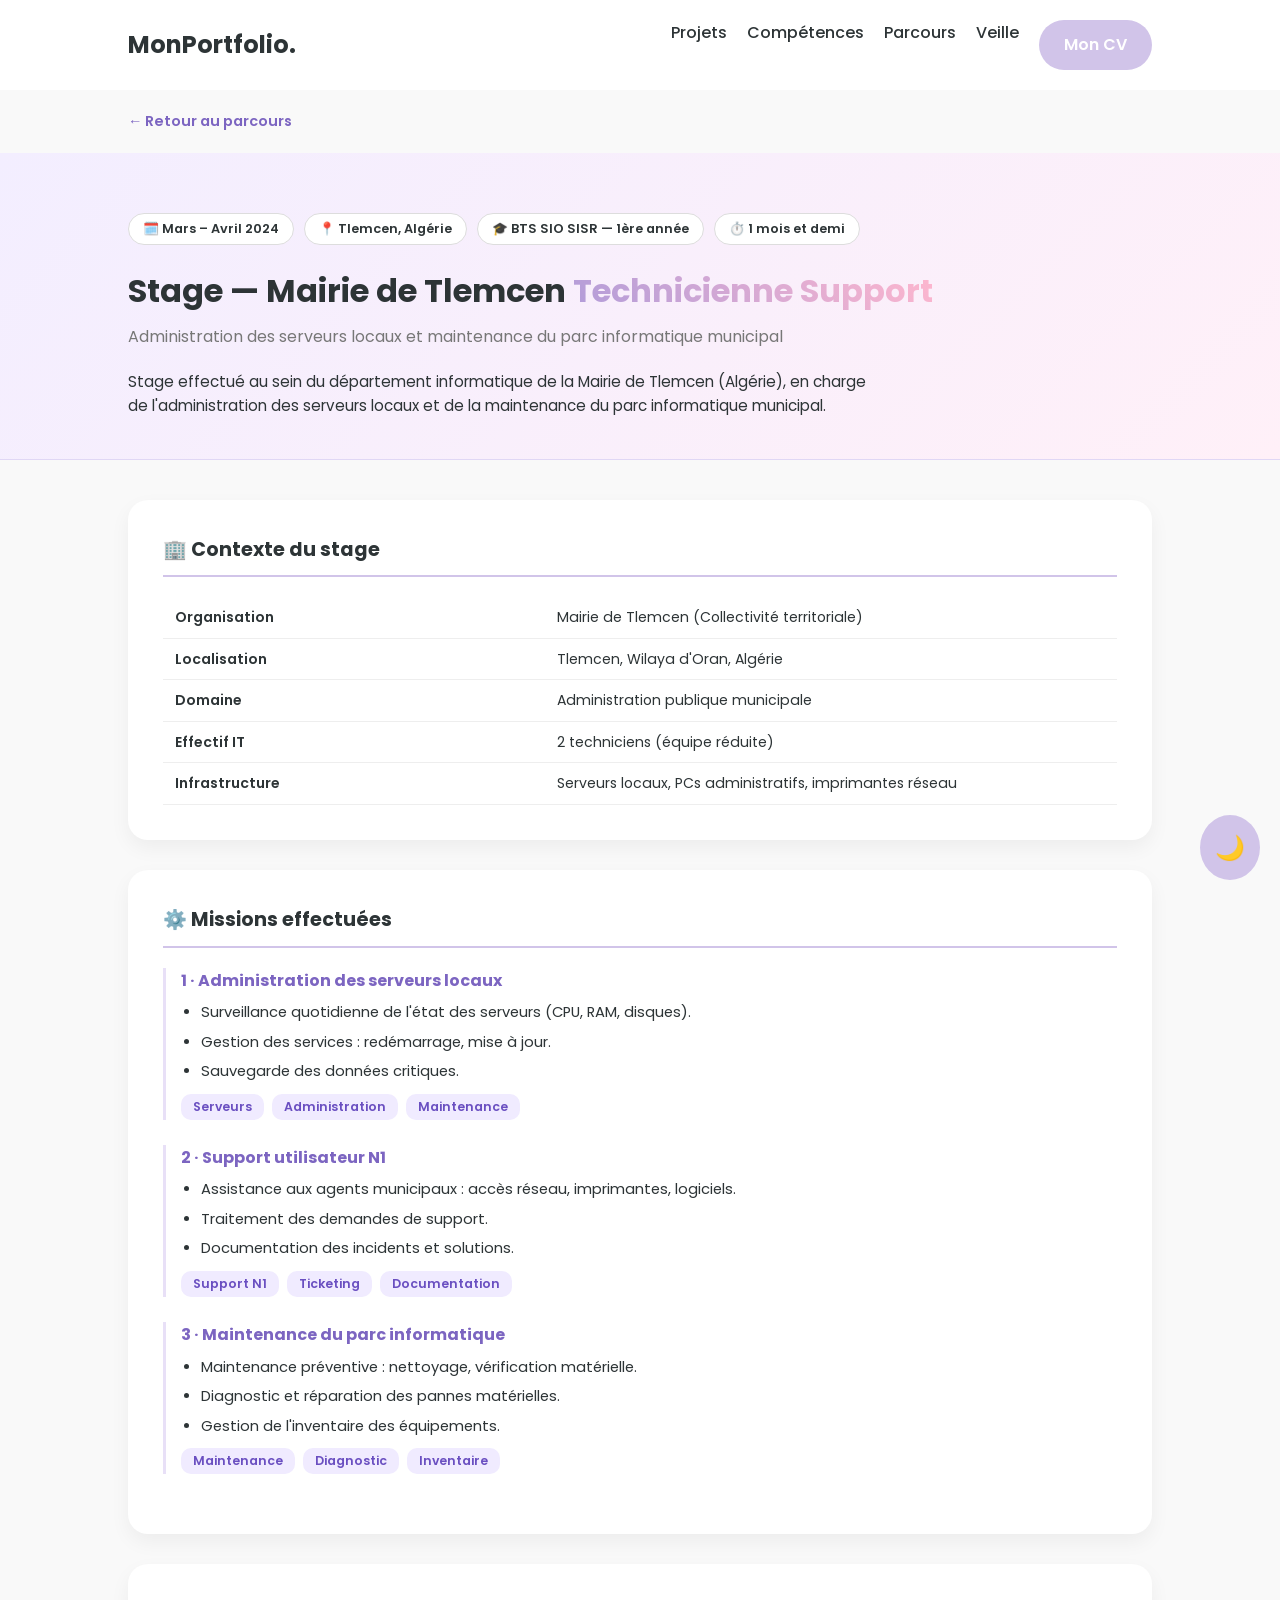
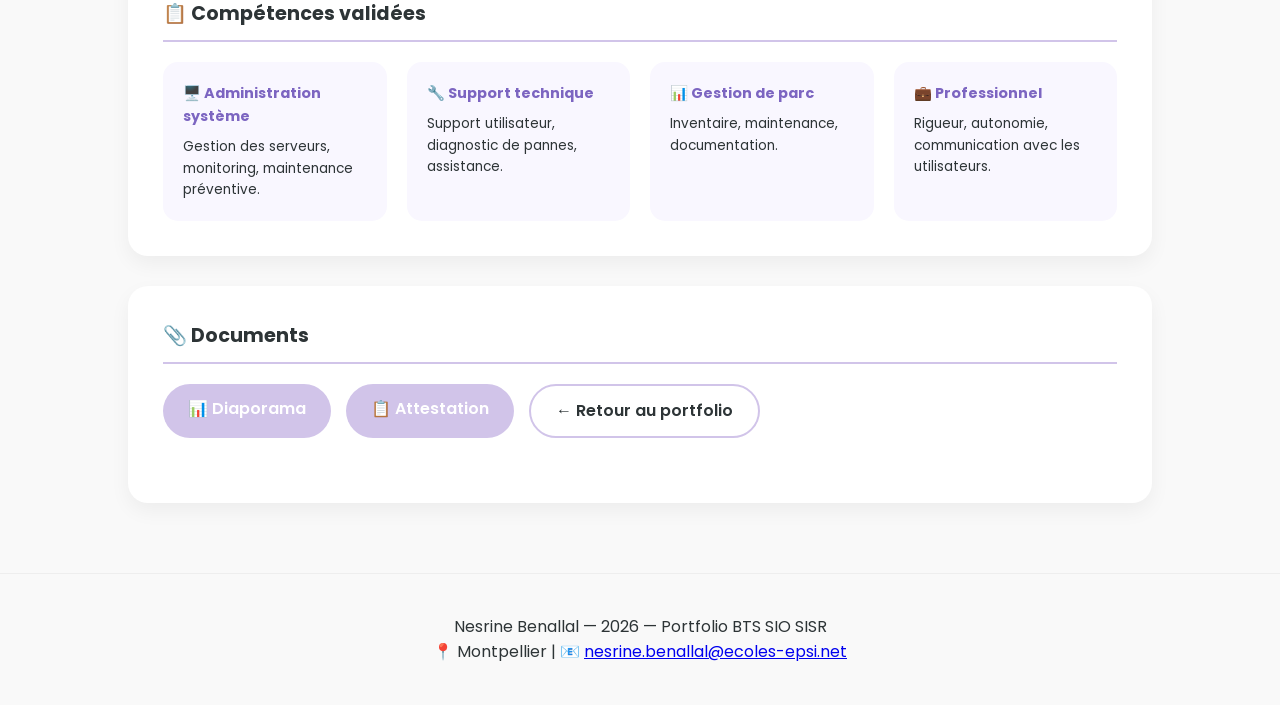
<file: stage-tlemcen.html>
<!DOCTYPE html>
<html lang="fr">
<head>
    <meta charset="UTF-8">
    <meta name="viewport" content="width=device-width, initial-scale=1.0">
    <title>Stage Tlemcen - Nesrine Benallal</title>
    <link rel="stylesheet" href="style.css">
    <link href="https://fonts.googleapis.com/css2?family=Poppins:wght@300;400;600&display=swap" rel="stylesheet">
</head>
<body>
    <button id="theme-toggle" class="theme-btn">🌙</button>
    <nav>
        <div class="logo">MonPortfolio.</div>
        <div class="burger" id="burger"><span></span><span></span><span></span></div>
        <ul class="nav-links" id="nav-links">
            <li><a href="index.html#projets">Projets</a></li>
            <li><a href="index.html#competences">Compétences</a></li>
            <li><a href="index.html#parcours">Parcours</a></li>
            <li><a href="index.html#veille">Veille</a></li>
            <li><a href="CV Benallal Nesrine.pdf" download class="btn-cv">Mon CV</a></li>
        </ul>
    </nav>

    <a href="index.html#parcours" class="back-btn">← Retour au parcours</a>

    <div class="section-hero">
        <div class="badge-row">
            <span class="badge">🗓️ Mars – Avril 2024</span>
            <span class="badge">📍 Tlemcen, Algérie</span>
            <span class="badge">🎓 BTS SIO SISR — 1ère année</span>
            <span class="badge">⏱️ 1 mois et demi</span>
        </div>
        <h1>Stage — Mairie de Tlemcen <span class="txt-gradient">Technicienne Support</span></h1>
        <p class="subtitle">Administration des serveurs locaux et maintenance du parc informatique municipal</p>
        <p style="max-width: 750px; font-size: 0.95rem;">
            Stage effectué au sein du département informatique de la Mairie de Tlemcen (Algérie),
            en charge de l'administration des serveurs locaux et de la maintenance du parc
            informatique municipal.
        </p>
    </div>

    <div class="container">

        <div class="chapitre">
            <h2>🏢 Contexte du stage</h2>
            <table class="entreprise-table">
                <tr><td>Organisation</td><td>Mairie de Tlemcen (Collectivité territoriale)</td></tr>
                <tr><td>Localisation</td><td>Tlemcen, Wilaya d'Oran, Algérie</td></tr>
                <tr><td>Domaine</td><td>Administration publique municipale</td></tr>
                <tr><td>Effectif IT</td><td>2 techniciens (équipe réduite)</td></tr>
                <tr><td>Infrastructure</td><td>Serveurs locaux, PCs administratifs, imprimantes réseau</td></tr>
            </table>
        </div>

        <div class="chapitre">
            <h2>⚙️ Missions effectuées</h2>

            <div class="mission-block">
                <h3>1 · Administration des serveurs locaux</h3>
                <ul>
                    <li>Surveillance quotidienne de l'état des serveurs (CPU, RAM, disques).</li>
                    <li>Gestion des services : redémarrage, mise à jour.</li>
                    <li>Sauvegarde des données critiques.</li>
                </ul>
                <div class="tools-used">
                    <span class="tool-tag">Serveurs</span>
                    <span class="tool-tag">Administration</span>
                    <span class="tool-tag">Maintenance</span>
                </div>
            </div>

            <div class="mission-block">
                <h3>2 · Support utilisateur N1</h3>
                <ul>
                    <li>Assistance aux agents municipaux : accès réseau, imprimantes, logiciels.</li>
                    <li>Traitement des demandes de support.</li>
                    <li>Documentation des incidents et solutions.</li>
                </ul>
                <div class="tools-used">
                    <span class="tool-tag">Support N1</span>
                    <span class="tool-tag">Ticketing</span>
                    <span class="tool-tag">Documentation</span>
                </div>
            </div>

            <div class="mission-block">
                <h3>3 · Maintenance du parc informatique</h3>
                <ul>
                    <li>Maintenance préventive : nettoyage, vérification matérielle.</li>
                    <li>Diagnostic et réparation des pannes matérielles.</li>
                    <li>Gestion de l'inventaire des équipements.</li>
                </ul>
                <div class="tools-used">
                    <span class="tool-tag">Maintenance</span>
                    <span class="tool-tag">Diagnostic</span>
                    <span class="tool-tag">Inventaire</span>
                </div>
            </div>
        </div>

        <div class="chapitre">
            <h2>📋 Compétences validées</h2>
            <div class="bilan-grid">
                <div class="bilan-item">
                    <h4>🖥️ Administration système</h4>
                    <p>Gestion des serveurs, monitoring, maintenance préventive.</p>
                </div>
                <div class="bilan-item">
                    <h4>🔧 Support technique</h4>
                    <p>Support utilisateur, diagnostic de pannes, assistance.</p>
                </div>
                <div class="bilan-item">
                    <h4>📊 Gestion de parc</h4>
                    <p>Inventaire, maintenance, documentation.</p>
                </div>
                <div class="bilan-item">
                    <h4>💼 Professionnel</h4>
                    <p>Rigueur, autonomie, communication avec les utilisateurs.</p>
                </div>
            </div>
        </div>

        <div class="chapitre">
            <h2>📎 Documents</h2>
            <div style="display: flex; gap: 15px; flex-wrap: wrap; margin-bottom: 30px;">
                <a href="diaporama-mairie-tlemcen-nesrine.pdf" target="_blank" class="btn-main">📊 Diaporama</a>
                <a href="attestation-de-stage-mairie-de-tlemcen.pdf" target="_blank" class="btn-main">📋 Attestation</a>
                <a href="index.html#parcours" class="btn-secondary">← Retour au portfolio</a>
            </div>
        </div>

    </div>

    <footer>
        <p>Nesrine Benallal — 2026 — Portfolio BTS SIO SISR</p>
        <p>📍 Montpellier | 📧 <a href="mailto:nesrine.benallal@ecoles-epsi.net">nesrine.benallal@ecoles-epsi.net</a></p>
    </footer>
    <script src="script.js"></script>
</body>
</html>
</file>
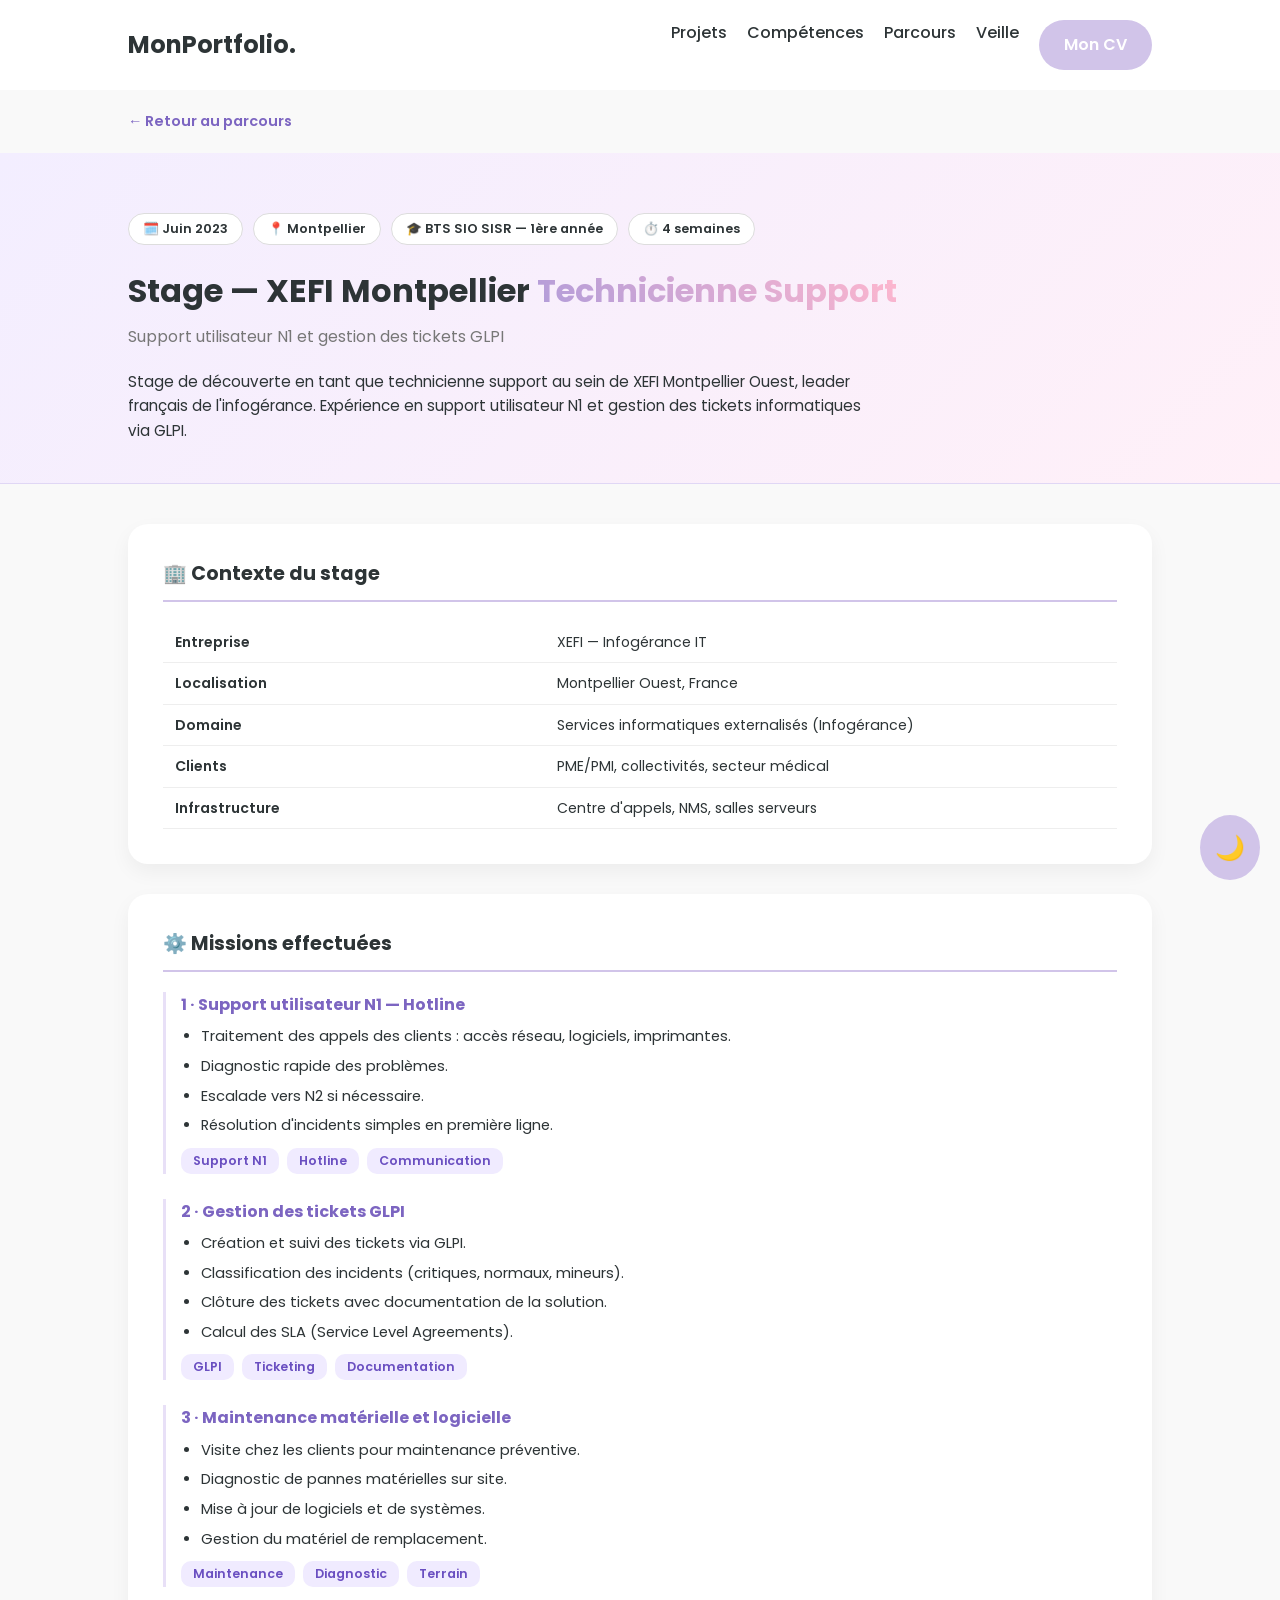
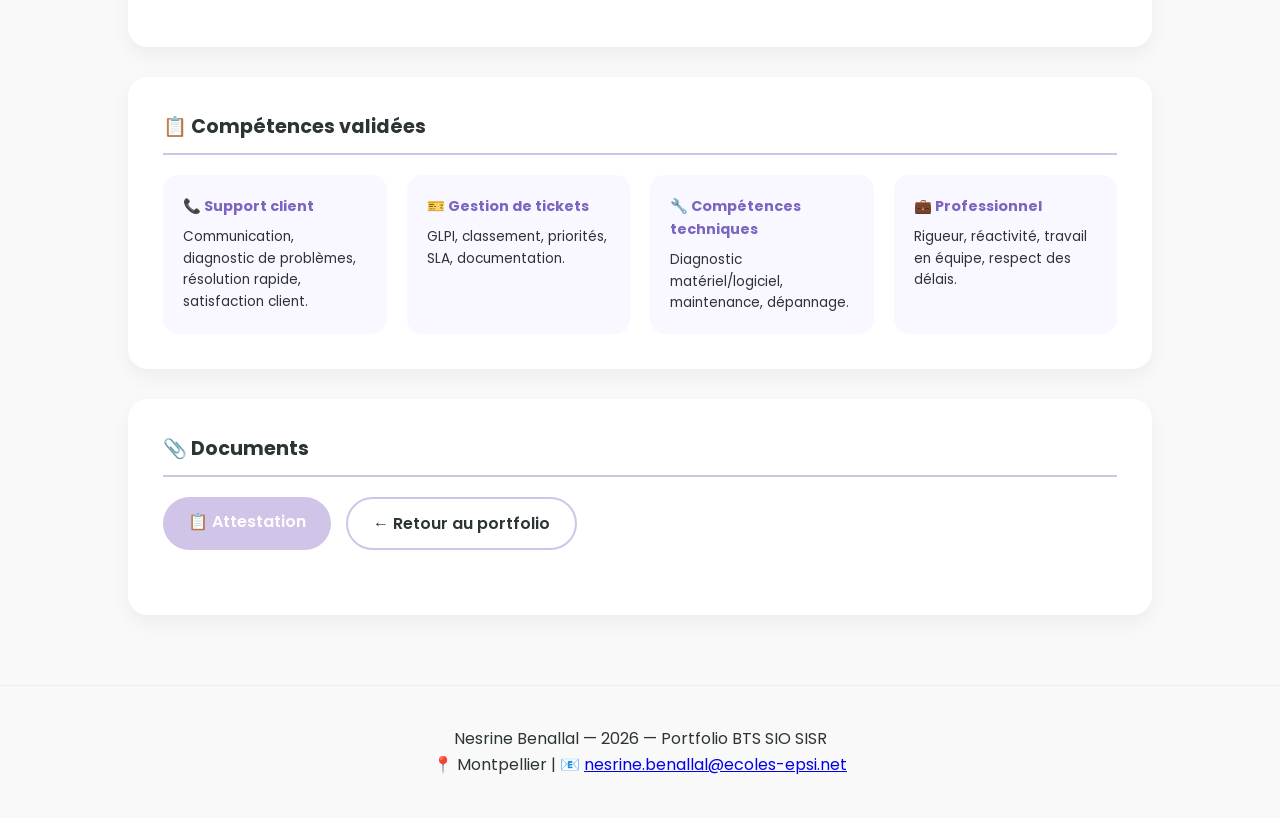
<file: stage-xefi.html>
<!DOCTYPE html>
<html lang="fr">
<head>
    <meta charset="UTF-8">
    <meta name="viewport" content="width=device-width, initial-scale=1.0">
    <title>Stage XEFI - Nesrine Benallal</title>
    <link rel="stylesheet" href="style.css">
    <link href="https://fonts.googleapis.com/css2?family=Poppins:wght@300;400;600&display=swap" rel="stylesheet">
</head>
<body>
    <button id="theme-toggle" class="theme-btn">🌙</button>
    <nav>
        <div class="logo">MonPortfolio.</div>
        <div class="burger" id="burger"><span></span><span></span><span></span></div>
        <ul class="nav-links" id="nav-links">
            <li><a href="index.html#projets">Projets</a></li>
            <li><a href="index.html#competences">Compétences</a></li>
            <li><a href="index.html#parcours">Parcours</a></li>
            <li><a href="index.html#veille">Veille</a></li>
            <li><a href="CV Benallal Nesrine.pdf" download class="btn-cv">Mon CV</a></li>
        </ul>
    </nav>

    <a href="index.html#parcours" class="back-btn">← Retour au parcours</a>

    <div class="section-hero">
        <div class="badge-row">
            <span class="badge">🗓️ Juin 2023</span>
            <span class="badge">📍 Montpellier</span>
            <span class="badge">🎓 BTS SIO SISR — 1ère année</span>
            <span class="badge">⏱️ 4 semaines</span>
        </div>
        <h1>Stage — XEFI Montpellier <span class="txt-gradient">Technicienne Support</span></h1>
        <p class="subtitle">Support utilisateur N1 et gestion des tickets GLPI</p>
        <p style="max-width: 750px; font-size: 0.95rem;">
            Stage de découverte en tant que technicienne support au sein de XEFI Montpellier Ouest,
            leader français de l'infogérance. Expérience en support utilisateur N1 et gestion
            des tickets informatiques via GLPI.
        </p>
    </div>

    <div class="container">

        <div class="chapitre">
            <h2>🏢 Contexte du stage</h2>
            <table class="entreprise-table">
                <tr><td>Entreprise</td><td>XEFI — Infogérance IT</td></tr>
                <tr><td>Localisation</td><td>Montpellier Ouest, France</td></tr>
                <tr><td>Domaine</td><td>Services informatiques externalisés (Infogérance)</td></tr>
                <tr><td>Clients</td><td>PME/PMI, collectivités, secteur médical</td></tr>
                <tr><td>Infrastructure</td><td>Centre d'appels, NMS, salles serveurs</td></tr>
            </table>
        </div>

        <div class="chapitre">
            <h2>⚙️ Missions effectuées</h2>

            <div class="mission-block">
                <h3>1 · Support utilisateur N1 — Hotline</h3>
                <ul>
                    <li>Traitement des appels des clients : accès réseau, logiciels, imprimantes.</li>
                    <li>Diagnostic rapide des problèmes.</li>
                    <li>Escalade vers N2 si nécessaire.</li>
                    <li>Résolution d'incidents simples en première ligne.</li>
                </ul>
                <div class="tools-used">
                    <span class="tool-tag">Support N1</span>
                    <span class="tool-tag">Hotline</span>
                    <span class="tool-tag">Communication</span>
                </div>
            </div>

            <div class="mission-block">
                <h3>2 · Gestion des tickets GLPI</h3>
                <ul>
                    <li>Création et suivi des tickets via GLPI.</li>
                    <li>Classification des incidents (critiques, normaux, mineurs).</li>
                    <li>Clôture des tickets avec documentation de la solution.</li>
                    <li>Calcul des SLA (Service Level Agreements).</li>
                </ul>
                <div class="tools-used">
                    <span class="tool-tag">GLPI</span>
                    <span class="tool-tag">Ticketing</span>
                    <span class="tool-tag">Documentation</span>
                </div>
            </div>

            <div class="mission-block">
                <h3>3 · Maintenance matérielle et logicielle</h3>
                <ul>
                    <li>Visite chez les clients pour maintenance préventive.</li>
                    <li>Diagnostic de pannes matérielles sur site.</li>
                    <li>Mise à jour de logiciels et de systèmes.</li>
                    <li>Gestion du matériel de remplacement.</li>
                </ul>
                <div class="tools-used">
                    <span class="tool-tag">Maintenance</span>
                    <span class="tool-tag">Diagnostic</span>
                    <span class="tool-tag">Terrain</span>
                </div>
            </div>
        </div>

        <div class="chapitre">
            <h2>📋 Compétences validées</h2>
            <div class="bilan-grid">
                <div class="bilan-item">
                    <h4>📞 Support client</h4>
                    <p>Communication, diagnostic de problèmes, résolution rapide, satisfaction client.</p>
                </div>
                <div class="bilan-item">
                    <h4>🎫 Gestion de tickets</h4>
                    <p>GLPI, classement, priorités, SLA, documentation.</p>
                </div>
                <div class="bilan-item">
                    <h4>🔧 Compétences techniques</h4>
                    <p>Diagnostic matériel/logiciel, maintenance, dépannage.</p>
                </div>
                <div class="bilan-item">
                    <h4>💼 Professionnel</h4>
                    <p>Rigueur, réactivité, travail en équipe, respect des délais.</p>
                </div>
            </div>
        </div>

        <div class="chapitre">
            <h2>📎 Documents</h2>
            <div style="display: flex; gap: 15px; flex-wrap: wrap; margin-bottom: 30px;">
                <a href="Attestation%20de%20stage%201.pdf" target="_blank" class="btn-main">📋 Attestation</a>
                <a href="index.html#parcours" class="btn-secondary">← Retour au portfolio</a>
            </div>
        </div>

    </div>

    <footer>
        <p>Nesrine Benallal — 2026 — Portfolio BTS SIO SISR</p>
        <p>📍 Montpellier | 📧 <a href="mailto:nesrine.benallal@ecoles-epsi.net">nesrine.benallal@ecoles-epsi.net</a></p>
    </footer>
    <script src="script.js"></script>
</body>
</html>
</file>
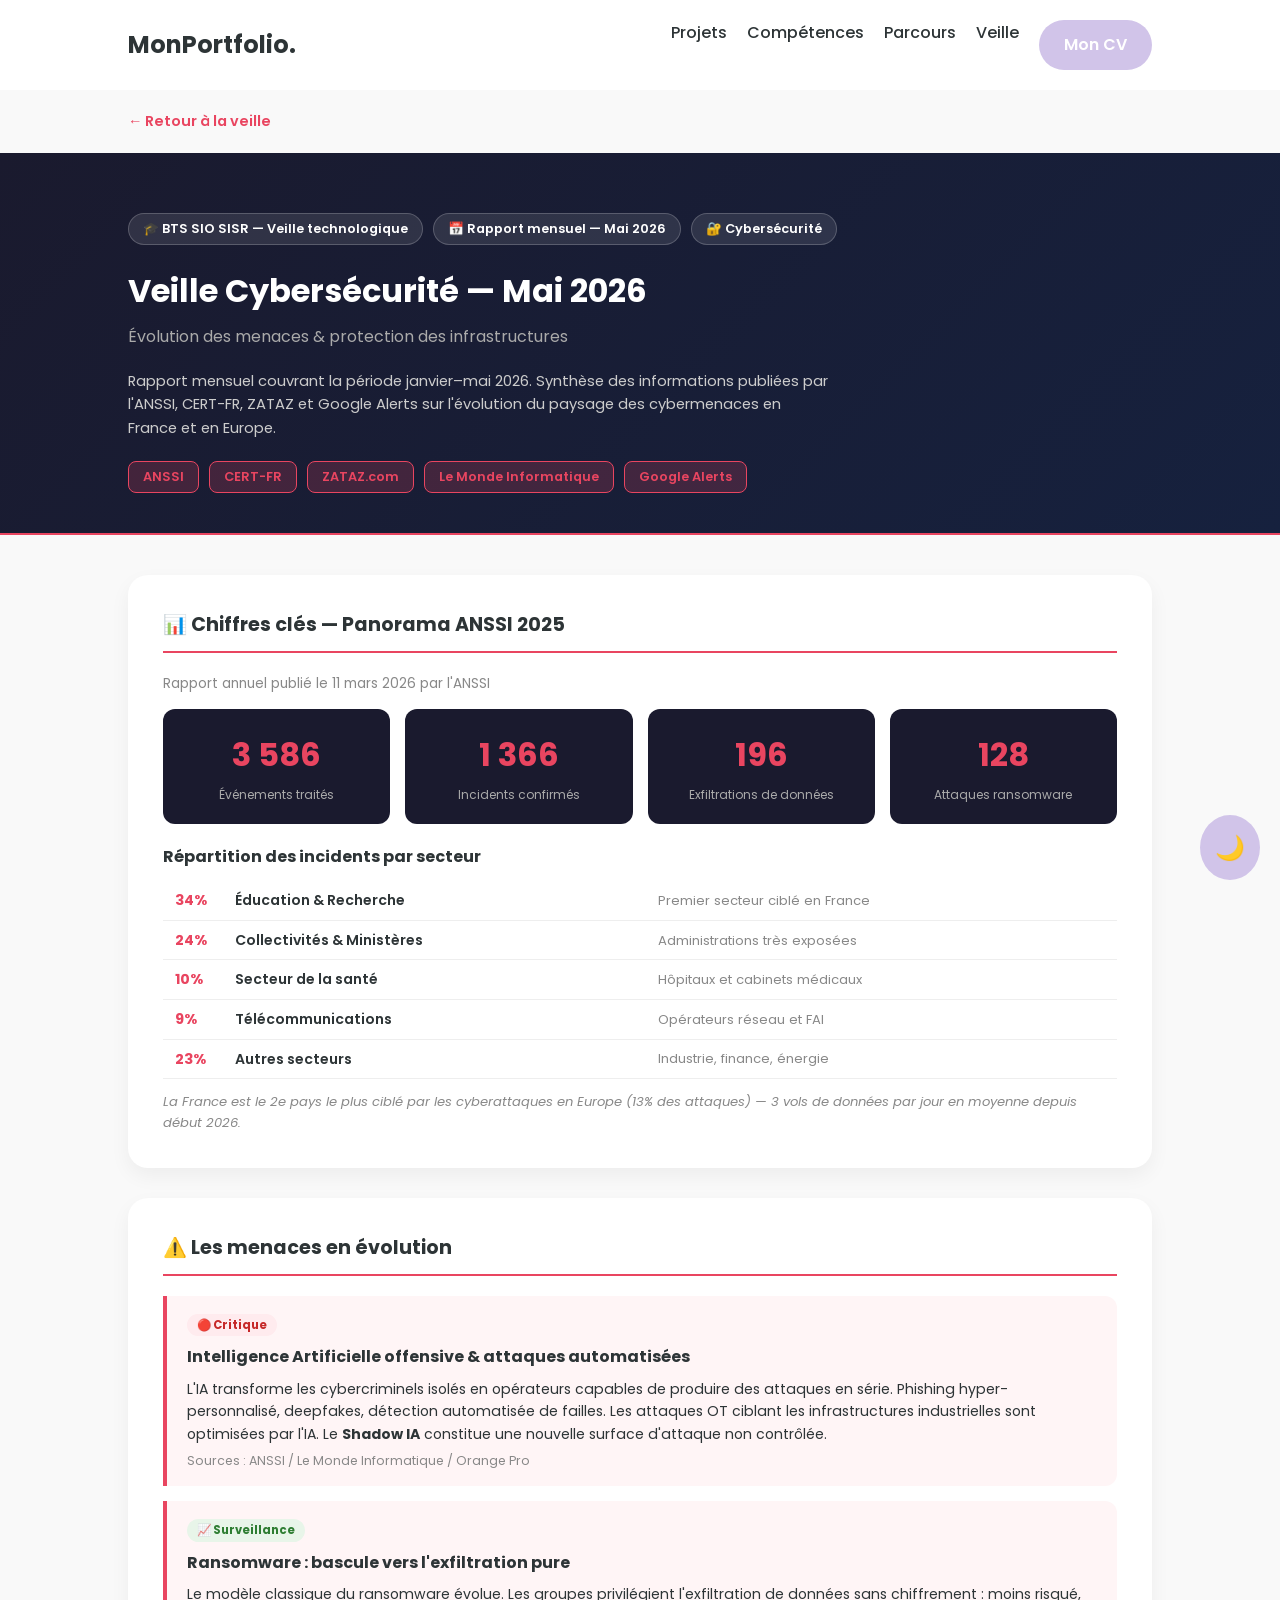
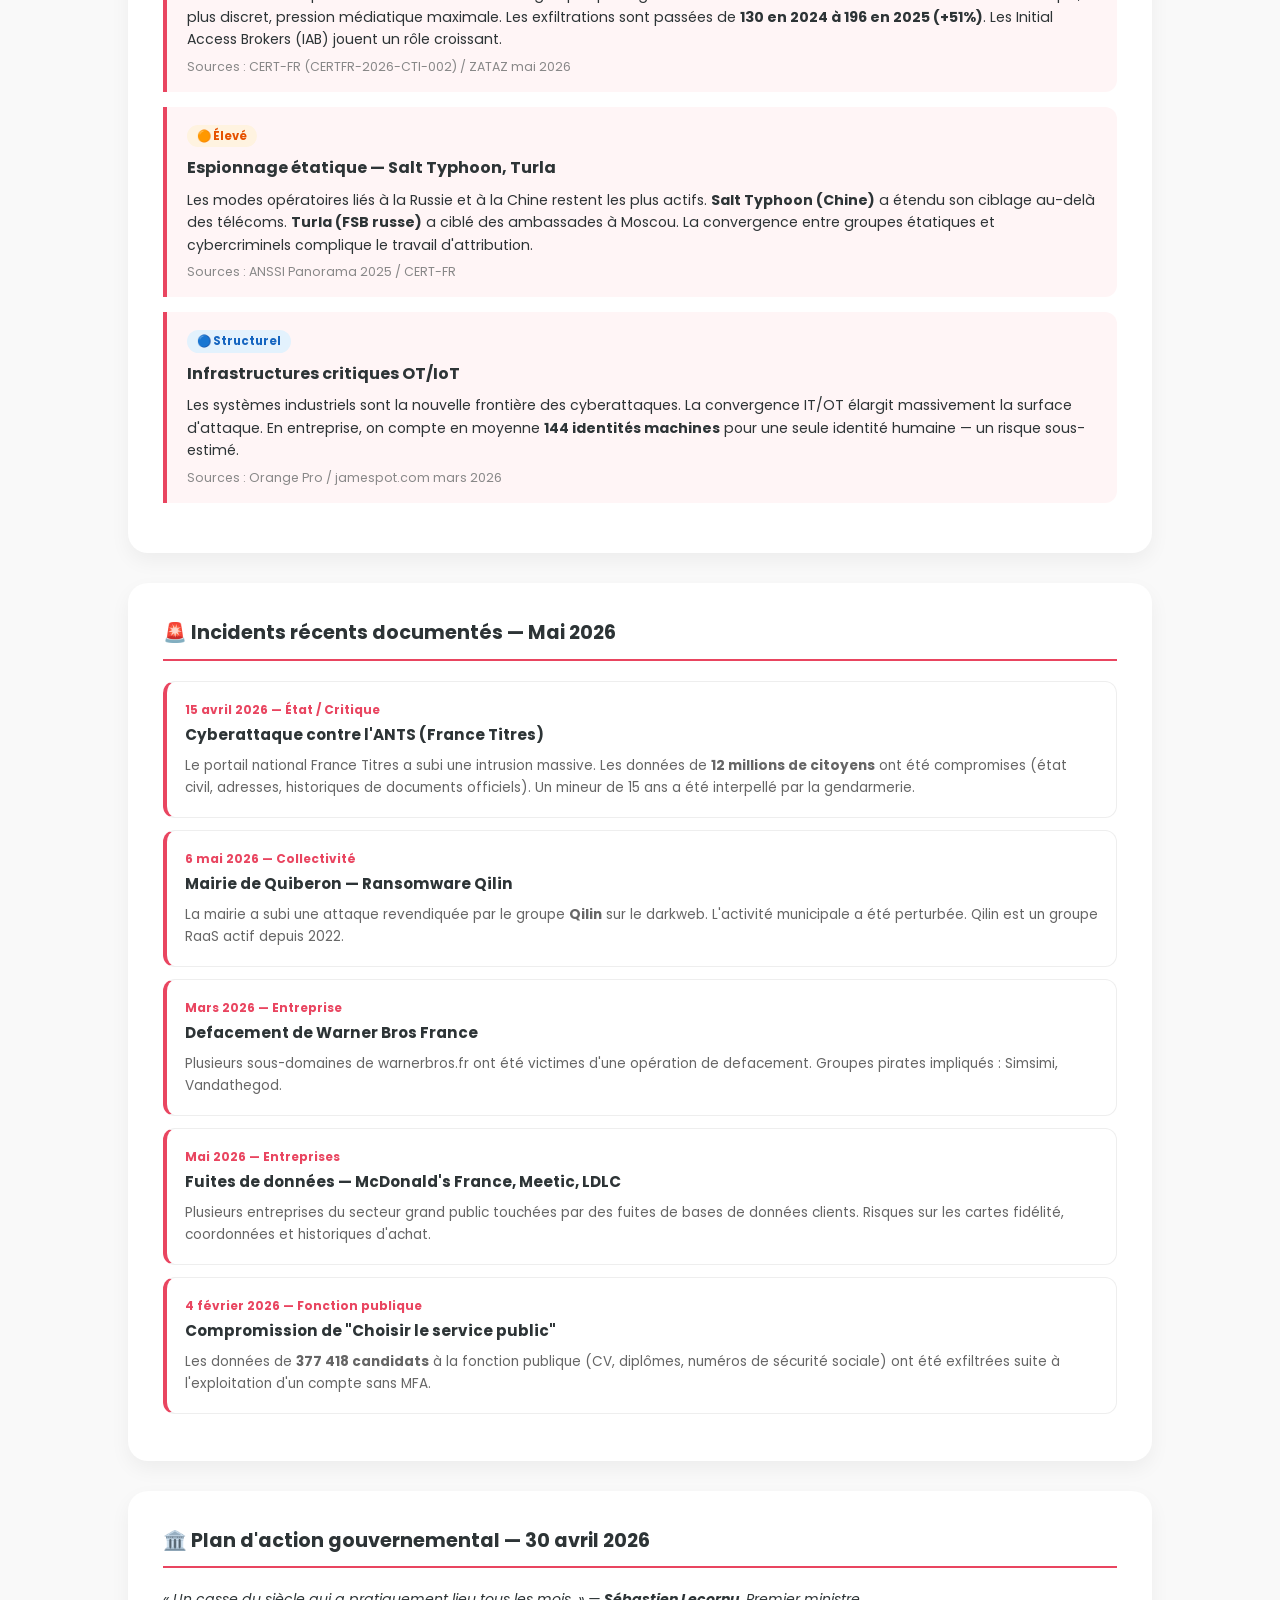
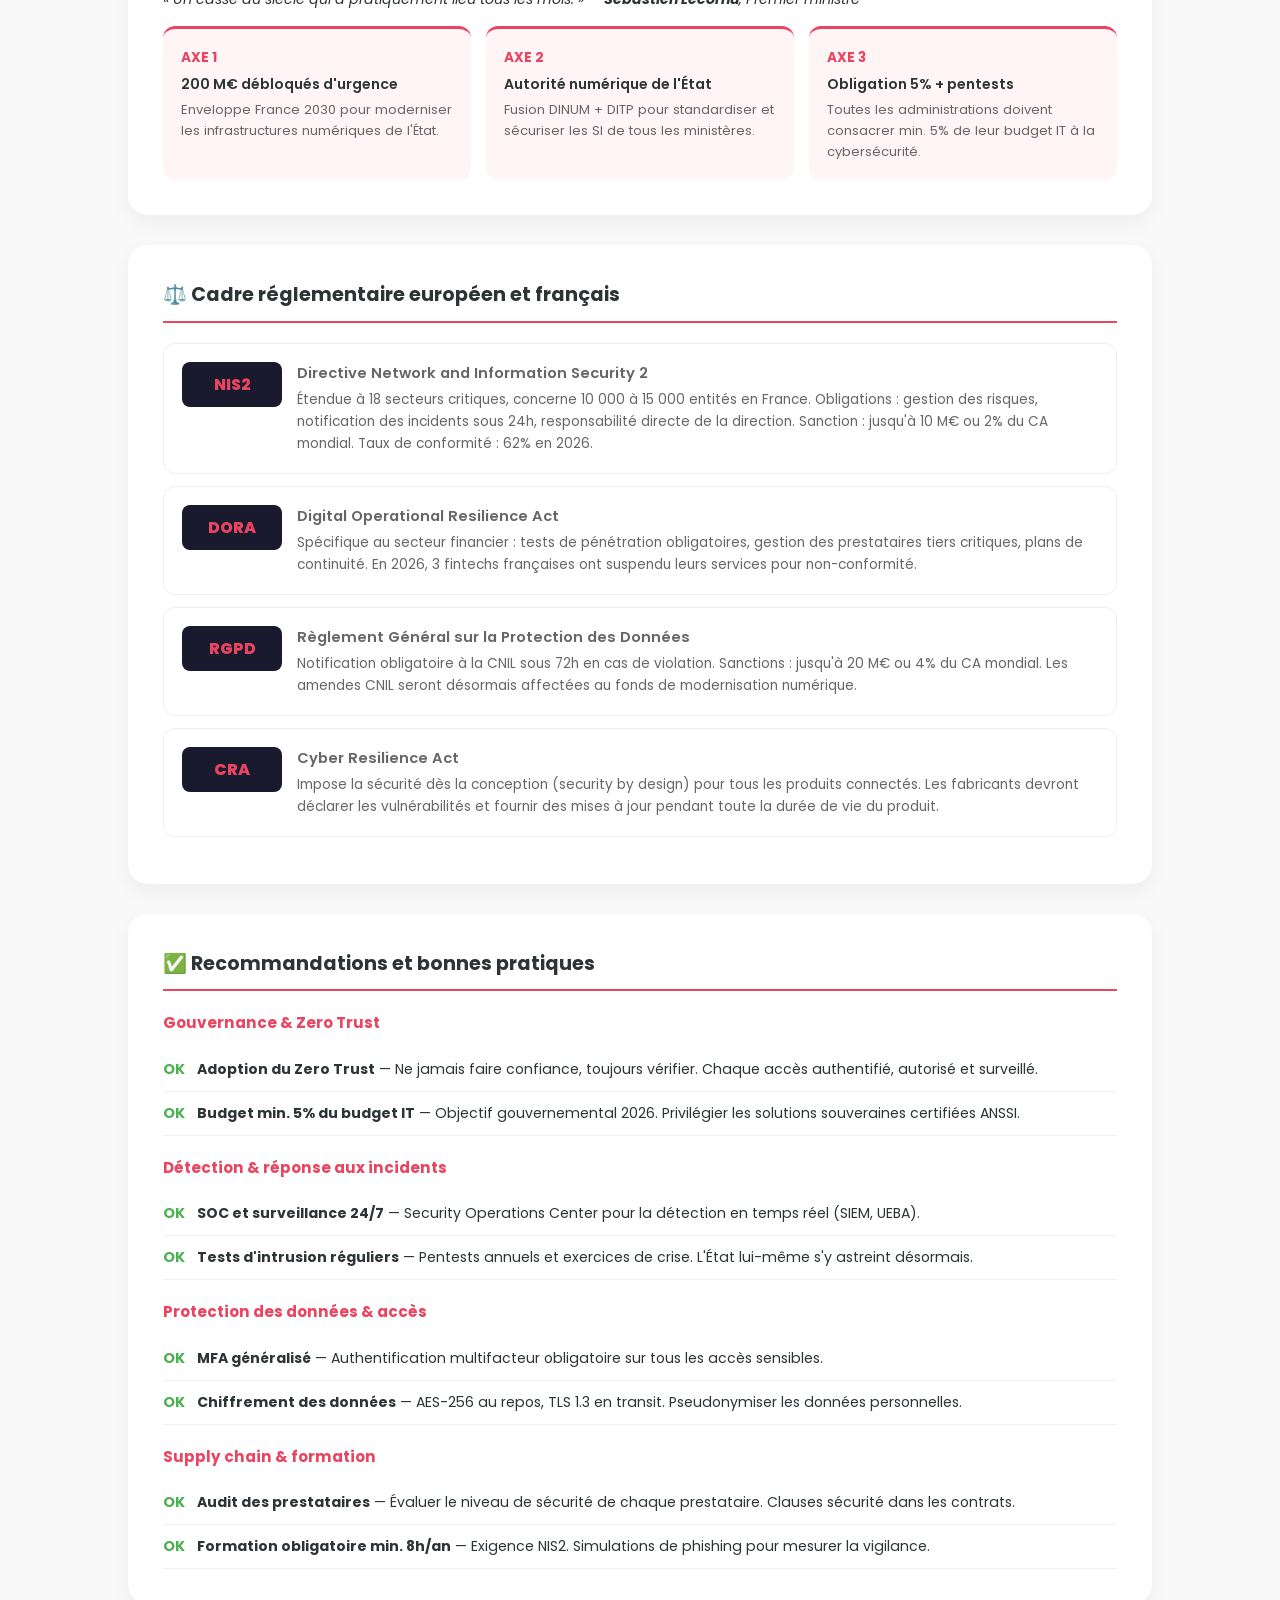
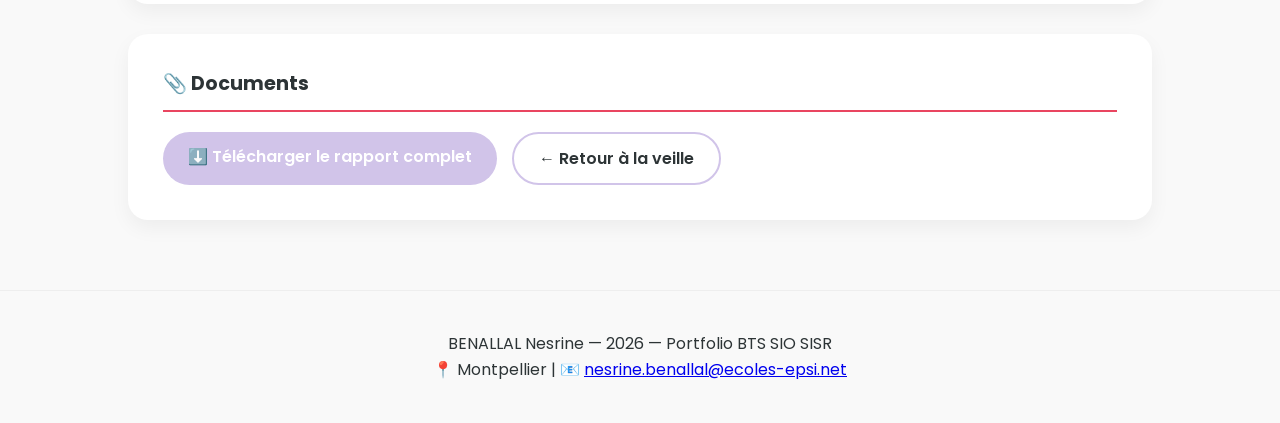
<file: veille-cybersecurite.html>
<!DOCTYPE html>
<html lang="fr">
<head>
    <meta charset="UTF-8">
    <meta name="viewport" content="width=device-width, initial-scale=1.0">
    <title>Veille Cybersécurité - Nesrine Benallal</title>
    <link rel="stylesheet" href="style.css">
    <link href="https://fonts.googleapis.com/css2?family=Poppins:wght@300;400;600&display=swap" rel="stylesheet">
    <style>
        .veille-hero {
            background: linear-gradient(135deg, #1a1a2e 0%, #16213e 100%);
            padding: 60px 10% 40px;
            border-bottom: 2px solid #e94560;
            color: white;
        }
        .veille-hero h1 { font-size: 2rem; margin-bottom: 8px; color: white; }
        .veille-hero .subtitle { font-size: 1rem; color: #aaa; margin-bottom: 20px; }
        .badge-row { display: flex; flex-wrap: wrap; gap: 10px; margin-bottom: 20px; }
        .badge {
            background: rgba(255,255,255,0.1); border: 1px solid rgba(255,255,255,0.2);
            border-radius: 20px; padding: 5px 14px;
            font-size: 0.8rem; font-weight: 600; color: white;
        }
        .sources-bar {
            display: flex; flex-wrap: wrap; gap: 10px; margin-top: 20px;
        }
        .source-chip {
            background: rgba(233,69,96,0.2); border: 1px solid #e94560;
            border-radius: 8px; padding: 5px 14px;
            font-size: 0.8rem; font-weight: 600; color: #e94560;
        }

        .chapitre {
            background: var(--white); border-radius: 20px;
            box-shadow: 0 8px 20px rgba(0,0,0,0.05);
            padding: 35px; margin-bottom: 30px;
        }
        body.dark-theme .chapitre { background: #252545; }
        .chapitre h2 {
            font-size: 1.2rem; margin-bottom: 20px;
            padding-bottom: 10px; border-bottom: 2px solid #e94560;
        }

        /* STATS */
        .stats-grid {
            display: grid; grid-template-columns: repeat(auto-fit, minmax(150px, 1fr));
            gap: 15px; margin: 15px 0;
        }
        .stat-card {
            background: #1a1a2e; border-radius: 12px; padding: 20px;
            text-align: center; color: white;
        }
        .stat-card .number { font-size: 2rem; font-weight: 700; color: #e94560; }
        .stat-card .label { font-size: 0.75rem; color: #aaa; margin-top: 4px; }

        /* MENACES */
        .menace-card {
            border-left: 4px solid #e94560; padding: 15px 20px;
            background: #fff5f6; border-radius: 0 12px 12px 0;
            margin-bottom: 15px;
        }
        body.dark-theme .menace-card { background: #2a1a20; }
        .menace-card .niveau {
            display: inline-block; padding: 2px 10px; border-radius: 20px;
            font-size: 0.72rem; font-weight: 700; margin-bottom: 8px;
        }
        .niveau-critique { background: #ffebee; color: #c62828; }
        .niveau-eleve { background: #fff3e0; color: #e65100; }
        .niveau-surveillance { background: #e8f5e9; color: #2e7d32; }
        .niveau-structurel { background: #e3f2fd; color: #1565c0; }
        body.dark-theme .niveau-critique { background: #3a0a0a; color: #ef9a9a; }
        body.dark-theme .niveau-eleve { background: #3a2000; color: #ffcc80; }
        body.dark-theme .niveau-surveillance { background: #0a2a0a; color: #a5d6a7; }
        body.dark-theme .niveau-structurel { background: #0a1a2a; color: #90caf9; }

        /* INCIDENTS */
        .incident-card {
            border: 1px solid #eee; border-radius: 12px; padding: 18px;
            margin-bottom: 12px; border-left: 4px solid #e94560;
        }
        body.dark-theme .incident-card { border-color: #3a3660; }
        .incident-card .date { font-size: 0.75rem; color: #e94560; font-weight: 700; }
        .incident-card h4 { font-size: 0.95rem; margin: 4px 0 8px; }
        .incident-card p { font-size: 0.85rem; color: #666; }
        body.dark-theme .incident-card p { color: #aaa; }

        /* REGLEMENTATION */
        .regle-card {
            display: grid; grid-template-columns: 100px 1fr; gap: 15px;
            border: 1px solid #eee; border-radius: 12px; padding: 18px;
            margin-bottom: 12px; align-items: start;
        }
        body.dark-theme .regle-card { border-color: #3a3660; }
        .regle-card .sigle {
            background: #1a1a2e; color: #e94560;
            border-radius: 8px; padding: 10px; text-align: center;
            font-weight: 800; font-size: 1rem;
        }
        .regle-card p { font-size: 0.85rem; color: #666; margin-top: 4px; }
        body.dark-theme .regle-card p { color: #aaa; }

        /* RECOMMANDATIONS */
        .reco-item {
            display: flex; align-items: flex-start; gap: 12px;
            padding: 10px 0; border-bottom: 1px solid #f0f0f0;
        }
        body.dark-theme .reco-item { border-bottom-color: #3a3660; }
        .reco-ok { color: #4caf50; font-weight: 700; font-size: 0.9rem; flex-shrink: 0; }
        .reco-item p { font-size: 0.88rem; margin: 0; }

        .back-btn {
            display: inline-block; margin: 20px 10%;
            color: #e94560; text-decoration: none;
            font-weight: 600; font-size: 0.9rem;
        }
        .back-btn:hover { text-decoration: underline; }

        .secteur-table { width: 100%; border-collapse: collapse; font-size: 0.88rem; margin-top: 12px; }
        .secteur-table td { padding: 8px 12px; border-bottom: 1px solid #eee; }
        body.dark-theme .secteur-table td { border-bottom-color: #3a3660; }
        .secteur-table td:first-child { font-weight: 700; color: #e94560; width: 60px; }
        .secteur-table td:nth-child(2) { font-weight: 600; }
        .secteur-table td:last-child { color: #888; font-size: 0.82rem; }
    </style>
</head>
<body>
    <button id="theme-toggle" class="theme-btn">🌙</button>
    <nav>
        <div class="logo">MonPortfolio.</div>
        <div class="burger" id="burger"><span></span><span></span><span></span></div>
        <ul class="nav-links" id="nav-links">
            <li><a href="index.html#projets">Projets</a></li>
            <li><a href="index.html#competences">Compétences</a></li>
            <li><a href="index.html#parcours">Parcours</a></li>
            <li><a href="index.html#veille">Veille</a></li>
            <li><a href="CV Benallal Nesrine.pdf" download class="btn-cv">Mon CV</a></li>
        </ul>
    </nav>

    <a href="index.html#veille" class="back-btn">← Retour à la veille</a>

    <div class="veille-hero">
        <div class="badge-row">
            <span class="badge">🎓 BTS SIO SISR — Veille technologique</span>
            <span class="badge">📅 Rapport mensuel — Mai 2026</span>
            <span class="badge">🔐 Cybersécurité</span>
        </div>
        <h1>Veille Cybersécurité — Mai 2026</h1>
        <p class="subtitle">Évolution des menaces & protection des infrastructures</p>
        <p style="font-size:0.92rem; color:#ccc; max-width:700px;">
            Rapport mensuel couvrant la période janvier–mai 2026. Synthèse des informations publiées 
            par l'ANSSI, CERT-FR, ZATAZ et Google Alerts sur l'évolution du paysage des cybermenaces 
            en France et en Europe.
        </p>
        <div class="sources-bar">
            <span class="source-chip">ANSSI</span>
            <span class="source-chip">CERT-FR</span>
            <span class="source-chip">ZATAZ.com</span>
            <span class="source-chip">Le Monde Informatique</span>
            <span class="source-chip">Google Alerts</span>
        </div>
    </div>

    <div class="container">

        <!-- CHIFFRES CLÉS -->
        <div class="chapitre">
            <h2>📊 Chiffres clés — Panorama ANSSI 2025</h2>
            <p style="font-size:0.85rem; color:#888; margin-bottom:15px;">Rapport annuel publié le 11 mars 2026 par l'ANSSI</p>
            <div class="stats-grid">
                <div class="stat-card">
                    <div class="number">3 586</div>
                    <div class="label">Événements traités</div>
                </div>
                <div class="stat-card">
                    <div class="number">1 366</div>
                    <div class="label">Incidents confirmés</div>
                </div>
                <div class="stat-card">
                    <div class="number">196</div>
                    <div class="label">Exfiltrations de données</div>
                </div>
                <div class="stat-card">
                    <div class="number">128</div>
                    <div class="label">Attaques ransomware</div>
                </div>
            </div>

            <h3 style="margin-top:20px; font-size:1rem;">Répartition des incidents par secteur</h3>
            <table class="secteur-table">
                <tr><td>34%</td><td>Éducation & Recherche</td><td>Premier secteur ciblé en France</td></tr>
                <tr><td>24%</td><td>Collectivités & Ministères</td><td>Administrations très exposées</td></tr>
                <tr><td>10%</td><td>Secteur de la santé</td><td>Hôpitaux et cabinets médicaux</td></tr>
                <tr><td>9%</td><td>Télécommunications</td><td>Opérateurs réseau et FAI</td></tr>
                <tr><td>23%</td><td>Autres secteurs</td><td>Industrie, finance, énergie</td></tr>
            </table>
            <p style="margin-top:12px; font-size:0.82rem; color:#888; font-style:italic;">
                La France est le 2e pays le plus ciblé par les cyberattaques en Europe (13% des attaques) — 
                3 vols de données par jour en moyenne depuis début 2026.
            </p>
        </div>

        <!-- MENACES EN ÉVOLUTION -->
        <div class="chapitre">
            <h2>⚠️ Les menaces en évolution</h2>

            <div class="menace-card">
                <span class="niveau niveau-critique">🔴 Critique</span>
                <h3 style="font-size:1rem; margin:0 0 8px;">Intelligence Artificielle offensive & attaques automatisées</h3>
                <p style="font-size:0.88rem;">L'IA transforme les cybercriminels isolés en opérateurs capables de produire des attaques en série. Phishing hyper-personnalisé, deepfakes, détection automatisée de failles. Les attaques OT ciblant les infrastructures industrielles sont optimisées par l'IA. Le <strong>Shadow IA</strong> constitue une nouvelle surface d'attaque non contrôlée.</p>
                <p style="font-size:0.78rem; color:#888; margin-top:6px;">Sources : ANSSI / Le Monde Informatique / Orange Pro</p>
            </div>

            <div class="menace-card">
                <span class="niveau niveau-surveillance">📈 Surveillance</span>
                <h3 style="font-size:1rem; margin:0 0 8px;">Ransomware : bascule vers l'exfiltration pure</h3>
                <p style="font-size:0.88rem;">Le modèle classique du ransomware évolue. Les groupes privilégient l'exfiltration de données sans chiffrement : moins risqué, plus discret, pression médiatique maximale. Les exfiltrations sont passées de <strong>130 en 2024 à 196 en 2025 (+51%)</strong>. Les Initial Access Brokers (IAB) jouent un rôle croissant.</p>
                <p style="font-size:0.78rem; color:#888; margin-top:6px;">Sources : CERT-FR (CERTFR-2026-CTI-002) / ZATAZ mai 2026</p>
            </div>

            <div class="menace-card">
                <span class="niveau niveau-eleve">🟠 Élevé</span>
                <h3 style="font-size:1rem; margin:0 0 8px;">Espionnage étatique — Salt Typhoon, Turla</h3>
                <p style="font-size:0.88rem;">Les modes opératoires liés à la Russie et à la Chine restent les plus actifs. <strong>Salt Typhoon (Chine)</strong> a étendu son ciblage au-delà des télécoms. <strong>Turla (FSB russe)</strong> a ciblé des ambassades à Moscou. La convergence entre groupes étatiques et cybercriminels complique le travail d'attribution.</p>
                <p style="font-size:0.78rem; color:#888; margin-top:6px;">Sources : ANSSI Panorama 2025 / CERT-FR</p>
            </div>

            <div class="menace-card">
                <span class="niveau niveau-structurel">🔵 Structurel</span>
                <h3 style="font-size:1rem; margin:0 0 8px;">Infrastructures critiques OT/IoT</h3>
                <p style="font-size:0.88rem;">Les systèmes industriels sont la nouvelle frontière des cyberattaques. La convergence IT/OT élargit massivement la surface d'attaque. En entreprise, on compte en moyenne <strong>144 identités machines</strong> pour une seule identité humaine — un risque sous-estimé.</p>
                <p style="font-size:0.78rem; color:#888; margin-top:6px;">Sources : Orange Pro / jamespot.com mars 2026</p>
            </div>
        </div>

        <!-- INCIDENTS MAI 2026 -->
        <div class="chapitre">
            <h2>🚨 Incidents récents documentés — Mai 2026</h2>

            <div class="incident-card">
                <div class="date">15 avril 2026 — État / Critique</div>
                <h4>Cyberattaque contre l'ANTS (France Titres)</h4>
                <p>Le portail national France Titres a subi une intrusion massive. Les données de <strong>12 millions de citoyens</strong> ont été compromises (état civil, adresses, historiques de documents officiels). Un mineur de 15 ans a été interpellé par la gendarmerie.</p>
            </div>

            <div class="incident-card">
                <div class="date">6 mai 2026 — Collectivité</div>
                <h4>Mairie de Quiberon — Ransomware Qilin</h4>
                <p>La mairie a subi une attaque revendiquée par le groupe <strong>Qilin</strong> sur le darkweb. L'activité municipale a été perturbée. Qilin est un groupe RaaS actif depuis 2022.</p>
            </div>

            <div class="incident-card">
                <div class="date">Mars 2026 — Entreprise</div>
                <h4>Defacement de Warner Bros France</h4>
                <p>Plusieurs sous-domaines de warnerbros.fr ont été victimes d'une opération de defacement. Groupes pirates impliqués : Simsimi, Vandathegod.</p>
            </div>

            <div class="incident-card">
                <div class="date">Mai 2026 — Entreprises</div>
                <h4>Fuites de données — McDonald's France, Meetic, LDLC</h4>
                <p>Plusieurs entreprises du secteur grand public touchées par des fuites de bases de données clients. Risques sur les cartes fidélité, coordonnées et historiques d'achat.</p>
            </div>

            <div class="incident-card">
                <div class="date">4 février 2026 — Fonction publique</div>
                <h4>Compromission de "Choisir le service public"</h4>
                <p>Les données de <strong>377 418 candidats</strong> à la fonction publique (CV, diplômes, numéros de sécurité sociale) ont été exfiltrées suite à l'exploitation d'un compte sans MFA.</p>
            </div>
        </div>

        <!-- PLAN GOUVERNEMENTAL -->
        <div class="chapitre">
            <h2>🏛️ Plan d'action gouvernemental — 30 avril 2026</h2>
            <p style="font-size:0.88rem; margin-bottom:15px; font-style:italic;">
                « Un casse du siècle qui a pratiquement lieu tous les mois. » — <strong>Sébastien Lecornu</strong>, Premier ministre
            </p>
            <div style="display:grid; grid-template-columns: repeat(auto-fit, minmax(200px, 1fr)); gap:15px;">
                <div style="background:#fff5f6; border-radius:12px; padding:18px; border-top:3px solid #e94560;">
                    <p style="font-weight:700; font-size:0.85rem; color:#e94560;">AXE 1</p>
                    <p style="font-size:0.88rem; font-weight:600; margin:4px 0;">200 M€ débloqués d'urgence</p>
                    <p style="font-size:0.82rem; color:#666;">Enveloppe France 2030 pour moderniser les infrastructures numériques de l'État.</p>
                </div>
                <div style="background:#fff5f6; border-radius:12px; padding:18px; border-top:3px solid #e94560;">
                    <p style="font-weight:700; font-size:0.85rem; color:#e94560;">AXE 2</p>
                    <p style="font-size:0.88rem; font-weight:600; margin:4px 0;">Autorité numérique de l'État</p>
                    <p style="font-size:0.82rem; color:#666;">Fusion DINUM + DITP pour standardiser et sécuriser les SI de tous les ministères.</p>
                </div>
                <div style="background:#fff5f6; border-radius:12px; padding:18px; border-top:3px solid #e94560;">
                    <p style="font-weight:700; font-size:0.85rem; color:#e94560;">AXE 3</p>
                    <p style="font-size:0.88rem; font-weight:600; margin:4px 0;">Obligation 5% + pentests</p>
                    <p style="font-size:0.82rem; color:#666;">Toutes les administrations doivent consacrer min. 5% de leur budget IT à la cybersécurité.</p>
                </div>
            </div>
        </div>

        <!-- RÉGLEMENTATION -->
        <div class="chapitre">
            <h2>⚖️ Cadre réglementaire européen et français</h2>
            <div class="regle-card">
                <div class="sigle">NIS2</div>
                <div>
                    <p style="font-weight:600; font-size:0.92rem; margin:0;">Directive Network and Information Security 2</p>
                    <p>Étendue à 18 secteurs critiques, concerne 10 000 à 15 000 entités en France. Obligations : gestion des risques, notification des incidents sous 24h, responsabilité directe de la direction. Sanction : jusqu'à 10 M€ ou 2% du CA mondial. Taux de conformité : 62% en 2026.</p>
                </div>
            </div>
            <div class="regle-card">
                <div class="sigle">DORA</div>
                <div>
                    <p style="font-weight:600; font-size:0.92rem; margin:0;">Digital Operational Resilience Act</p>
                    <p>Spécifique au secteur financier : tests de pénétration obligatoires, gestion des prestataires tiers critiques, plans de continuité. En 2026, 3 fintechs françaises ont suspendu leurs services pour non-conformité.</p>
                </div>
            </div>
            <div class="regle-card">
                <div class="sigle">RGPD</div>
                <div>
                    <p style="font-weight:600; font-size:0.92rem; margin:0;">Règlement Général sur la Protection des Données</p>
                    <p>Notification obligatoire à la CNIL sous 72h en cas de violation. Sanctions : jusqu'à 20 M€ ou 4% du CA mondial. Les amendes CNIL seront désormais affectées au fonds de modernisation numérique.</p>
                </div>
            </div>
            <div class="regle-card">
                <div class="sigle">CRA</div>
                <div>
                    <p style="font-weight:600; font-size:0.92rem; margin:0;">Cyber Resilience Act</p>
                    <p>Impose la sécurité dès la conception (security by design) pour tous les produits connectés. Les fabricants devront déclarer les vulnérabilités et fournir des mises à jour pendant toute la durée de vie du produit.</p>
                </div>
            </div>
        </div>

        <!-- RECOMMANDATIONS -->
        <div class="chapitre">
            <h2>✅ Recommandations et bonnes pratiques</h2>

            <h3 style="font-size:0.95rem; margin-bottom:12px; color:#e94560;">Gouvernance & Zero Trust</h3>
            <div class="reco-item"><span class="reco-ok">OK</span><p><strong>Adoption du Zero Trust</strong> — Ne jamais faire confiance, toujours vérifier. Chaque accès authentifié, autorisé et surveillé.</p></div>
            <div class="reco-item"><span class="reco-ok">OK</span><p><strong>Budget min. 5% du budget IT</strong> — Objectif gouvernemental 2026. Privilégier les solutions souveraines certifiées ANSSI.</p></div>

            <h3 style="font-size:0.95rem; margin:20px 0 12px; color:#e94560;">Détection & réponse aux incidents</h3>
            <div class="reco-item"><span class="reco-ok">OK</span><p><strong>SOC et surveillance 24/7</strong> — Security Operations Center pour la détection en temps réel (SIEM, UEBA).</p></div>
            <div class="reco-item"><span class="reco-ok">OK</span><p><strong>Tests d'intrusion réguliers</strong> — Pentests annuels et exercices de crise. L'État lui-même s'y astreint désormais.</p></div>

            <h3 style="font-size:0.95rem; margin:20px 0 12px; color:#e94560;">Protection des données & accès</h3>
            <div class="reco-item"><span class="reco-ok">OK</span><p><strong>MFA généralisé</strong> — Authentification multifacteur obligatoire sur tous les accès sensibles.</p></div>
            <div class="reco-item"><span class="reco-ok">OK</span><p><strong>Chiffrement des données</strong> — AES-256 au repos, TLS 1.3 en transit. Pseudonymiser les données personnelles.</p></div>

            <h3 style="font-size:0.95rem; margin:20px 0 12px; color:#e94560;">Supply chain & formation</h3>
            <div class="reco-item"><span class="reco-ok">OK</span><p><strong>Audit des prestataires</strong> — Évaluer le niveau de sécurité de chaque prestataire. Clauses sécurité dans les contrats.</p></div>
            <div class="reco-item"><span class="reco-ok">OK</span><p><strong>Formation obligatoire min. 8h/an</strong> — Exigence NIS2. Simulations de phishing pour mesurer la vigilance.</p></div>
        </div>

        <div class="chapitre">
            <h2>📎 Documents</h2>
            <div style="display:flex; gap:15px; flex-wrap:wrap;">
                <a href="Veille_Cybersecurite_Mai2026_Complet.pdf" download class="btn-main">⬇️ Télécharger le rapport complet</a>
                <a href="index.html#veille" class="btn-secondary">← Retour à la veille</a>
            </div>
        </div>

    </div>

    <footer>
        <p>BENALLAL Nesrine — 2026 — Portfolio BTS SIO SISR</p>
        <p>📍 Montpellier | 📧 <a href="mailto:nesrine.benallal@ecoles-epsi.net">nesrine.benallal@ecoles-epsi.net</a></p>
    </footer>
    <script src="script.js"></script>
</body>
</html>
</file>
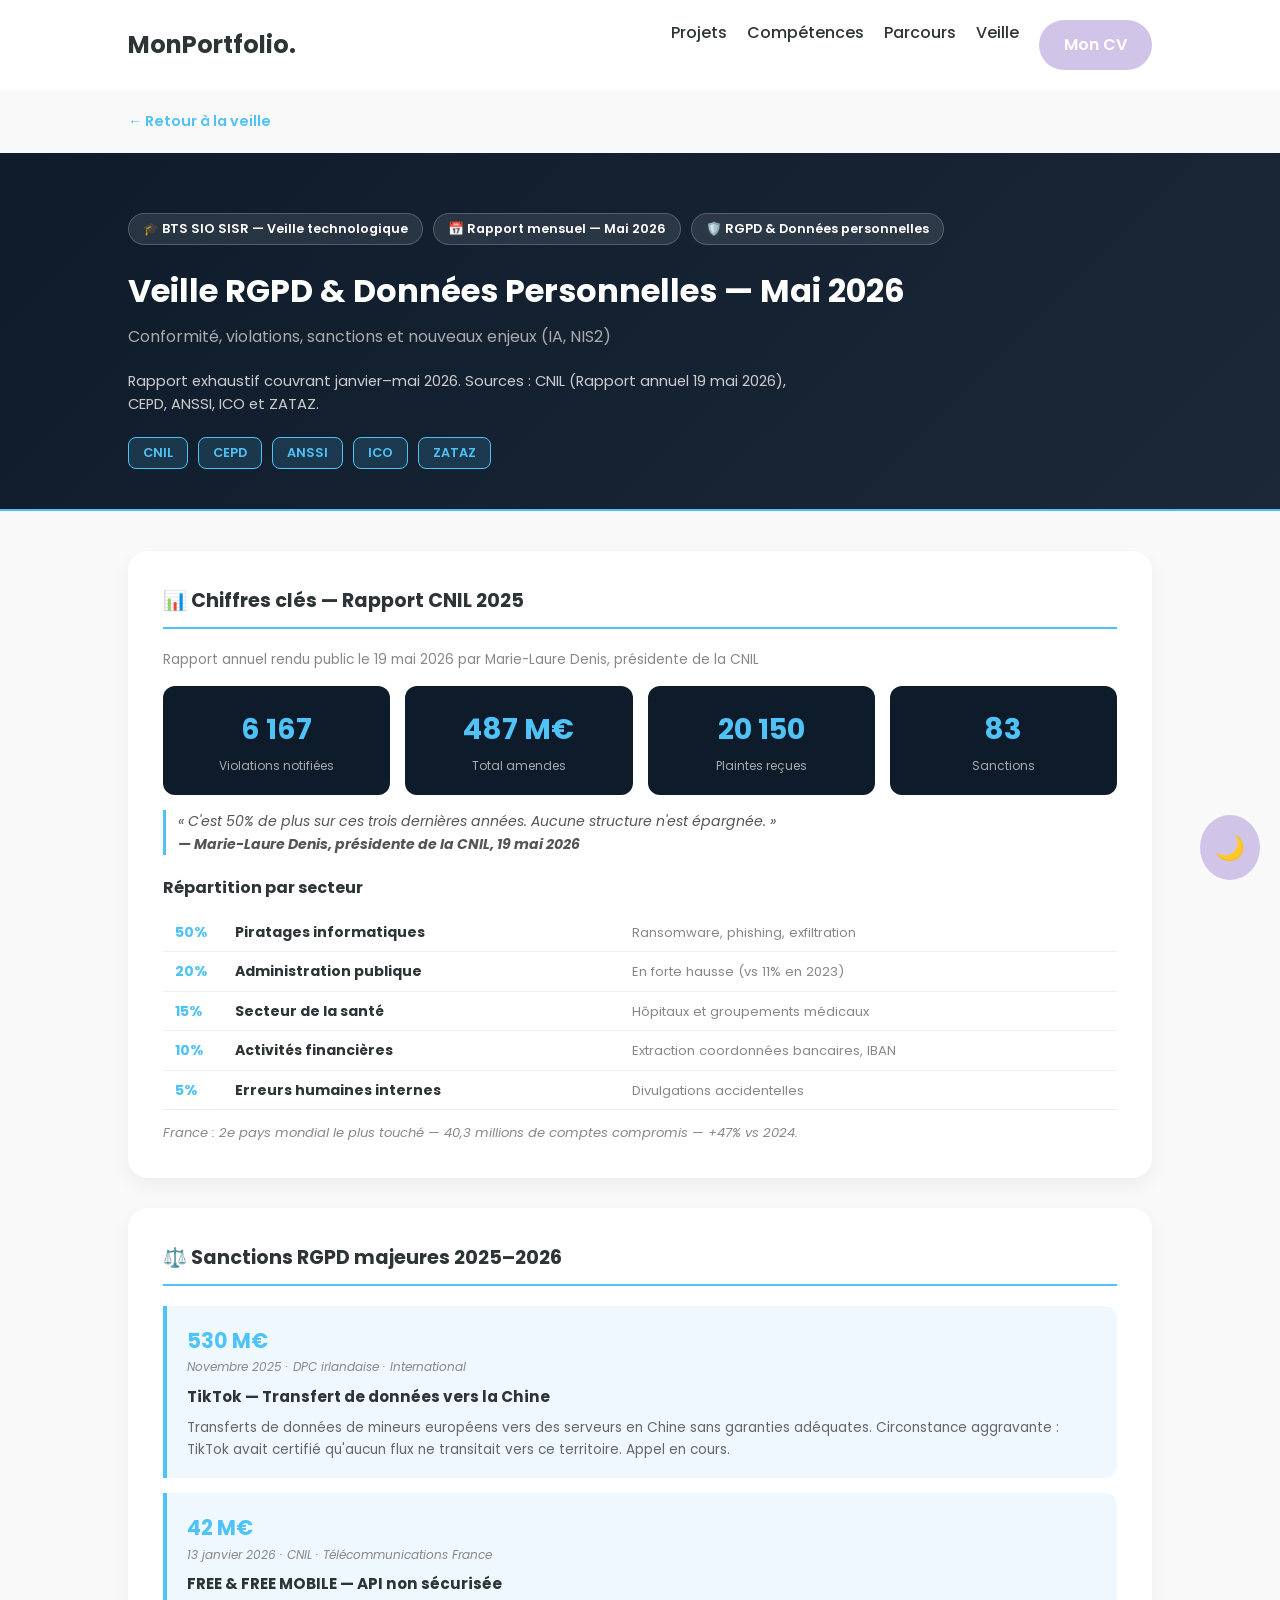
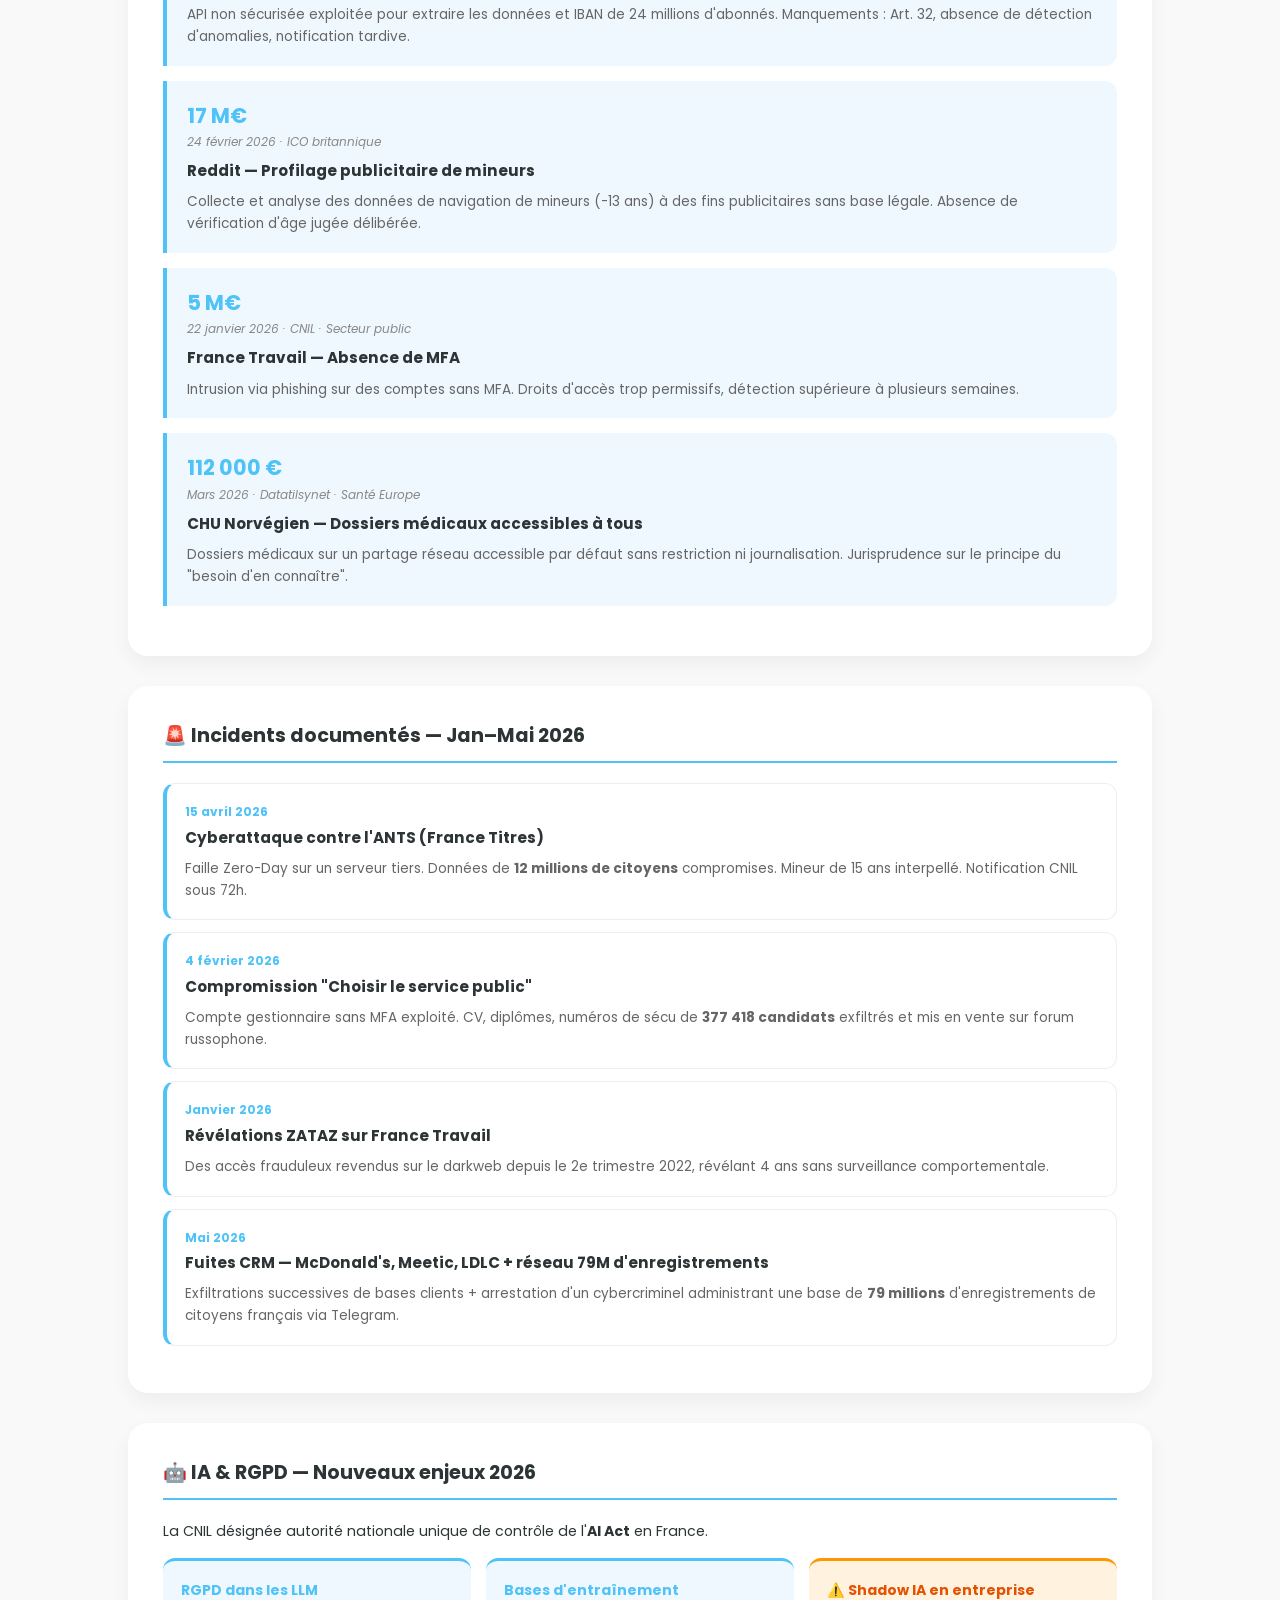
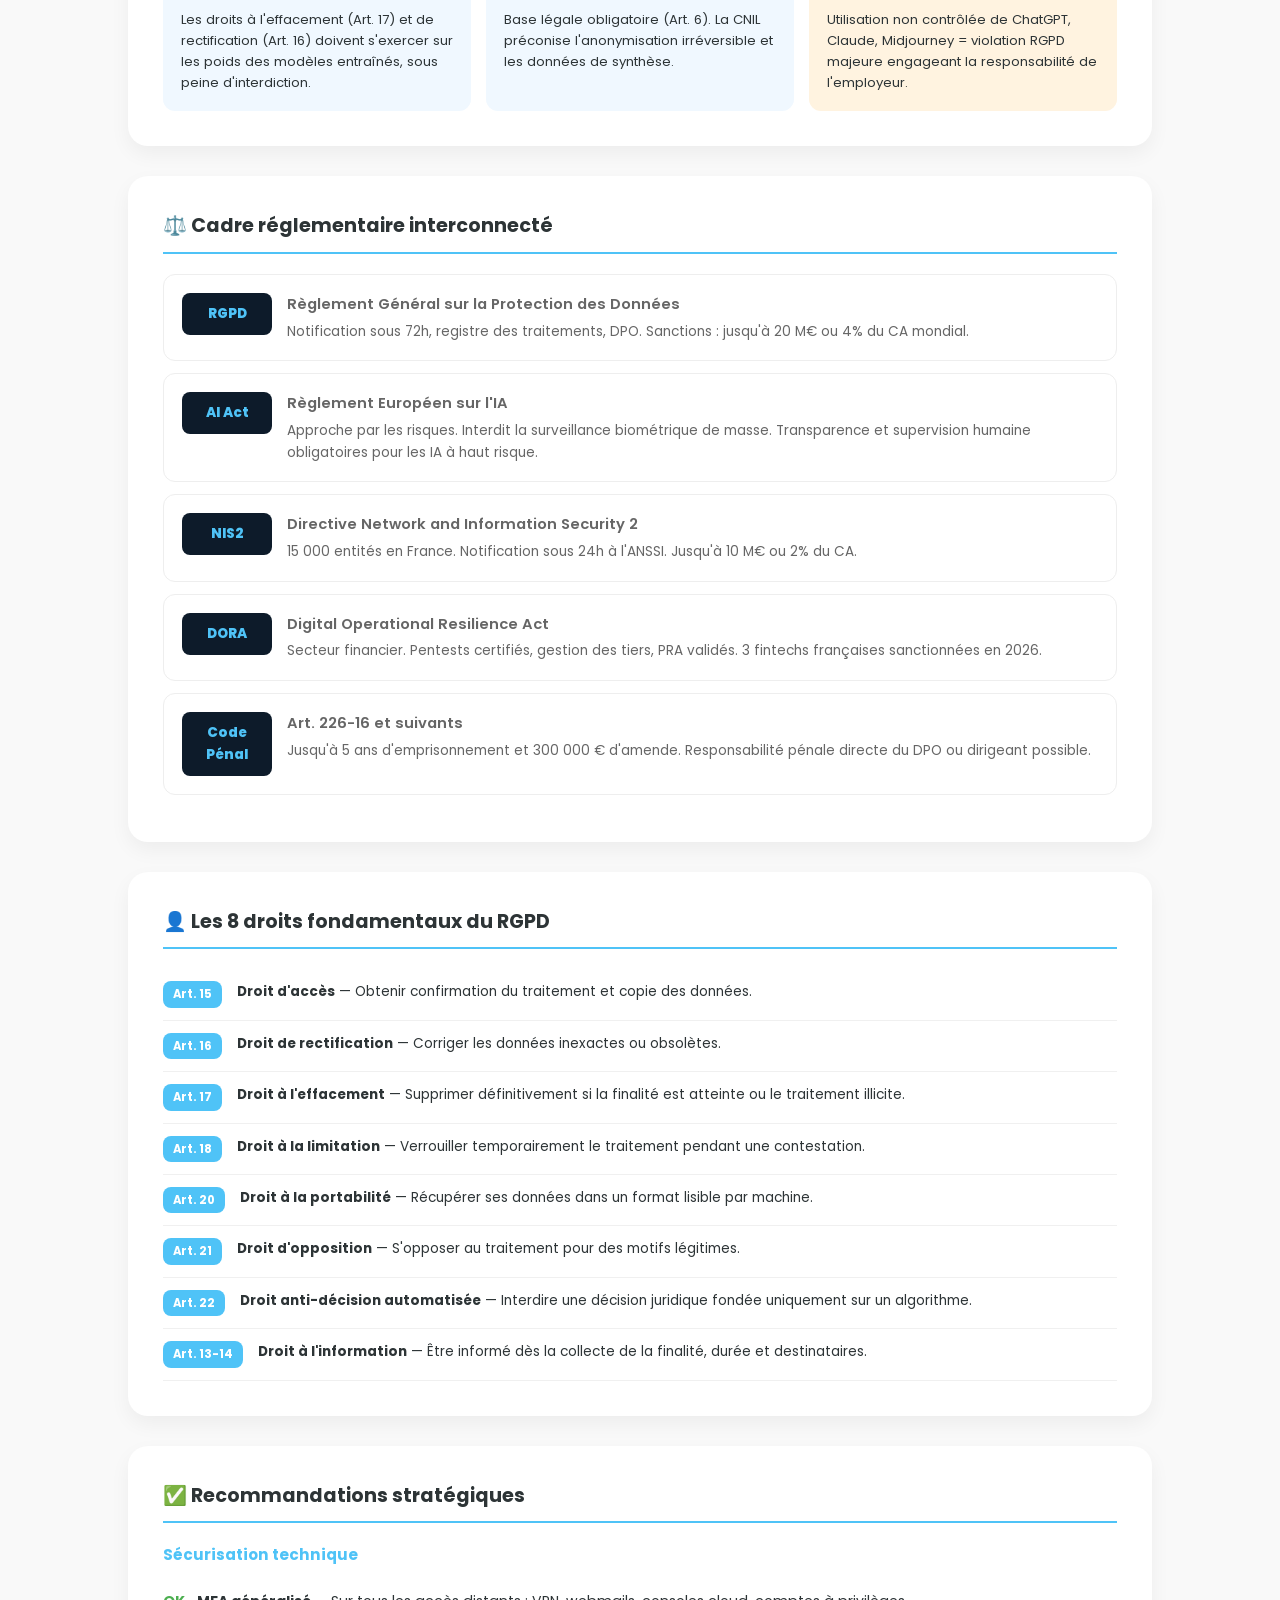
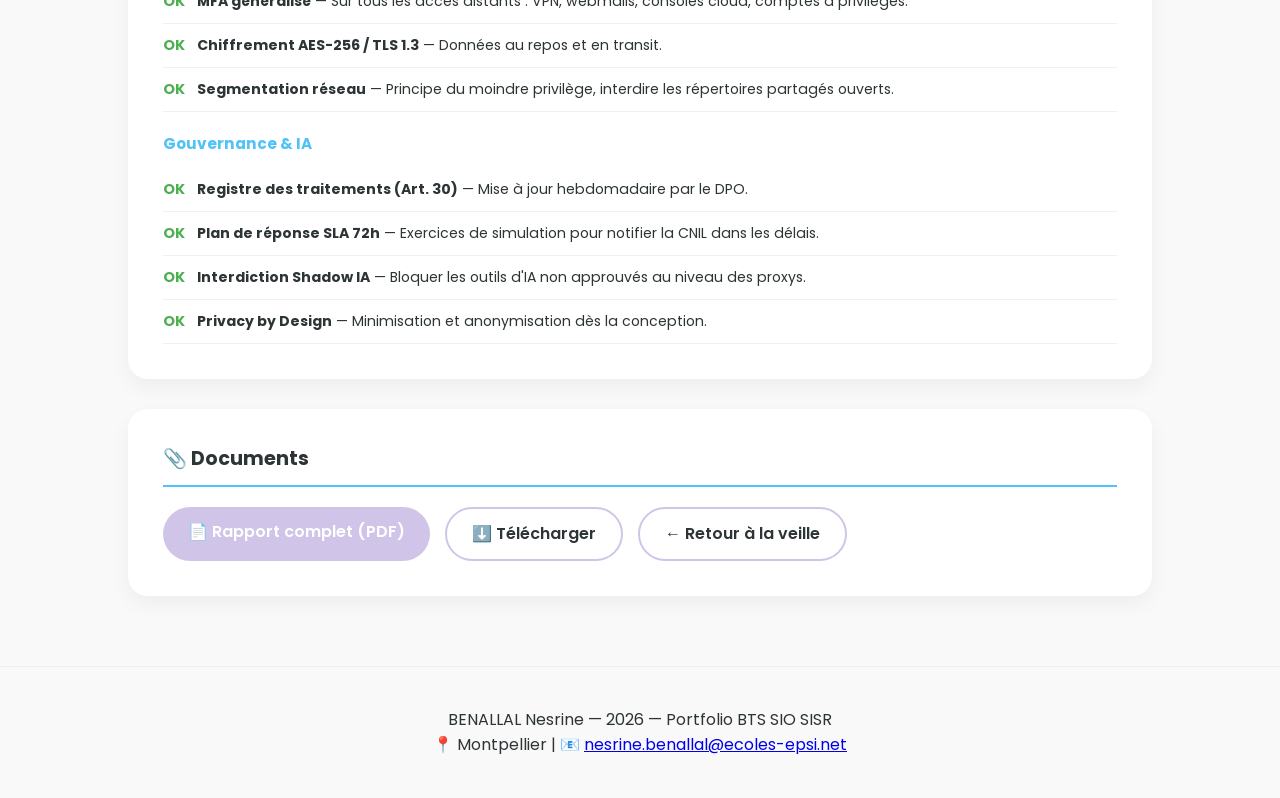
<file: veille-rgpd.html>
<!DOCTYPE html>
<html lang="fr">
<head>
    <meta charset="UTF-8">
    <meta name="viewport" content="width=device-width, initial-scale=1.0">
    <title>Veille RGPD - Nesrine Benallal</title>
    <link rel="stylesheet" href="style.css">
    <link href="https://fonts.googleapis.com/css2?family=Poppins:wght@300;400;600&display=swap" rel="stylesheet">
    <style>
        .veille-hero { background: linear-gradient(135deg, #0d1b2a 0%, #1b2838 100%); padding: 60px 10% 40px; border-bottom: 2px solid #4fc3f7; color: white; }
        .veille-hero h1 { font-size: 2rem; margin-bottom: 8px; color: white; }
        .veille-hero .subtitle { font-size: 1rem; color: #aaa; margin-bottom: 20px; }
        .badge-row { display: flex; flex-wrap: wrap; gap: 10px; margin-bottom: 20px; }
        .badge { background: rgba(255,255,255,0.1); border: 1px solid rgba(255,255,255,0.2); border-radius: 20px; padding: 5px 14px; font-size: 0.8rem; font-weight: 600; color: white; }
        .sources-bar { display: flex; flex-wrap: wrap; gap: 10px; margin-top: 20px; }
        .source-chip { background: rgba(79,195,247,0.15); border: 1px solid #4fc3f7; border-radius: 8px; padding: 5px 14px; font-size: 0.8rem; font-weight: 600; color: #4fc3f7; }
        .chapitre { background: var(--white); border-radius: 20px; box-shadow: 0 8px 20px rgba(0,0,0,0.05); padding: 35px; margin-bottom: 30px; }
        body.dark-theme .chapitre { background: #252545; }
        .chapitre h2 { font-size: 1.2rem; margin-bottom: 20px; padding-bottom: 10px; border-bottom: 2px solid #4fc3f7; }
        .stats-grid { display: grid; grid-template-columns: repeat(auto-fit, minmax(150px, 1fr)); gap: 15px; margin: 15px 0; }
        .stat-card { background: #0d1b2a; border-radius: 12px; padding: 20px; text-align: center; color: white; }
        .stat-card .number { font-size: 1.8rem; font-weight: 700; color: #4fc3f7; }
        .stat-card .label { font-size: 0.75rem; color: #aaa; margin-top: 4px; }
        .sanction-card { border-left: 4px solid #4fc3f7; padding: 18px 20px; background: #f0f8ff; border-radius: 0 12px 12px 0; margin-bottom: 15px; }
        body.dark-theme .sanction-card { background: #0d1b2a; }
        .sanction-card .montant { font-size: 1.3rem; font-weight: 700; color: #4fc3f7; }
        .sanction-card h4 { font-size: 0.95rem; margin: 4px 0 8px; }
        .sanction-card p { font-size: 0.85rem; color: #666; }
        body.dark-theme .sanction-card p { color: #aaa; }
        .sanction-card .categorie { font-size: 0.75rem; color: #888; font-style: italic; margin-bottom: 8px; }
        .droit-item { display: flex; gap: 15px; padding: 12px 0; border-bottom: 1px solid #f0f0f0; align-items: flex-start; }
        body.dark-theme .droit-item { border-bottom-color: #3a3660; }
        .droit-art { background: #4fc3f7; color: white; border-radius: 8px; padding: 4px 10px; font-size: 0.72rem; font-weight: 700; flex-shrink: 0; white-space: nowrap; }
        .droit-item p { font-size: 0.85rem; margin: 0; }
        .regle-card { display: grid; grid-template-columns: 90px 1fr; gap: 15px; border: 1px solid #eee; border-radius: 12px; padding: 18px; margin-bottom: 12px; align-items: start; }
        body.dark-theme .regle-card { border-color: #3a3660; }
        .regle-card .sigle { background: #0d1b2a; color: #4fc3f7; border-radius: 8px; padding: 10px; text-align: center; font-weight: 800; font-size: 0.85rem; }
        .regle-card p { font-size: 0.85rem; color: #666; margin-top: 4px; }
        body.dark-theme .regle-card p { color: #aaa; }
        .reco-item { display: flex; align-items: flex-start; gap: 12px; padding: 10px 0; border-bottom: 1px solid #f0f0f0; }
        body.dark-theme .reco-item { border-bottom-color: #3a3660; }
        .reco-ok { color: #4caf50; font-weight: 700; font-size: 0.9rem; flex-shrink: 0; }
        .reco-item p { font-size: 0.88rem; margin: 0; }
        .incident-card { border: 1px solid #eee; border-radius: 12px; padding: 18px; margin-bottom: 12px; border-left: 4px solid #4fc3f7; }
        body.dark-theme .incident-card { border-color: #3a3660; }
        .incident-card .date { font-size: 0.75rem; color: #4fc3f7; font-weight: 700; }
        .incident-card h4 { font-size: 0.95rem; margin: 4px 0 8px; }
        .incident-card p { font-size: 0.85rem; color: #666; }
        body.dark-theme .incident-card p { color: #aaa; }
        .back-btn { display: inline-block; margin: 20px 10%; color: #4fc3f7; text-decoration: none; font-weight: 600; font-size: 0.9rem; }
        .typo-table { width: 100%; border-collapse: collapse; font-size: 0.88rem; margin-top: 12px; }
        .typo-table td { padding: 8px 12px; border-bottom: 1px solid #eee; }
        body.dark-theme .typo-table td { border-bottom-color: #3a3660; }
        .typo-table td:first-child { font-weight: 700; color: #4fc3f7; width: 60px; }
    </style>
</head>
<body>
    <button id="theme-toggle" class="theme-btn">🌙</button>
    <nav>
        <div class="logo">MonPortfolio.</div>
        <div class="burger" id="burger"><span></span><span></span><span></span></div>
        <ul class="nav-links" id="nav-links">
            <li><a href="index.html#projets">Projets</a></li>
            <li><a href="index.html#competences">Compétences</a></li>
            <li><a href="index.html#parcours">Parcours</a></li>
            <li><a href="index.html#veille">Veille</a></li>
            <li><a href="CV Benallal Nesrine.pdf" download class="btn-cv">Mon CV</a></li>
        </ul>
    </nav>

    <a href="index.html#veille" class="back-btn">← Retour à la veille</a>

    <div class="veille-hero">
        <div class="badge-row">
            <span class="badge">🎓 BTS SIO SISR — Veille technologique</span>
            <span class="badge">📅 Rapport mensuel — Mai 2026</span>
            <span class="badge">🛡️ RGPD & Données personnelles</span>
        </div>
        <h1>Veille RGPD & Données Personnelles — Mai 2026</h1>
        <p class="subtitle">Conformité, violations, sanctions et nouveaux enjeux (IA, NIS2)</p>
        <p style="font-size:0.92rem; color:#ccc; max-width:700px;">Rapport exhaustif couvrant janvier–mai 2026. Sources : CNIL (Rapport annuel 19 mai 2026), CEPD, ANSSI, ICO et ZATAZ.</p>
        <div class="sources-bar">
            <span class="source-chip">CNIL</span>
            <span class="source-chip">CEPD</span>
            <span class="source-chip">ANSSI</span>
            <span class="source-chip">ICO</span>
            <span class="source-chip">ZATAZ</span>
        </div>
    </div>

    <div class="container">

        <div class="chapitre">
            <h2>📊 Chiffres clés — Rapport CNIL 2025</h2>
            <p style="font-size:0.85rem; color:#888; margin-bottom:15px;">Rapport annuel rendu public le 19 mai 2026 par Marie-Laure Denis, présidente de la CNIL</p>
            <div class="stats-grid">
                <div class="stat-card"><div class="number">6 167</div><div class="label">Violations notifiées</div></div>
                <div class="stat-card"><div class="number">487 M€</div><div class="label">Total amendes</div></div>
                <div class="stat-card"><div class="number">20 150</div><div class="label">Plaintes reçues</div></div>
                <div class="stat-card"><div class="number">83</div><div class="label">Sanctions</div></div>
            </div>
            <p style="margin-top:15px; font-size:0.88rem; font-style:italic; color:#555; border-left:3px solid #4fc3f7; padding-left:12px;">
                « C'est 50% de plus sur ces trois dernières années. Aucune structure n'est épargnée. »<br>
                <strong>— Marie-Laure Denis, présidente de la CNIL, 19 mai 2026</strong>
            </p>
            <h3 style="margin-top:20px; font-size:1rem;">Répartition par secteur</h3>
            <table class="typo-table">
                <tr><td>50%</td><td><strong>Piratages informatiques</strong></td><td style="color:#888; font-size:0.82rem;">Ransomware, phishing, exfiltration</td></tr>
                <tr><td>20%</td><td><strong>Administration publique</strong></td><td style="color:#888; font-size:0.82rem;">En forte hausse (vs 11% en 2023)</td></tr>
                <tr><td>15%</td><td><strong>Secteur de la santé</strong></td><td style="color:#888; font-size:0.82rem;">Hôpitaux et groupements médicaux</td></tr>
                <tr><td>10%</td><td><strong>Activités financières</strong></td><td style="color:#888; font-size:0.82rem;">Extraction coordonnées bancaires, IBAN</td></tr>
                <tr><td>5%</td><td><strong>Erreurs humaines internes</strong></td><td style="color:#888; font-size:0.82rem;">Divulgations accidentelles</td></tr>
            </table>
            <p style="margin-top:12px; font-size:0.82rem; color:#888; font-style:italic;">France : 2e pays mondial le plus touché — 40,3 millions de comptes compromis — +47% vs 2024.</p>
        </div>

        <div class="chapitre">
            <h2>⚖️ Sanctions RGPD majeures 2025–2026</h2>
            <div class="sanction-card">
                <div class="montant">530 M€</div>
                <div class="categorie">Novembre 2025 · DPC irlandaise · International</div>
                <h4>TikTok — Transfert de données vers la Chine</h4>
                <p>Transferts de données de mineurs européens vers des serveurs en Chine sans garanties adéquates. Circonstance aggravante : TikTok avait certifié qu'aucun flux ne transitait vers ce territoire. Appel en cours.</p>
            </div>
            <div class="sanction-card">
                <div class="montant">42 M€</div>
                <div class="categorie">13 janvier 2026 · CNIL · Télécommunications France</div>
                <h4>FREE & FREE MOBILE — API non sécurisée</h4>
                <p>API non sécurisée exploitée pour extraire les données et IBAN de 24 millions d'abonnés. Manquements : Art. 32, absence de détection d'anomalies, notification tardive.</p>
            </div>
            <div class="sanction-card">
                <div class="montant">17 M€</div>
                <div class="categorie">24 février 2026 · ICO britannique</div>
                <h4>Reddit — Profilage publicitaire de mineurs</h4>
                <p>Collecte et analyse des données de navigation de mineurs (-13 ans) à des fins publicitaires sans base légale. Absence de vérification d'âge jugée délibérée.</p>
            </div>
            <div class="sanction-card">
                <div class="montant">5 M€</div>
                <div class="categorie">22 janvier 2026 · CNIL · Secteur public</div>
                <h4>France Travail — Absence de MFA</h4>
                <p>Intrusion via phishing sur des comptes sans MFA. Droits d'accès trop permissifs, détection supérieure à plusieurs semaines.</p>
            </div>
            <div class="sanction-card">
                <div class="montant">112 000 €</div>
                <div class="categorie">Mars 2026 · Datatilsynet · Santé Europe</div>
                <h4>CHU Norvégien — Dossiers médicaux accessibles à tous</h4>
                <p>Dossiers médicaux sur un partage réseau accessible par défaut sans restriction ni journalisation. Jurisprudence sur le principe du "besoin d'en connaître".</p>
            </div>
        </div>

        <div class="chapitre">
            <h2>🚨 Incidents documentés — Jan–Mai 2026</h2>
            <div class="incident-card">
                <div class="date">15 avril 2026</div>
                <h4>Cyberattaque contre l'ANTS (France Titres)</h4>
                <p>Faille Zero-Day sur un serveur tiers. Données de <strong>12 millions de citoyens</strong> compromises. Mineur de 15 ans interpellé. Notification CNIL sous 72h.</p>
            </div>
            <div class="incident-card">
                <div class="date">4 février 2026</div>
                <h4>Compromission "Choisir le service public"</h4>
                <p>Compte gestionnaire sans MFA exploité. CV, diplômes, numéros de sécu de <strong>377 418 candidats</strong> exfiltrés et mis en vente sur forum russophone.</p>
            </div>
            <div class="incident-card">
                <div class="date">Janvier 2026</div>
                <h4>Révélations ZATAZ sur France Travail</h4>
                <p>Des accès frauduleux revendus sur le darkweb depuis le 2e trimestre 2022, révélant 4 ans sans surveillance comportementale.</p>
            </div>
            <div class="incident-card">
                <div class="date">Mai 2026</div>
                <h4>Fuites CRM — McDonald's, Meetic, LDLC + réseau 79M d'enregistrements</h4>
                <p>Exfiltrations successives de bases clients + arrestation d'un cybercriminel administrant une base de <strong>79 millions</strong> d'enregistrements de citoyens français via Telegram.</p>
            </div>
        </div>

        <div class="chapitre">
            <h2>🤖 IA & RGPD — Nouveaux enjeux 2026</h2>
            <p style="font-size:0.88rem; margin-bottom:15px;">La CNIL désignée autorité nationale unique de contrôle de l'<strong>AI Act</strong> en France.</p>
            <div style="display:grid; grid-template-columns: repeat(auto-fit, minmax(230px, 1fr)); gap:15px;">
                <div style="background:#f0f8ff; border-radius:12px; padding:18px; border-top:3px solid #4fc3f7;">
                    <p style="font-weight:700; font-size:0.88rem; color:#4fc3f7; margin:0 0 8px;">RGPD dans les LLM</p>
                    <p style="font-size:0.82rem;">Les droits à l'effacement (Art. 17) et de rectification (Art. 16) doivent s'exercer sur les poids des modèles entraînés, sous peine d'interdiction.</p>
                </div>
                <div style="background:#f0f8ff; border-radius:12px; padding:18px; border-top:3px solid #4fc3f7;">
                    <p style="font-weight:700; font-size:0.88rem; color:#4fc3f7; margin:0 0 8px;">Bases d'entraînement</p>
                    <p style="font-size:0.82rem;">Base légale obligatoire (Art. 6). La CNIL préconise l'anonymisation irréversible et les données de synthèse.</p>
                </div>
                <div style="background:#fff3e0; border-radius:12px; padding:18px; border-top:3px solid #ff9800;">
                    <p style="font-weight:700; font-size:0.88rem; color:#e65100; margin:0 0 8px;">⚠️ Shadow IA en entreprise</p>
                    <p style="font-size:0.82rem;">Utilisation non contrôlée de ChatGPT, Claude, Midjourney = violation RGPD majeure engageant la responsabilité de l'employeur.</p>
                </div>
            </div>
        </div>

        <div class="chapitre">
            <h2>⚖️ Cadre réglementaire interconnecté</h2>
            <div class="regle-card"><div class="sigle">RGPD</div><div><p style="font-weight:600; font-size:0.92rem; margin:0;">Règlement Général sur la Protection des Données</p><p>Notification sous 72h, registre des traitements, DPO. Sanctions : jusqu'à 20 M€ ou 4% du CA mondial.</p></div></div>
            <div class="regle-card"><div class="sigle">AI Act</div><div><p style="font-weight:600; font-size:0.92rem; margin:0;">Règlement Européen sur l'IA</p><p>Approche par les risques. Interdit la surveillance biométrique de masse. Transparence et supervision humaine obligatoires pour les IA à haut risque.</p></div></div>
            <div class="regle-card"><div class="sigle">NIS2</div><div><p style="font-weight:600; font-size:0.92rem; margin:0;">Directive Network and Information Security 2</p><p>15 000 entités en France. Notification sous 24h à l'ANSSI. Jusqu'à 10 M€ ou 2% du CA.</p></div></div>
            <div class="regle-card"><div class="sigle">DORA</div><div><p style="font-weight:600; font-size:0.92rem; margin:0;">Digital Operational Resilience Act</p><p>Secteur financier. Pentests certifiés, gestion des tiers, PRA validés. 3 fintechs françaises sanctionnées en 2026.</p></div></div>
            <div class="regle-card"><div class="sigle">Code Pénal</div><div><p style="font-weight:600; font-size:0.92rem; margin:0;">Art. 226-16 et suivants</p><p>Jusqu'à 5 ans d'emprisonnement et 300 000 € d'amende. Responsabilité pénale directe du DPO ou dirigeant possible.</p></div></div>
        </div>

        <div class="chapitre">
            <h2>👤 Les 8 droits fondamentaux du RGPD</h2>
            <div class="droit-item"><span class="droit-art">Art. 15</span><p><strong>Droit d'accès</strong> — Obtenir confirmation du traitement et copie des données.</p></div>
            <div class="droit-item"><span class="droit-art">Art. 16</span><p><strong>Droit de rectification</strong> — Corriger les données inexactes ou obsolètes.</p></div>
            <div class="droit-item"><span class="droit-art">Art. 17</span><p><strong>Droit à l'effacement</strong> — Supprimer définitivement si la finalité est atteinte ou le traitement illicite.</p></div>
            <div class="droit-item"><span class="droit-art">Art. 18</span><p><strong>Droit à la limitation</strong> — Verrouiller temporairement le traitement pendant une contestation.</p></div>
            <div class="droit-item"><span class="droit-art">Art. 20</span><p><strong>Droit à la portabilité</strong> — Récupérer ses données dans un format lisible par machine.</p></div>
            <div class="droit-item"><span class="droit-art">Art. 21</span><p><strong>Droit d'opposition</strong> — S'opposer au traitement pour des motifs légitimes.</p></div>
            <div class="droit-item"><span class="droit-art">Art. 22</span><p><strong>Droit anti-décision automatisée</strong> — Interdire une décision juridique fondée uniquement sur un algorithme.</p></div>
            <div class="droit-item"><span class="droit-art">Art. 13-14</span><p><strong>Droit à l'information</strong> — Être informé dès la collecte de la finalité, durée et destinataires.</p></div>
        </div>

        <div class="chapitre">
            <h2>✅ Recommandations stratégiques</h2>
            <h3 style="font-size:0.95rem; margin-bottom:12px; color:#4fc3f7;">Sécurisation technique</h3>
            <div class="reco-item"><span class="reco-ok">OK</span><p><strong>MFA généralisé</strong> — Sur tous les accès distants : VPN, webmails, consoles cloud, comptes à privilèges.</p></div>
            <div class="reco-item"><span class="reco-ok">OK</span><p><strong>Chiffrement AES-256 / TLS 1.3</strong> — Données au repos et en transit.</p></div>
            <div class="reco-item"><span class="reco-ok">OK</span><p><strong>Segmentation réseau</strong> — Principe du moindre privilège, interdire les répertoires partagés ouverts.</p></div>
            <h3 style="font-size:0.95rem; margin:20px 0 12px; color:#4fc3f7;">Gouvernance & IA</h3>
            <div class="reco-item"><span class="reco-ok">OK</span><p><strong>Registre des traitements (Art. 30)</strong> — Mise à jour hebdomadaire par le DPO.</p></div>
            <div class="reco-item"><span class="reco-ok">OK</span><p><strong>Plan de réponse SLA 72h</strong> — Exercices de simulation pour notifier la CNIL dans les délais.</p></div>
            <div class="reco-item"><span class="reco-ok">OK</span><p><strong>Interdiction Shadow IA</strong> — Bloquer les outils d'IA non approuvés au niveau des proxys.</p></div>
            <div class="reco-item"><span class="reco-ok">OK</span><p><strong>Privacy by Design</strong> — Minimisation et anonymisation dès la conception.</p></div>
        </div>

        <div class="chapitre">
            <h2>📎 Documents</h2>
            <div style="display:flex; gap:15px; flex-wrap:wrap;">
                <a href="Veille_RGPD_Mai2026_Complet.pdf" target="_blank" class="btn-main">📄 Rapport complet (PDF)</a>
                <a href="Veille_RGPD_Mai2026_Complet.pdf" download class="btn-secondary">⬇️ Télécharger</a>
                <a href="index.html#veille" class="btn-secondary">← Retour à la veille</a>
            </div>
        </div>

    </div>

    <footer>
        <p>BENALLAL Nesrine — 2026 — Portfolio BTS SIO SISR</p>
        <p>📍 Montpellier | 📧 <a href="mailto:nesrine.benallal@ecoles-epsi.net">nesrine.benallal@ecoles-epsi.net</a></p>
    </footer>
    <script src="script.js"></script>
</body>
</html>
</file>
<file: style.css>
/* --- VARIABLES ET RESET --- */
:root {
    --purple: #D1C4E9;
    --blue: #BBDEFB;
    --pink: #F8BBD0;
    --dark: #2D3436;
    --light: #F9F9F9;
    --white: #ffffff;
}

* { margin: 0; padding: 0; box-sizing: border-box; font-family: 'Poppins', sans-serif; }

body {
    background-color: var(--light);
    color: var(--dark);
    line-height: 1.6;
    transition: background-color 0.3s, color 0.3s;
    overflow-x: hidden;
}

/* --- NAVIGATION --- */
nav {
    display: flex; justify-content: space-between; align-items: center;
    padding: 20px 10%; background: rgba(255, 255, 255, 0.9);
    backdrop-filter: blur(10px); position: sticky; top: 0; z-index: 1000;
}
.logo { font-size: 1.5rem; font-weight: 700; color: var(--dark); }
nav ul { display: flex; list-style: none; }
nav ul li { margin-left: 20px; }
nav ul li a { text-decoration: none; color: var(--dark); font-weight: 500; }

/* --- BURGER --- */
.burger { display: none; cursor: pointer; flex-direction: column; gap: 5px; z-index: 1100; }
.burger span { width: 25px; height: 3px; background-color: var(--dark); border-radius: 3px; transition: 0.3s; }

/* --- CONTAINER & GRID --- */
.container { padding: 40px 10%; }
.grid { display: grid; grid-template-columns: repeat(auto-fit, minmax(300px, 1fr)); gap: 25px; }

.card-link { text-decoration: none; color: inherit; display: block; }

.card {
    background: var(--white); padding: 30px; border-radius: 20px;
    box-shadow: 0 8px 20px rgba(0,0,0,0.05); transition: 0.3s;
    height: 100%;
}
.card:hover { transform: translateY(-10px); border: 1px solid var(--purple); }

.click-info { margin-top: 15px; color: var(--purple); font-weight: 600; font-size: 0.9rem; }

/* --- BOUTONS --- */
.btn-main, .btn-secondary, .btn-cv { 
    padding: 12px 25px; border-radius: 30px; text-decoration: none; 
    font-weight: 600; display: inline-block; transition: 0.3s;
}
.btn-main, .btn-cv { background: var(--purple); color: white !important; }
.btn-main:hover, .btn-cv:hover { transform: translateY(-3px); box-shadow: 0 4px 15px rgba(209, 196, 233, 0.4); }
.btn-secondary { 
    border: 2px solid var(--purple); color: var(--dark); 
    background: transparent;
}
.btn-secondary:hover { background: var(--purple); color: white; }

/* --- TABLEAUX & SKILLS --- */
.comp-table { width: 100%; border-collapse: collapse; margin-top: 10px; }
.comp-table td { padding: 8px 0; border-bottom: 1px solid #eee; font-size: 0.9rem; }
.progress-bar { background: #eee; height: 10px; border-radius: 5px; margin: 10px 0; overflow: hidden; }
.progress { background: linear-gradient(to right, var(--blue), var(--purple)); height: 100%; width: 0%; transition: 1.5s ease-in-out; }

.comp-item-mini { margin-bottom: 15px; }
.comp-item-mini p { font-size: 0.88rem; font-weight: 600; margin-bottom: 5px; }

.skill-bubble { 
    background: var(--white); padding: 8px 20px; border-radius: 50px; 
    border: 2px solid var(--pink); font-size: 0.85rem; display: inline-block; margin: 5px;
}
.soft-skills-container { margin-top: 40px; }
.skills-tags { display: flex; flex-wrap: wrap; gap: 10px; }

/* --- HERO & GRADIENT --- */
.txt-gradient { 
    background: linear-gradient(45deg, #b19cd9, #ffb7ce); 
    -webkit-background-clip: text; 
    -webkit-text-fill-color: transparent; 
}

/* --- SECTIONS DÉTAILLÉES (Projets & Stages) --- */
.section-hero {
    background: linear-gradient(135deg, #f3eeff, #fff0f8);
    padding: 60px 10% 40px;
    border-bottom: 1px solid #e0d7f5;
}
body.dark-theme .section-hero {
    background: linear-gradient(135deg, #1e1b35, #252545);
    border-bottom: 1px solid #3a3660;
}

.section-hero h1 { font-size: 2rem; margin-bottom: 8px; }
.section-hero .subtitle { font-size: 1rem; color: #777; margin-bottom: 20px; }
body.dark-theme .section-hero .subtitle { color: #aaa; }

.badge-row { display: flex; flex-wrap: wrap; gap: 10px; margin-bottom: 20px; }
.badge {
    background: white; border: 1px solid #ddd;
    border-radius: 20px; padding: 5px 14px;
    font-size: 0.8rem; font-weight: 600;
}
body.dark-theme .badge { background: #2e2b50; border-color: #4a4770; color: white; }

/* --- CHAPITRES (Sections de contenu) --- */
.chapitre {
    background: var(--white); border-radius: 20px;
    box-shadow: 0 8px 20px rgba(0,0,0,0.05);
    padding: 35px; margin-bottom: 30px;
}
body.dark-theme .chapitre { background: #252545; }

.chapitre h2 {
    font-size: 1.2rem; margin-bottom: 20px;
    padding-bottom: 10px; border-bottom: 2px solid var(--purple);
    display: flex; align-items: center; gap: 10px;
}

/* --- BLOCS DE MISSIONS --- */
.mission-block {
    margin-bottom: 25px; padding-left: 15px;
    border-left: 3px solid #e8e0f7;
}
body.dark-theme .mission-block { border-left-color: #3a3660; }

.mission-block h3 { font-size: 1rem; margin-bottom: 8px; color: #7c65c1; }
body.dark-theme .mission-block h3 { color: #b19cd9; }

.mission-block ul { margin-left: 20px; }
.mission-block li { margin-bottom: 6px; font-size: 0.92rem; }

/* --- TAGS D'OUTILS --- */
.tools-used { display: flex; flex-wrap: wrap; gap: 8px; margin-top: 10px; }
.tool-tag {
    background: #f0ebff; color: #6a4fc1;
    border-radius: 10px; padding: 3px 12px;
    font-size: 0.78rem; font-weight: 600;
}
body.dark-theme .tool-tag { background: #3a3360; color: #c9b8f7; }

/* --- BILAN (Grille de compétences) --- */
.bilan-grid {
    display: grid; grid-template-columns: repeat(auto-fit, minmax(220px, 1fr));
    gap: 20px; margin-top: 15px;
}
.bilan-item { 
    background: #f9f7ff; border-radius: 15px; padding: 20px;
}
body.dark-theme .bilan-item { background: #1e1b35; }

.bilan-item h4 { font-size: 0.9rem; margin-bottom: 8px; color: #7c65c1; }
body.dark-theme .bilan-item h4 { color: #b19cd9; }
.bilan-item p { font-size: 0.85rem; }

/* --- SCHÉMAS & CODE --- */
.schema {
    background: #f9f7ff; border: 1px solid #e0d7f5;
    border-radius: 15px; padding: 25px;
    font-family: monospace; font-size: 0.85rem;
    line-height: 2; color: #7c65c1; margin: 15px 0;
}
body.dark-theme .schema { background: #1e1b35; border-color: #3a3660; color: #b19cd9; }

/* --- TABLEAU ENTREPRISE --- */
.entreprise-table { width: 100%; border-collapse: collapse; margin-top: 10px; font-size: 0.88rem; }
.entreprise-table td { padding: 9px 12px; border-bottom: 1px solid #eee; }
.entreprise-table td:first-child { font-weight: 600; width: 40%; }
body.dark-theme .entreprise-table td { border-bottom-color: #3a3660; }

/* --- TABLEAU SYNTHÈSE (Index) --- */
.synthese-table { width: 100%; border-collapse: collapse; font-size: 0.78rem; margin-top: 15px; }
.synthese-table th {
    background: var(--purple); color: #fff; padding: 8px 6px;
    text-align: center; font-weight: 600; font-size: 0.72rem; border: 1px solid #ccc;
}
.synthese-table td { padding: 7px 8px; border: 1px solid #e0e0e0; vertical-align: middle; }
.synthese-table tr:nth-child(even) td { background: #faf8ff; }
.dark-theme .synthese-table tr:nth-child(even) td { background: #1e1c38; }
.dark-theme .synthese-table td { border-color: #3a3660; color: white; }
.dark-theme .synthese-table th { background: #6a55aa; }
.synthese-table .check { text-align: center; font-size: 1rem; }
.synthese-table .periode { font-size: 0.72rem; color: #888; white-space: nowrap; }
.dark-theme .synthese-table .periode { color: #aaa; }
.synthese-table .section-header td {
    background: #ede7f6; font-weight: 700; font-size: 0.78rem;
    color: #5c35a0; border-top: 2px solid var(--purple);
}
.dark-theme .synthese-table .section-header td { background: #2a2050; color: #c5b0f0; }

/* --- CARTES ATTESTATIONS --- */
.attest-grid { display: grid; grid-template-columns: repeat(auto-fit, minmax(250px, 1fr)); gap: 20px; margin-top: 20px; }
.attest-card {
    background: var(--white); border-radius: 15px;
    box-shadow: 0 4px 15px rgba(0,0,0,0.06);
    padding: 22px; display: flex; flex-direction: column; gap: 10px;
}
.dark-theme .attest-card { background: #252545; }
.attest-card h4 { font-size: 0.95rem; margin: 0; }
.attest-card p { font-size: 0.82rem; color: #777; margin: 0; }
.dark-theme .attest-card p { color: #aaa; }

/* --- SECTION CONTACT --- */
.contact-section {
    background: linear-gradient(135deg, #f3eeff, #fff0f8);
    border-radius: 25px; padding: 50px; text-align: center; margin-top: 20px;
}
.dark-theme .contact-section { background: linear-gradient(135deg, #1e1a35, #251a30); }
.contact-section h2 { margin-bottom: 10px; }
.contact-section p { color: #777; margin-bottom: 25px; }
.dark-theme .contact-section p { color: #aaa; }
.contact-links { display: flex; justify-content: center; flex-wrap: wrap; gap: 15px; }

/* --- BOUTON RETOUR --- */
.back-btn {
    display: inline-block; margin: 20px 10%;
    color: #7c65c1; text-decoration: none;
    font-weight: 600; font-size: 0.9rem;
}
.back-btn:hover { text-decoration: underline; }

/* --- SÉPARATEUR DE SECTION --- */
.section-divider {
    text-align: center; padding: 10px 0 0;
    font-size: 0.75rem; font-weight: 700; letter-spacing: 2px;
    text-transform: uppercase; color: #bbb;
}

/* --- TAG (petits badges) --- */
.tag {
    display: inline-block; background: #f0ebff; color: #6a4fc1;
    border-radius: 10px; padding: 4px 12px;
    font-size: 0.75rem; font-weight: 600; margin-bottom: 10px;
}
.dark-theme .tag { background: #3a3360; color: #c9b8f7; }

/* --- BARRE INFO (sous le hero) --- */
.info-bar {
    display: flex; flex-wrap: wrap; gap: 15px;
    padding: 0 10% 40px; justify-content: center;
}
.info-chip {
    background: var(--white); border-radius: 50px;
    padding: 10px 22px; font-size: 0.88rem; font-weight: 600;
    box-shadow: 0 4px 12px rgba(0,0,0,0.06);
    display: flex; align-items: center; gap: 8px;
    text-decoration: none; color: var(--dark);
    transition: 0.2s;
}
.info-chip:hover { transform: translateY(-3px); border: 1px solid var(--purple); }
.dark-theme .info-chip { background: #252545; color: white; }

/* --- MODE SOMBRE --- */
body.dark-theme { background-color: #1a1a2e; color: #ffffff; }
.dark-theme nav { background: rgba(26, 26, 46, 0.95); }
.dark-theme .card { background: #252545 !important; }
.dark-theme h2, .dark-theme h3, .dark-theme td, .dark-theme p { color: white !important; }
.dark-theme .burger span { background-color: white; }
.dark-theme .skill-bubble { background: var(--purple) !important; color: #1a1a2e !important; border: none; }

.theme-btn { 
    position: fixed; bottom: 20px; right: 20px; 
    padding: 15px; border-radius: 50%; border: none; 
    background: var(--purple); cursor: pointer; font-size: 1.5rem; 
    z-index: 2000; transition: 0.3s;
}
.theme-btn:hover { transform: scale(1.1); }

/* --- MOBILE --- */
@media screen and (max-width: 768px) {
    .burger { display: flex; }
    .nav-links {
        position: fixed; right: 0; top: 0; height: 100vh; width: 70%;
        background-color: var(--white); flex-direction: column;
        align-items: center; justify-content: center;
        transform: translateX(100%); transition: 0.4s; z-index: 1000;
    }
    .nav-active { transform: translateX(0%); }
    body.dark-theme .nav-links { background-color: #1a1a2e; }
    
    .section-hero { padding: 50px 6% 30px; }
    .section-hero h1 { font-size: 1.5rem; }
    .container { padding: 30px 6%; }
    .synthese-table { font-size: 0.68rem; }
    .info-bar { padding: 0 6% 30px; }
    
    .bilan-grid { grid-template-columns: 1fr; }
    .mission-block { padding-left: 12px; }
}

footer { 
    text-align: center; padding: 40px; border-top: 1px solid #eee;
}
.dark-theme footer { border-top-color: #3a3660; }
</file>
